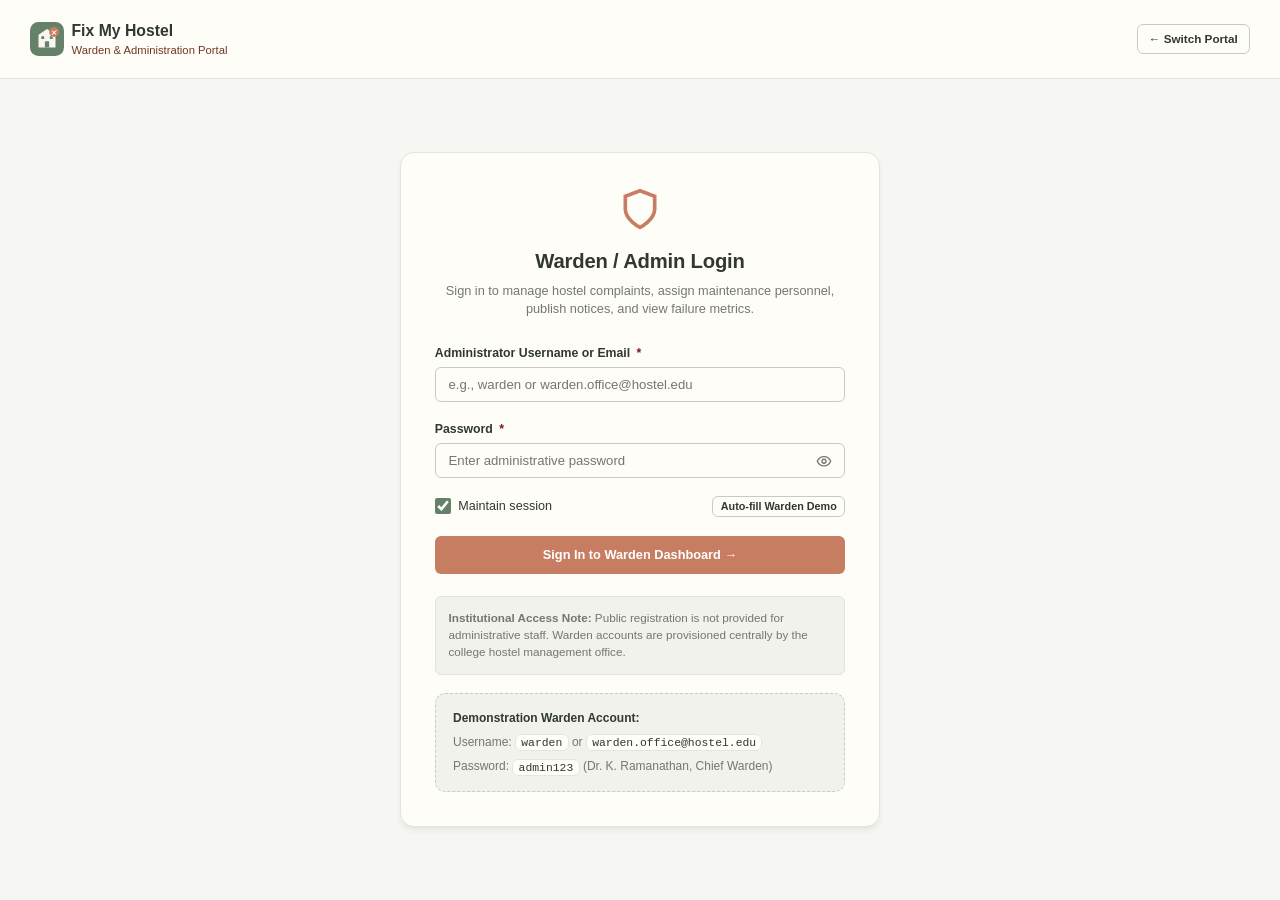
<file: analytics.html>
<!DOCTYPE html>
<html lang="en">
<head>
  <meta charset="UTF-8">
  <meta name="viewport" content="width=device-width, initial-scale=1.0">
  <title>Hostel Maintenance Analytics & Reports — Fix My Hostel</title>
  <meta name="description" content="Hostel complaint analytics, facility failure trends, category breakdowns, and CSV export.">
  <link rel="icon" type="image/svg+xml" href="assets/logo.svg">
  <link rel="stylesheet" href="css/style.css">
</head>
<body>

<div id="app-container">

  <!-- WARDEN SIDEBAR -->
  <aside class="app-sidebar" id="app-sidebar">
    <div class="sidebar-header">
      <img src="assets/logo.svg" alt="Fix My Hostel Logo" class="brand-logo" width="34" height="34">
      <div class="brand-text">
        <span class="brand-title">Fix My Hostel</span>
        <span class="brand-subtitle">Warden Administration</span>
      </div>
    </div>

    <div class="sidebar-role-indicator">
      <div class="role-tag-container">
        <span class="role-tag warden">Warden</span>
      </div>
      <span style="font-size: 0.72rem; color: var(--color-text-secondary);">Chief Warden</span>
    </div>

    <nav class="sidebar-nav">
      <div class="nav-section-title">Navigation</div>
      <ul class="nav-list">
        <li><a href="warden-dashboard.html" class="nav-item-btn"><svg viewBox="0 0 24 24" stroke="currentColor" fill="none"><path d="M12 22s8-4 8-10V5l-8-3-8 3v7c0 6 8 10 8 10z"/></svg><span>Overview</span></a></li>
        <li><a href="complaints.html" class="nav-item-btn"><svg viewBox="0 0 24 24" stroke="currentColor" fill="none"><rect width="8" height="4" x="8" y="2" rx="1" ry="1"/><path d="M16 4h2a2 2 0 0 1 2 2v14a2 2 0 0 1-2 2H6a2 2 0 0 1-2-2V6a2 2 0 0 1 2-2h2"/><line x1="8" y1="12" x2="16" y2="12"/><line x1="8" y1="16" x2="16" y2="16"/></svg><span>All Complaints</span></a></li>
        <li><a href="community.html" class="nav-item-btn"><svg viewBox="0 0 24 24" stroke="currentColor" fill="none"><path d="M16 21v-2a4 4 0 0 0-4-4H6a4 4 0 0 0-4 4v2"/><circle cx="9" cy="7" r="4"/><path d="M22 21v-2a4 4 0 0 0-3-3.87"/><path d="M16 3.13a4 4 0 0 1 0 7.75"/></svg><span>Community Issues</span></a></li>
        <li><a href="maintenance.html" class="nav-item-btn"><svg viewBox="0 0 24 24" stroke="currentColor" fill="none"><path d="M14.7 6.3a1 1 0 0 0 0 1.4l1.6 1.6a1 1 0 0 0 1.4 0l3.77-3.77a6 6 0 0 1-7.94 7.94l-6.91 6.91a2.12 2.12 0 0 1-3-3l6.91-6.91a6 6 0 0 1 7.94-7.94l-3.76 3.76z"/></svg><span>Maintenance Work</span></a></li>
        <li><a href="notices.html" class="nav-item-btn"><svg viewBox="0 0 24 24" stroke="currentColor" fill="none"><path d="m3 11 18-5v12L3 13v-2z"/><path d="M11.6 16.8a3 3 0 1 1-5.8-1.6"/></svg><span>Notices</span></a></li>
        <li><a href="analytics.html" class="nav-item-btn active"><svg viewBox="0 0 24 24" stroke="currentColor" fill="none"><path d="M3 3v18h18"/><path d="m19 9-5 5-4-4-3 3"/></svg><span>Analytics & CSV</span></a></li>
        <li><a href="emergency-contacts.html" class="nav-item-btn"><svg viewBox="0 0 24 24" stroke="currentColor" fill="none"><path d="m21.73 18-8-14a2 2 0 0 0-3.48 0l-8 14A2 2 0 0 0 4 21h16a2 2 0 0 0 1.73-3Z"/><line x1="12" y1="9" x2="12" y2="13"/><line x1="12" y1="17" x2="12.01" y2="17"/></svg><span>Emergency Contacts</span></a></li>
      </ul>
    </nav>

    <div class="sidebar-footer">
      <div class="user-quick-profile">
        <div class="user-avatar" style="background-color: var(--color-accent);">W</div>
        <div class="user-meta">
          <div class="user-meta-name" id="sidebar-warden-name">Dr. K. Ramanathan</div>
          <div class="user-meta-detail">Chief Warden</div>
        </div>
      </div>
      <button class="logout-btn" style="width: 100%; margin-top: 0.65rem; justify-content: center;" onclick="window.authManager.logout()">
        <svg viewBox="0 0 24 24" width="13" height="13" stroke="currentColor" stroke-width="2" fill="none"><path d="M9 21H5a2 2 0 0 1-2-2V5a2 2 0 0 1 2-2h4"></path><polyline points="16 17 21 12 16 7"></polyline><line x1="21" y1="12" x2="9" y2="12"></line></svg>
        <span>Logout Session</span>
      </button>
    </div>
  </aside>

  <!-- MAIN VIEW -->
  <main class="app-main">
    <header class="app-topbar">
      <div class="topbar-left">
        <button class="mobile-menu-toggle" id="mobile-menu-toggle-btn" aria-label="Toggle menu">
          <svg viewBox="0 0 24 24" width="20" height="20" stroke="currentColor" stroke-width="2" fill="none"><line x1="4" x2="20" y1="12" y2="12"/><line x1="4" x2="20" y1="6" y2="6"/><line x1="4" x2="20" y1="18" y2="18"/></svg>
        </button>
        <div class="page-breadcrumb">
          <span>Warden Administration</span>
          <span>/</span>
          <span class="current">Analytics & Reports</span>
        </div>
      </div>

      <div class="topbar-right">
        <div id="nav-user-controls" class="nav-user-controls"></div>
        <button class="btn btn-secondary btn-sm" onclick="window.storageManager.exportComplaintsToCSV()">
          <svg viewBox="0 0 24 24" width="14" height="14" stroke="currentColor" stroke-width="2" fill="none"><path d="M21 15v4a2 2 0 0 1-2 2H5a2 2 0 0 1-2-2v-4"/><polyline points="7 10 12 15 17 10"/><line x1="12" y1="15" x2="12" y2="3"/></svg>
          Export CSV
        </button>
      </div>
    </header>

    <div class="page-content-wrapper">
      <div class="page-header">
        <div class="page-header-text">
          <h1>Hostel Maintenance Analytics & Failure Metrics</h1>
          <p>Real-time metrics calculated from actual stored complaint records. Identifies recurring facility failures across hostel blocks.</p>
        </div>
        <div class="page-header-actions">
          <button class="btn btn-primary" onclick="window.storageManager.exportComplaintsToCSV()">
            Download Sanitized CSV
          </button>
        </div>
      </div>

      <!-- Metric Highlights Row -->
      <div class="metrics-summary-row">
        <div class="metric-highlight">
          <div class="metric-highlight-val" id="analytics-total">0</div>
          <div class="metric-highlight-lbl">Total Registered</div>
        </div>
        <div class="metric-highlight">
          <div class="metric-highlight-val" id="analytics-open">0</div>
          <div class="metric-highlight-lbl">Currently Open</div>
        </div>
        <div class="metric-highlight">
          <div class="metric-highlight-val" id="analytics-resolved">0</div>
          <div class="metric-highlight-lbl">Resolved</div>
        </div>
        <div class="metric-highlight">
          <div class="metric-highlight-val" id="analytics-avg-time">N/A</div>
          <div class="metric-highlight-lbl">Avg Resolution</div>
        </div>
        <div class="metric-highlight">
          <div class="metric-highlight-val" id="analytics-overdue">0</div>
          <div class="metric-highlight-lbl">Overdue Cases</div>
        </div>
        <div class="metric-highlight">
          <div class="metric-highlight-val" id="analytics-top-cat">None</div>
          <div class="metric-highlight-lbl">Top Category</div>
        </div>
      </div>

      <!-- Charts Grid (Pure CSS/HTML in Sage Green & Warm Neutrals) -->
      <div class="analytics-grid">
        <!-- 1. Category Breakdown -->
        <div class="chart-card">
          <div class="chart-card-title">
            <span>Complaints by Category</span>
            <span style="font-size: 0.75rem; color: var(--color-text-secondary);">Infrastructure load</span>
          </div>
          <div id="analytics-category-chart"></div>
        </div>

        <!-- 2. Status Distribution -->
        <div class="chart-card">
          <div class="chart-card-title">
            <span>Status Distribution</span>
            <span style="font-size: 0.75rem; color: var(--color-text-secondary);">Resolution pipeline</span>
          </div>
          <div id="analytics-status-chart"></div>
        </div>

        <!-- 3. Block Distribution -->
        <div class="chart-card">
          <div class="chart-card-title">
            <span>Complaints by Hostel Block</span>
            <span style="font-size: 0.75rem; color: var(--color-text-secondary);">Building distribution</span>
          </div>
          <div id="analytics-block-chart"></div>
        </div>

        <!-- 4. 7-Day Trend -->
        <div class="chart-card">
          <div class="chart-card-title">
            <span>7-Day Submission Volume</span>
            <span style="font-size: 0.75rem; color: var(--color-text-secondary);">Daily volume trend</span>
          </div>
          <div id="analytics-trend-chart"></div>
        </div>
      </div>

      <!-- Data Integrity & Reset Box -->
      <div class="card" style="margin-top: 1.5rem;">
        <div class="card-header">
          <h2 class="card-title">Data Administration & Reset</h2>
        </div>
        <div class="card-body" style="display: flex; justify-content: space-between; align-items: center; gap: 1rem; flex-wrap: wrap;">
          <div>
            <div style="font-weight: 700; font-size: 0.9rem; margin-bottom: 0.2rem;">Reset Demo Data</div>
            <div style="font-size: 0.8rem; color: var(--color-text-secondary);">Restore the default demonstration records across plumbing, Wi-Fi, electricity, and notices.</div>
          </div>
          <button class="btn btn-outline-danger btn-sm" onclick="window.confirmResetData()">
            Reset Demo Data
          </button>
        </div>
      </div>

    </div>
  </main>
</div>

<!-- Scripts -->
<script src="js/storage.js"></script>
<script src="js/validation.js"></script>
<script src="js/auth.js"></script>
<script src="js/app.js"></script>
<script>
  document.addEventListener('DOMContentLoaded', () => {
    // Route guard: requires warden role
    if (!window.authManager.requireAuth('warden')) return;

    window.authManager.renderNavUserControls();

    const user = window.authManager.getCurrentUser();
    if (user) {
      document.getElementById('sidebar-warden-name').textContent = user.name;
    }

    renderAnalyticsView();

    const toggleBtn = document.getElementById('mobile-menu-toggle-btn');
    const sidebar = document.getElementById('app-sidebar');
    if (toggleBtn && sidebar) {
      toggleBtn.addEventListener('click', () => sidebar.classList.toggle('mobile-open'));
    }
  });

  function renderAnalyticsView() {
    const stats = window.storageManager.getStatistics();

    // Summary numbers
    document.getElementById('analytics-total').textContent = stats.total;
    document.getElementById('analytics-open').textContent = stats.open;
    document.getElementById('analytics-resolved').textContent = stats.resolved;

    const avgEl = document.getElementById('analytics-avg-time');
    if (stats.avgResolutionHours <= 0) {
      avgEl.textContent = 'N/A';
    } else if (stats.avgResolutionHours < 24) {
      avgEl.textContent = `${stats.avgResolutionHours} hrs`;
    } else {
      avgEl.textContent = `${(stats.avgResolutionHours / 24).toFixed(1)} days`;
    }

    document.getElementById('analytics-overdue').textContent = stats.overdueCount;
    document.getElementById('analytics-top-cat').textContent = stats.topCategory !== 'None' ? `${stats.topCategory} (${stats.topCategoryCount})` : 'None';

    // 1. Category Chart
    const catContainer = document.getElementById('analytics-category-chart');
    const catEntries = Object.entries(stats.byCategory || {}).sort((a, b) => b[1] - a[1]);
    const maxCat = Math.max(...catEntries.map(e => e[1]), 1);

    if (catEntries.length === 0) {
      catContainer.innerHTML = '<p style="color: var(--color-text-muted); padding: 1.5rem; text-align: center;">No complaints recorded.</p>';
    } else {
      catContainer.innerHTML = catEntries.map(([cat, count]) => {
        const pct = Math.round((count / (stats.total || 1)) * 100);
        const wPct = Math.round((count / maxCat) * 100);
        const icon = window.app ? window.app.getCategoryIcon(cat) : '';

        return `
          <div class="bar-chart-row">
            <div class="bar-chart-label-group">
              <span style="display: inline-flex; align-items: center; gap: 0.35rem; font-weight: 600;">
                ${icon} ${Validator.escapeHtml(cat)}
              </span>
              <span><strong>${count}</strong> (${pct}%)</span>
            </div>
            <div class="bar-chart-track">
              <div class="bar-chart-fill" style="width: ${wPct}%;"></div>
            </div>
          </div>
        `;
      }).join('');
    }

    // 2. Status Chart
    const statusContainer = document.getElementById('analytics-status-chart');
    const statusItems = [
      { name: 'Submitted', color: '#74786F', count: stats.byStatus['Submitted'] || 0 },
      { name: 'Acknowledged', color: '#D97706', count: stats.byStatus['Acknowledged'] || 0 },
      { name: 'In Progress', color: '#66816A', count: stats.byStatus['In Progress'] || 0 },
      { name: 'Resolved', color: '#1E4E25', count: stats.byStatus['Resolved'] || 0 },
      { name: 'Reopened', color: '#C77D62', count: stats.byStatus['Reopened'] || 0 },
      { name: 'Overdue', color: '#B45309', count: stats.byStatus['Overdue'] || 0 }
    ].filter(i => i.count > 0);

    const maxStatus = Math.max(...statusItems.map(i => i.count), 1);
    if (statusItems.length === 0) {
      statusContainer.innerHTML = '<p style="color: var(--color-text-muted); padding: 1.5rem; text-align: center;">No status data available.</p>';
    } else {
      statusContainer.innerHTML = statusItems.map(item => {
        const pct = Math.round((item.count / (stats.total || 1)) * 100);
        const wPct = Math.round((item.count / maxStatus) * 100);

        return `
          <div class="bar-chart-row">
            <div class="bar-chart-label-group">
              <span style="display: inline-flex; align-items: center; gap: 0.4rem; font-weight: 600;">
                <span style="display: inline-block; width: 10px; height: 10px; border-radius: 50%; background-color: ${item.color};"></span>
                ${item.name}
              </span>
              <span><strong>${item.count}</strong> (${pct}%)</span>
            </div>
            <div class="bar-chart-track">
              <div class="bar-chart-fill" style="width: ${wPct}%; background-color: ${item.color};"></div>
            </div>
          </div>
        `;
      }).join('');
    }

    // 3. Block Chart
    const blkContainer = document.getElementById('analytics-block-chart');
    const blkEntries = Object.entries(stats.byBlock || {}).sort((a, b) => b[1] - a[1]);
    const maxBlk = Math.max(...blkEntries.map(e => e[1]), 1);

    if (blkEntries.length === 0) {
      blkContainer.innerHTML = '<p style="color: var(--color-text-muted); padding: 1.5rem; text-align: center;">No block data available.</p>';
    } else {
      blkContainer.innerHTML = blkEntries.map(([blk, count]) => {
        const pct = Math.round((count / (stats.total || 1)) * 100);
        const wPct = Math.round((count / maxBlk) * 100);

        return `
          <div class="bar-chart-row">
            <div class="bar-chart-label-group">
              <span style="font-weight: 600;">${Validator.escapeHtml(blk)}</span>
              <span><strong>${count}</strong> (${pct}%)</span>
            </div>
            <div class="bar-chart-track">
              <div class="bar-chart-fill terracotta" style="width: ${wPct}%;"></div>
            </div>
          </div>
        `;
      }).join('');
    }

    // 4. 7-Day Trend Chart
    const trendContainer = document.getElementById('analytics-trend-chart');
    const complaints = window.storageManager.getComplaints();

    const daysMap = {};
    const dayLabels = [];
    for (let i = 6; i >= 0; i--) {
      const d = new Date();
      d.setDate(d.getDate() - i);
      const key = d.toISOString().slice(0, 10);
      const lbl = d.toLocaleDateString(undefined, { weekday: 'short', month: 'numeric', day: 'numeric' });
      daysMap[key] = 0;
      dayLabels.push({ key, label: lbl });
    }

    complaints.forEach(c => {
      const cDate = c.createdAt ? c.createdAt.slice(0, 10) : '';
      if (daysMap[cDate] !== undefined) daysMap[cDate]++;
    });

    const maxTrend = Math.max(...Object.values(daysMap), 1);
    trendContainer.innerHTML = `
      <div style="display: flex; align-items: flex-end; justify-content: space-between; gap: 0.5rem; height: 160px; padding-top: 1rem; border-bottom: 1px solid var(--color-border); margin-bottom: 0.75rem;">
        ${dayLabels.map(item => {
          const count = daysMap[item.key] || 0;
          const hPct = Math.max(12, Math.round((count / maxTrend) * 100));

          return `
            <div style="flex: 1; display: flex; flex-direction: column; align-items: center; justify-content: flex-end; height: 100%;">
              <span style="font-size: 0.72rem; font-weight: 700; color: var(--color-text-main); margin-bottom: 0.25rem;">
                ${count}
              </span>
              <div style="width: 100%; max-width: 38px; height: ${hPct}%; background-color: var(--color-primary); border-radius: var(--radius-sm) var(--radius-sm) 0 0; transition: height 0.3s ease;"></div>
            </div>
          `;
        }).join('')}
      </div>
      <div style="display: flex; justify-content: space-between; font-size: 0.7rem; color: var(--color-text-secondary);">
        ${dayLabels.map(i => `<div style="flex: 1; text-align: center;">${i.label}</div>`).join('')}
      </div>
    `;
  }

  window.confirmResetData = function() {
    if (confirm("Reset demo data to default records? All newly added complaints will be restored to default demo state.")) {
      window.storageManager.resetDemoData();
      alert("Demo data restored.");
      location.reload();
    }
  };
</script>
</body>
</html>
</file>
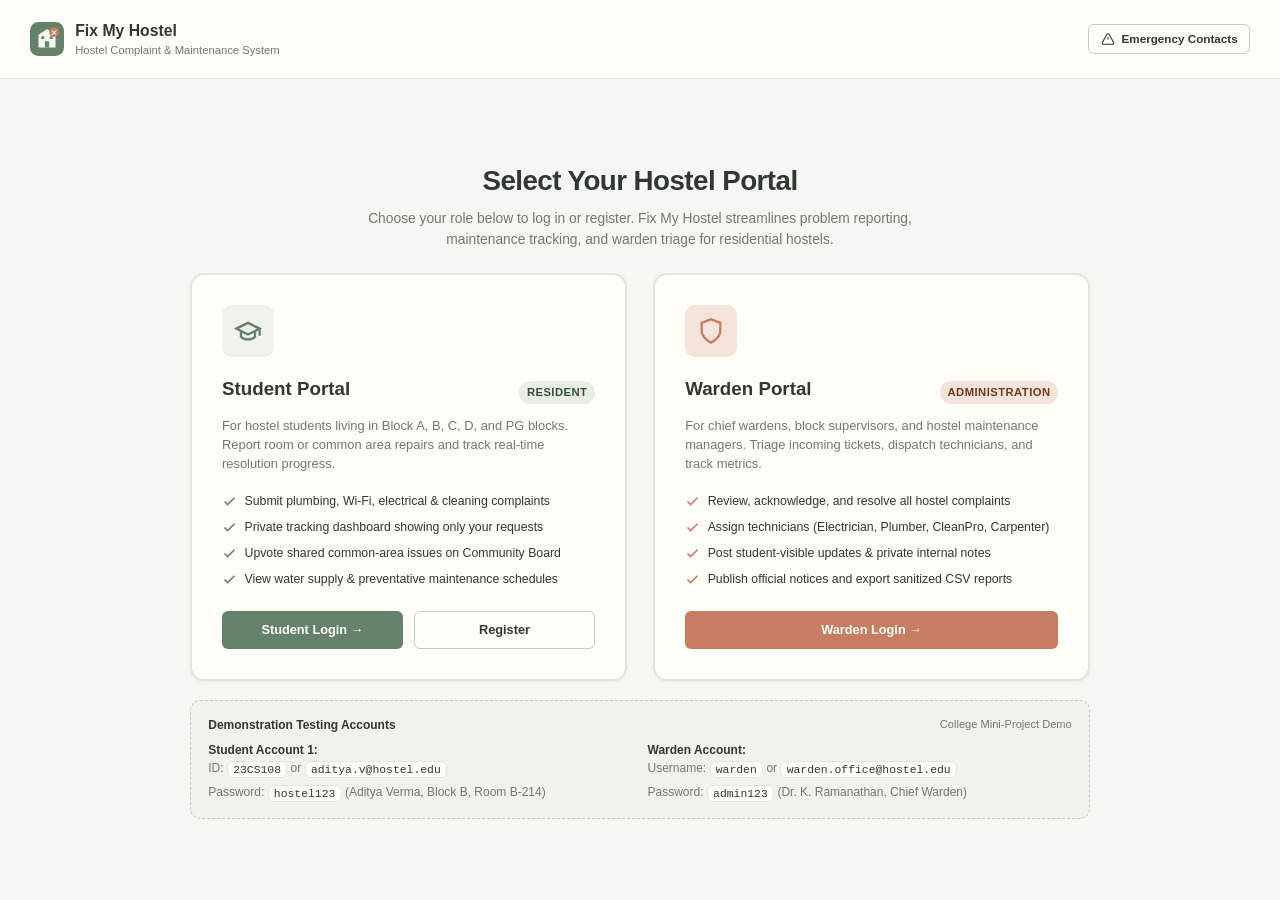
<file: community.html>
<!DOCTYPE html>
<html lang="en">
<head>
  <meta charset="UTF-8">
  <meta name="viewport" content="width=device-width, initial-scale=1.0">
  <title>Community Issues Board — Fix My Hostel</title>
  <meta name="description" content="Hostel common-area issues and community upvoting board.">
  <link rel="icon" type="image/svg+xml" href="assets/logo.svg">
  <link rel="stylesheet" href="css/style.css">
</head>
<body>

<div id="app-container">

  <!-- DYNAMIC SIDEBAR -->
  <aside class="app-sidebar" id="app-sidebar">
    <div class="sidebar-header">
      <img src="assets/logo.svg" alt="Fix My Hostel Logo" class="brand-logo" width="34" height="34">
      <div class="brand-text">
        <span class="brand-title">Fix My Hostel</span>
        <span class="brand-subtitle" id="sidebar-portal-subtitle">Community Board</span>
      </div>
    </div>

    <div class="sidebar-role-indicator" id="sidebar-role-indicator"></div>

    <nav class="sidebar-nav">
      <div class="nav-section-title">Navigation</div>
      <ul class="nav-list" id="sidebar-nav-links"></ul>
    </nav>

    <div class="sidebar-footer">
      <div class="user-quick-profile" id="sidebar-profile-snippet"></div>
      <button class="logout-btn" style="width: 100%; margin-top: 0.65rem; justify-content: center;" onclick="window.authManager.logout()">
        <svg viewBox="0 0 24 24" width="13" height="13" stroke="currentColor" stroke-width="2" fill="none"><path d="M9 21H5a2 2 0 0 1-2-2V5a2 2 0 0 1 2-2h4"></path><polyline points="16 17 21 12 16 7"></polyline><line x1="21" y1="12" x2="9" y2="12"></line></svg>
        <span>Logout Session</span>
      </button>
    </div>
  </aside>

  <!-- MAIN VIEW -->
  <main class="app-main">
    <header class="app-topbar">
      <div class="topbar-left">
        <button class="mobile-menu-toggle" id="mobile-menu-toggle-btn" aria-label="Toggle menu">
          <svg viewBox="0 0 24 24" width="20" height="20" stroke="currentColor" stroke-width="2" fill="none"><line x1="4" x2="20" y1="12" y2="12"/><line x1="4" x2="20" y1="6" y2="6"/><line x1="4" x2="20" y1="18" y2="18"/></svg>
        </button>
        <div class="page-breadcrumb">
          <span id="breadcrumb-portal-name">Portal</span>
          <span>/</span>
          <span class="current">Community Issues</span>
        </div>
      </div>

      <div class="topbar-right">
        <div id="nav-user-controls" class="nav-user-controls"></div>
        <a href="complaints.html" class="btn btn-secondary btn-sm">All Complaints</a>
      </div>
    </header>

    <div class="page-content-wrapper">
      <div class="page-header">
        <div class="page-header-text">
          <h1>Community Issues Board</h1>
          <p>Shared hostel problems in common washrooms, water coolers, corridors, and study halls. Upvote recurring problems to help administration prioritize shared facilities.</p>
        </div>
        <div class="page-header-actions" id="community-actions">
          <a href="complaints.html?action=new" class="btn btn-primary btn-sm">+ Report Common Issue</a>
        </div>
      </div>

      <div class="demo-banner">
        <div class="demo-banner-content">
          <svg viewBox="0 0 24 24" width="16" height="16" stroke="currentColor" stroke-width="2" fill="none"><circle cx="12" cy="12" r="10"/><line x1="12" y1="16" x2="12" y2="12"/><line x1="12" y1="8" x2="12.01" y2="8"/></svg>
          <span><strong>Safe Community Visibility:</strong> Sensitive student contact information, room numbers of private rooms, and internal management notes are strictly omitted from this board.</span>
        </div>
      </div>

      <!-- Community Grid -->
      <div class="community-grid" id="community-cards-grid">
        <!-- Injected dynamically -->
      </div>
    </div>
  </main>
</div>

<div id="toast-container" aria-live="polite"></div>

<!-- Scripts -->
<script src="js/storage.js"></script>
<script src="js/validation.js"></script>
<script src="js/auth.js"></script>
<script src="js/app.js"></script>
<script>
  let currentUser = null;
  let currentRole = null;

  document.addEventListener('DOMContentLoaded', () => {
    if (!window.authManager.isAuthenticated()) {
      window.location.href = 'login-selection.html';
      return;
    }

    currentUser = window.authManager.getCurrentUser();
    currentRole = window.authManager.getRole();

    setupSidebar();
    renderCommunityIssues();
  });

  function setupSidebar() {
    window.authManager.renderNavUserControls();

    const portalSubtitle = document.getElementById('sidebar-portal-subtitle');
    const roleIndicator = document.getElementById('sidebar-role-indicator');
    const navLinks = document.getElementById('sidebar-nav-links');
    const profileSnippet = document.getElementById('sidebar-profile-snippet');

    if (currentRole === 'warden') {
      portalSubtitle.textContent = 'Warden Administration';
      document.getElementById('breadcrumb-portal-name').textContent = 'Warden';
      roleIndicator.innerHTML = `<span class="role-tag warden">Warden</span>`;
      navLinks.innerHTML = `
        <li><a href="warden-dashboard.html" class="nav-item-btn"><svg viewBox="0 0 24 24" stroke="currentColor" fill="none"><path d="M12 22s8-4 8-10V5l-8-3-8 3v7c0 6 8 10 8 10z"/></svg><span>Overview</span></a></li>
        <li><a href="complaints.html" class="nav-item-btn"><svg viewBox="0 0 24 24" stroke="currentColor" fill="none"><rect width="8" height="4" x="8" y="2" rx="1" ry="1"/><path d="M16 4h2a2 2 0 0 1 2 2v14a2 2 0 0 1-2 2H6a2 2 0 0 1-2-2V6a2 2 0 0 1 2-2h2"/><line x1="8" y1="12" x2="16" y2="12"/><line x1="8" y1="16" x2="16" y2="16"/></svg><span>All Complaints</span></a></li>
        <li><a href="community.html" class="nav-item-btn active"><svg viewBox="0 0 24 24" stroke="currentColor" fill="none"><path d="M16 21v-2a4 4 0 0 0-4-4H6a4 4 0 0 0-4 4v2"/><circle cx="9" cy="7" r="4"/><path d="M22 21v-2a4 4 0 0 0-3-3.87"/><path d="M16 3.13a4 4 0 0 1 0 7.75"/></svg><span>Community Issues</span></a></li>
        <li><a href="maintenance.html" class="nav-item-btn"><svg viewBox="0 0 24 24" stroke="currentColor" fill="none"><path d="M14.7 6.3a1 1 0 0 0 0 1.4l1.6 1.6a1 1 0 0 0 1.4 0l3.77-3.77a6 6 0 0 1-7.94 7.94l-6.91 6.91a2.12 2.12 0 0 1-3-3l6.91-6.91a6 6 0 0 1 7.94-7.94l-3.76 3.76z"/></svg><span>Maintenance Work</span></a></li>
        <li><a href="notices.html" class="nav-item-btn"><svg viewBox="0 0 24 24" stroke="currentColor" fill="none"><path d="m3 11 18-5v12L3 13v-2z"/><path d="M11.6 16.8a3 3 0 1 1-5.8-1.6"/></svg><span>Notices</span></a></li>
        <li><a href="analytics.html" class="nav-item-btn"><svg viewBox="0 0 24 24" stroke="currentColor" fill="none"><path d="M3 3v18h18"/><path d="m19 9-5 5-4-4-3 3"/></svg><span>Analytics & CSV</span></a></li>
        <li><a href="emergency-contacts.html" class="nav-item-btn"><svg viewBox="0 0 24 24" stroke="currentColor" fill="none"><path d="m21.73 18-8-14a2 2 0 0 0-3.48 0l-8 14A2 2 0 0 0 4 21h16a2 2 0 0 0 1.73-3Z"/><line x1="12" y1="9" x2="12" y2="13"/><line x1="12" y1="17" x2="12.01" y2="17"/></svg><span>Emergency Contacts</span></a></li>
      `;
      profileSnippet.innerHTML = `
        <div class="user-avatar" style="background-color: var(--color-accent);">W</div>
        <div class="user-meta">
          <div class="user-meta-name">${currentUser.name}</div>
          <div class="user-meta-detail">Chief Warden</div>
        </div>
      `;
    } else {
      portalSubtitle.textContent = 'Student Portal';
      document.getElementById('breadcrumb-portal-name').textContent = 'Student';
      roleIndicator.innerHTML = `<span class="role-tag student">Student</span>`;
      navLinks.innerHTML = `
        <li><a href="student-dashboard.html" class="nav-item-btn"><svg viewBox="0 0 24 24" stroke="currentColor" fill="none"><rect width="7" height="9" x="3" y="3" rx="1"/><rect width="7" height="5" x="14" y="3" rx="1"/><rect width="7" height="9" x="14" y="12" rx="1"/><rect width="7" height="5" x="3" y="16" rx="1"/></svg><span>Dashboard</span></a></li>
        <li><a href="complaints.html?action=new" class="nav-item-btn"><svg viewBox="0 0 24 24" stroke="currentColor" fill="none"><path d="M14 2H6a2 2 0 0 0-2 2v16a2 2 0 0 0 2 2h12a2 2 0 0 0 2-2V8z"/><polyline points="14 2 14 8 20 8"/><line x1="12" y1="18" x2="12" y2="12"/><line x1="9" y1="15" x2="15" y2="15"/></svg><span>Report an Issue</span></a></li>
        <li><a href="complaints.html" class="nav-item-btn"><svg viewBox="0 0 24 24" stroke="currentColor" fill="none"><rect width="8" height="4" x="8" y="2" rx="1" ry="1"/><path d="M16 4h2a2 2 0 0 1 2 2v14a2 2 0 0 1-2 2H6a2 2 0 0 1-2-2V6a2 2 0 0 1 2-2h2"/><path d="M12 11h4"/><path d="M12 16h4"/><path d="M8 11h.01"/><path d="M8 16h.01"/></svg><span>My Complaints</span></a></li>
        <li><a href="community.html" class="nav-item-btn active"><svg viewBox="0 0 24 24" stroke="currentColor" fill="none"><path d="M16 21v-2a4 4 0 0 0-4-4H6a4 4 0 0 0-4 4v2"/><circle cx="9" cy="7" r="4"/><path d="M22 21v-2a4 4 0 0 0-3-3.87"/><path d="M16 3.13a4 4 0 0 1 0 7.75"/></svg><span>Community Issues</span></a></li>
        <li><a href="maintenance.html" class="nav-item-btn"><svg viewBox="0 0 24 24" stroke="currentColor" fill="none"><path d="M14.7 6.3a1 1 0 0 0 0 1.4l1.6 1.6a1 1 0 0 0 1.4 0l3.77-3.77a6 6 0 0 1-7.94 7.94l-6.91 6.91a2.12 2.12 0 0 1-3-3l6.91-6.91a6 6 0 0 1 7.94-7.94l-3.76 3.76z"/></svg><span>Maintenance Work</span></a></li>
        <li><a href="notices.html" class="nav-item-btn"><svg viewBox="0 0 24 24" stroke="currentColor" fill="none"><path d="m3 11 18-5v12L3 13v-2z"/><path d="M11.6 16.8a3 3 0 1 1-5.8-1.6"/></svg><span>Notices & Schedule</span></a></li>
        <li><a href="emergency-contacts.html" class="nav-item-btn"><svg viewBox="0 0 24 24" stroke="currentColor" fill="none"><path d="m21.73 18-8-14a2 2 0 0 0-3.48 0l-8 14A2 2 0 0 0 4 21h16a2 2 0 0 0 1.73-3Z"/><line x1="12" y1="9" x2="12" y2="13"/><line x1="12" y1="17" x2="12.01" y2="17"/></svg><span>Emergency Contacts</span></a></li>
      `;
      profileSnippet.innerHTML = `
        <div class="user-avatar">S</div>
        <div class="user-meta">
          <div class="user-meta-name">${currentUser.name}</div>
          <div class="user-meta-detail">${currentUser.room}</div>
        </div>
      `;
    }

    const toggleBtn = document.getElementById('mobile-menu-toggle-btn');
    const sidebar = document.getElementById('app-sidebar');
    if (toggleBtn && sidebar) {
      toggleBtn.addEventListener('click', () => sidebar.classList.toggle('mobile-open'));
    }
  }

  function renderCommunityIssues() {
    const container = document.getElementById('community-cards-grid');
    // Eligible issues: common area issues or issues with upvotes
    const issues = window.storageManager.getComplaints().filter(c => c.isCommonArea || (c.upvotes && c.upvotes > 1));
    const votedIds = window.storageManager.getVotedIds();

    if (issues.length === 0) {
      container.innerHTML = `
        <div class="empty-state" style="grid-column: 1 / -1;">
          <div class="empty-state-title">No Common Area Issues Reported</div>
          <div class="empty-state-desc">When students report issues in corridors, washrooms, or water coolers, they will appear here.</div>
        </div>
      `;
      return;
    }

    container.innerHTML = issues.map(c => {
      const hasVoted = votedIds.includes(c.id);
      const statusKey = c.status.toLowerCase().replace(/\s+/g, '');
      const statusIcon = window.app ? window.app.getStatusIcon(c.status) : '';
      const categoryIcon = window.app ? window.app.getCategoryIcon(c.category) : '';

      return `
        <div class="community-card">
          <div class="community-card-header">
            <div style="flex: 1; min-width: 0;">
              <div style="display: flex; gap: 0.5rem; align-items: center; margin-bottom: 0.35rem; flex-wrap: wrap;">
                <span class="category-pill">${categoryIcon} ${Validator.escapeHtml(c.category)}</span>
                <span class="badge badge-status-${statusKey}">${statusIcon} ${c.status}</span>
              </div>
              <h3 style="font-size: 1rem; font-weight: 700; color: var(--color-text-main); margin-bottom: 0.25rem;">
                ${Validator.escapeHtml(c.title)}
              </h3>
              <div style="font-size: 0.76rem; color: var(--color-text-secondary);">
                ${Validator.escapeHtml(c.block)} · ${Validator.escapeHtml(c.room || c.floor)}
              </div>
            </div>
            <div class="community-votes-col">
              <button class="upvote-btn ${hasVoted ? 'has-voted' : ''}" 
                      onclick="window.toggleVote('${c.id}')"
                      title="${hasVoted ? 'Remove upvote' : 'Upvote issue'}">
                <svg viewBox="0 0 24 24" width="16" height="16" stroke="currentColor" stroke-width="2.5" fill="none"><polyline points="18 15 12 9 6 15"/></svg>
                <span class="upvote-count">${c.upvotes || 0}</span>
              </button>
            </div>
          </div>
          <p style="font-size: 0.84rem; color: var(--color-text-secondary); line-height: 1.45; margin-bottom: 0.85rem; flex: 1;">
            ${Validator.escapeHtml(c.description)}
          </p>
          <div style="display: flex; justify-content: space-between; align-items: center; font-size: 0.74rem; color: var(--color-text-muted); border-top: 1px solid var(--color-border-subtle); padding-top: 0.6rem;">
            <span>Ticket: <strong style="font-family: var(--font-mono);">${c.id}</strong></span>
            <a href="complaint-details.html?id=${c.id}" style="font-weight: 600;">View Details &rarr;</a>
          </div>
        </div>
      `;
    }).join('');
  }

  window.toggleVote = function(complaintId) {
    const studentId = currentUser ? currentUser.id : 'demo_user';
    const res = window.storageManager.toggleVote(complaintId, studentId);
    if (window.app) {
      window.app.showToast(res.voted ? `Upvoted ${complaintId}` : `Removed vote from ${complaintId}`, "info");
    }
    renderCommunityIssues();
  };
</script>
</body>
</html>
</file>
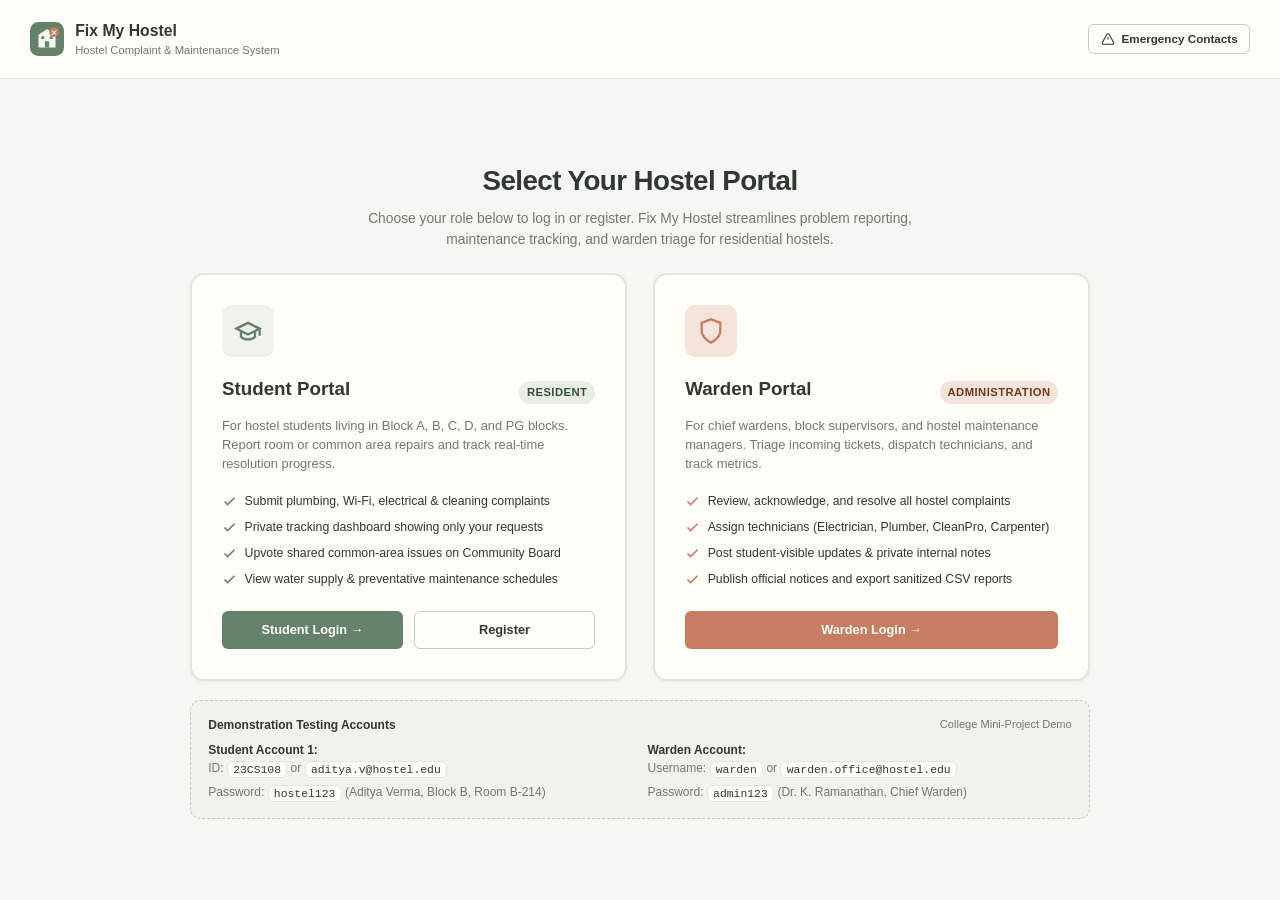
<file: complaint-details.html>
<!DOCTYPE html>
<html lang="en">
<head>
  <meta charset="UTF-8">
  <meta name="viewport" content="width=device-width, initial-scale=1.0">
  <title>Complaint Details & Timeline — Fix My Hostel</title>
  <meta name="description" content="View detailed facility complaint progress, public updates, and audit timeline.">
  <link rel="icon" type="image/svg+xml" href="assets/logo.svg">
  <link rel="stylesheet" href="css/style.css">
</head>
<body>

<div id="app-container">

  <!-- SIDEBAR -->
  <aside class="app-sidebar" id="app-sidebar">
    <div class="sidebar-header">
      <img src="assets/logo.svg" alt="Fix My Hostel Logo" class="brand-logo" width="34" height="34">
      <div class="brand-text">
        <span class="brand-title">Fix My Hostel</span>
        <span class="brand-subtitle" id="sidebar-role-title">Details View</span>
      </div>
    </div>

    <div class="sidebar-role-indicator" id="sidebar-role-indicator">
      <!-- Injected -->
    </div>

    <nav class="sidebar-nav">
      <div class="nav-section-title">Navigation</div>
      <ul class="nav-list" id="sidebar-nav-links">
        <!-- Injected -->
      </ul>
    </nav>

    <div class="sidebar-footer">
      <div class="user-quick-profile" id="sidebar-profile-snippet"></div>
      <button class="logout-btn" style="width: 100%; margin-top: 0.65rem; justify-content: center;" onclick="window.authManager.logout()">
        <svg viewBox="0 0 24 24" width="13" height="13" stroke="currentColor" stroke-width="2" fill="none"><path d="M9 21H5a2 2 0 0 1-2-2V5a2 2 0 0 1 2-2h4"></path><polyline points="16 17 21 12 16 7"></polyline><line x1="21" y1="12" x2="9" y2="12"></line></svg>
        <span>Logout Session</span>
      </button>
    </div>
  </aside>

  <!-- MAIN VIEW -->
  <main class="app-main">
    <header class="app-topbar">
      <div class="topbar-left">
        <button class="mobile-menu-toggle" id="mobile-menu-toggle-btn" aria-label="Toggle menu">
          <svg viewBox="0 0 24 24" width="20" height="20" stroke="currentColor" stroke-width="2" fill="none"><line x1="4" x2="20" y1="12" y2="12"/><line x1="4" x2="20" y1="6" y2="6"/><line x1="4" x2="20" y1="18" y2="18"/></svg>
        </button>
        <div class="page-breadcrumb">
          <a href="complaints.html" style="color: var(--color-text-secondary); text-decoration: none;">Complaints</a>
          <span>/</span>
          <span class="current" id="breadcrumb-complaint-id">Details</span>
        </div>
      </div>

      <div class="topbar-right">
        <div id="nav-user-controls" class="nav-user-controls"></div>
        <a href="complaints.html" class="btn btn-secondary btn-sm">&larr; Back to Complaints</a>
      </div>
    </header>

    <div class="page-content-wrapper" style="max-width: 960px;">

      <div id="complaint-not-found-view" style="display: none;" class="card">
        <div class="card-body empty-state">
          <div class="empty-state-title">Complaint Not Found</div>
          <div class="empty-state-desc">The complaint ticket ID does not exist in local records.</div>
          <a href="complaints.html" class="btn btn-primary btn-sm">Return to Complaints List</a>
        </div>
      </div>

      <div id="complaint-details-container">
        <!-- Header Card -->
        <div class="card" style="margin-bottom: 1.25rem;">
          <div class="card-body">
            <div style="display: flex; justify-content: space-between; align-items: flex-start; gap: 1rem; flex-wrap: wrap; margin-bottom: 0.85rem;">
              <div>
                <div style="display: flex; align-items: center; gap: 0.5rem; margin-bottom: 0.35rem;">
                  <span class="complaint-id-tag" id="detail-id" style="font-size: 0.95rem;">FMH-2026-0000</span>
                  <span style="font-size: 0.8rem; color: var(--color-text-secondary);" id="detail-created-date"></span>
                </div>
                <h1 style="font-size: 1.35rem; font-weight: 700; color: var(--color-text-main); margin-bottom: 0.25rem;" id="detail-title">Loading...</h1>
                <div style="font-size: 0.82rem; color: var(--color-text-secondary);" id="detail-submitted-by"></div>
              </div>

              <div style="display: flex; gap: 0.5rem; align-items: center; flex-wrap: wrap;">
                <span id="detail-priority-badge" class="badge"></span>
                <span id="detail-status-badge" class="badge"></span>
              </div>
            </div>

            <!-- Metadata Grid -->
            <div style="display: grid; grid-template-columns: repeat(auto-fit, minmax(200px, 1fr)); gap: 0.85rem; background-color: var(--color-bg-subtle); padding: 1rem; border-radius: var(--radius-sm); border: 1px solid var(--color-border); font-size: 0.82rem;">
              <div><strong>Category:</strong> <span id="detail-category"></span></div>
              <div><strong>Location:</strong> <span id="detail-location"></span></div>
              <div><strong>Assigned To:</strong> <span id="detail-assigned">Unassigned</span></div>
              <div><strong>Est. Completion:</strong> <span id="detail-est-time">Pending</span></div>
            </div>
          </div>
        </div>

        <!-- Description & Attached Photo Card -->
        <div class="card" style="margin-bottom: 1.25rem;">
          <div class="card-header">
            <h2 class="card-title">Issue Description</h2>
          </div>
          <div class="card-body">
            <p id="detail-description" style="font-size: 0.9rem; line-height: 1.6; color: var(--color-text-main); white-space: pre-wrap; margin-bottom: 1rem;"></p>
            <div id="detail-photo-container" style="display: none;">
              <h3 style="font-size: 0.82rem; font-weight: 700; color: var(--color-text-secondary); margin-bottom: 0.45rem;">Attached Photo</h3>
              <img id="detail-photo-img" src="" alt="Complaint photo" style="max-width: 100%; max-height: 280px; border-radius: var(--radius-sm); border: 1px solid var(--color-border); object-fit: contain;">
            </div>
          </div>
        </div>

        <!-- Resolution Notes Box (when resolved) -->
        <div id="detail-resolution-card" class="card" style="display: none; border-left: 4px solid #1E4E25; background-color: var(--status-resolved-bg); margin-bottom: 1.25rem;">
          <div class="card-body">
            <h3 style="font-size: 0.95rem; font-weight: 700; color: var(--status-resolved-text); margin-bottom: 0.35rem;">
              Official Resolution Notes
            </h3>
            <div id="detail-resolution-text" style="font-size: 0.85rem; color: var(--status-resolved-text); line-height: 1.5;"></div>
            <div id="detail-resolved-at" style="font-size: 0.75rem; color: var(--status-resolved-text); margin-top: 0.5rem; opacity: 0.85;"></div>
          </div>
        </div>

        <!-- Warden Management Actions Bar (Shown ONLY to Warden) -->
        <div id="warden-actions-card" class="card" style="display: none; border: 1px solid var(--color-accent); margin-bottom: 1.25rem;">
          <div class="card-header" style="background-color: var(--color-bg-subtle);">
            <div class="card-title-group">
              <h2 class="card-title" style="color: var(--color-accent-dark);">Warden Management Controls</h2>
              <span class="card-subtitle">Update complaint lifecycle status and assign maintenance staff</span>
            </div>
          </div>
          <div class="card-body">
            <div class="form-row">
              <div class="form-group">
                <label for="action-status-select" class="form-label">Update Status</label>
                <select id="action-status-select" class="form-control">
                  <option value="Submitted">Submitted (Under Review)</option>
                  <option value="Acknowledged">Acknowledged (Verified)</option>
                  <option value="In Progress">In Progress (Work Assigned)</option>
                  <option value="Resolved">Resolved (Work Completed)</option>
                  <option value="Reopened">Reopened</option>
                  <option value="Overdue">Overdue</option>
                </select>
              </div>

              <div class="form-group">
                <label for="action-staff-select" class="form-label">Assign Technician</label>
                <select id="action-staff-select" class="form-control">
                  <option value="">-- Unassigned --</option>
                  <option value="Ramu (Electrician)">Ramu (Electrician)</option>
                  <option value="Sunder (Plumbing & Heating)">Sunder (Plumbing & Heating)</option>
                  <option value="Mohan (Carpentry & Hardware)">Mohan (Carpentry & Hardware)</option>
                  <option value="CleanPro Sanitation Team">CleanPro Sanitation Team</option>
                  <option value="Campus IT Network Team">Campus IT Network Team</option>
                  <option value="Security Desk Guard">Security Desk Guard</option>
                  <option value="Civil Mason Team">Civil Mason Team</option>
                </select>
              </div>
            </div>

            <div class="form-group">
              <label for="action-est-time" class="form-label">Estimated Completion</label>
              <input type="text" id="action-est-time" class="form-control" placeholder="e.g., Today 4:00 PM, Tomorrow afternoon">
            </div>

            <!-- Mandatory Resolution Notes when resolving -->
            <div class="form-group" id="action-resolution-group" style="display: none; background: #FFFDF8; padding: 0.85rem; border-radius: var(--radius-sm); border: 1px solid var(--color-border);">
              <label for="action-resolution-notes" class="form-label">Resolution Notes <span class="required-star">*</span> (Mandatory when resolving)</label>
              <textarea id="action-resolution-notes" class="form-control" rows="3" placeholder="Describe the repairs performed, replaced components, and verification..."></textarea>
            </div>

            <div class="form-group">
              <label for="action-public-note" class="form-label">Public Note for Student (Optional)</label>
              <input type="text" id="action-public-note" class="form-control" placeholder="e.g., Plumber dispatched with spare valve">
            </div>

            <div style="display: flex; gap: 0.75rem; justify-content: flex-end; align-items: center; margin-top: 1rem;">
              <button class="btn btn-secondary btn-sm" onclick="window.promptAddInternalNote()">+ Add Private Note</button>
              <button class="btn btn-primary" id="btn-save-warden-action">Save Changes &rarr;</button>
            </div>
          </div>
        </div>

        <!-- Student Reopen Bar (Shown ONLY to Student if Resolved) -->
        <div id="student-reopen-card" class="card" style="display: none; background-color: var(--color-bg-subtle); margin-bottom: 1.25rem;">
          <div class="card-body" style="display: flex; align-items: center; justify-content: space-between; gap: 1rem; flex-wrap: wrap;">
            <div>
              <h3 style="font-size: 0.92rem; font-weight: 700; color: var(--color-text-main); margin-bottom: 0.2rem;">Has this issue not been resolved?</h3>
              <p style="font-size: 0.8rem; color: var(--color-text-secondary);">If the problem persists or has recurred, you can request reopening of this complaint.</p>
            </div>
            <button class="btn btn-accent btn-sm" onclick="window.promptStudentReopen()">
              <svg viewBox="0 0 24 24" width="14" height="14" stroke="currentColor" stroke-width="2" fill="none"><path d="M3 12a9 9 0 1 0 9-9 9.75 9.75 0 0 0-6.74 2.74L3 8"/><path d="M3 3v5h5"/></svg>
              Reopen Complaint
            </button>
          </div>
        </div>

        <!-- Public Progress Updates Stream -->
        <div class="card" style="margin-bottom: 1.25rem;">
          <div class="card-header">
            <h2 class="card-title">Public Progress Updates</h2>
          </div>
          <div class="card-body" id="detail-public-updates"></div>
        </div>

        <!-- Internal Notes Card (Warden ONLY) -->
        <div id="warden-internal-notes-card" class="card" style="display: none; border: 1px dashed var(--color-accent); margin-bottom: 1.25rem;">
          <div class="card-header" style="background-color: #FFFDF5;">
            <div class="card-title-group">
              <h2 class="card-title" style="color: var(--color-accent-dark); font-size: 0.95rem;">
                Internal Warden Notes (Confidential)
              </h2>
              <span class="card-subtitle">These management notes are hidden from hostel students.</span>
            </div>
            <button class="btn btn-secondary btn-sm" onclick="window.promptAddInternalNote()">+ Add Note</button>
          </div>
          <div class="card-body" id="detail-internal-notes"></div>
        </div>

        <!-- Full Audit Timeline -->
        <div class="card">
          <div class="card-header">
            <h2 class="card-title">Complete Audit Timeline</h2>
          </div>
          <div class="card-body">
            <div class="timeline" id="detail-timeline"></div>
          </div>
        </div>
      </div>

    </div>
  </main>
</div>

<div id="toast-container" aria-live="polite"></div>

<!-- Scripts -->
<script src="js/storage.js"></script>
<script src="js/validation.js"></script>
<script src="js/auth.js"></script>
<script src="js/app.js"></script>
<script>
  let activeComplaint = null;
  let currentUser = null;
  let currentRole = null;

  document.addEventListener('DOMContentLoaded', () => {
    if (!window.authManager.isAuthenticated()) {
      window.location.href = 'login-selection.html';
      return;
    }

    currentUser = window.authManager.getCurrentUser();
    currentRole = window.authManager.getRole();

    setupSidebar();

    const params = new URLSearchParams(window.location.search);
    const id = params.get('id');

    if (!id) {
      showNotFound();
      return;
    }

    activeComplaint = window.storageManager.getComplaintById(id);
    if (!activeComplaint) {
      showNotFound();
      return;
    }

    renderComplaintDetails(activeComplaint);
  });

  function showNotFound() {
    document.getElementById('complaint-not-found-view').style.display = 'block';
    document.getElementById('complaint-details-container').style.display = 'none';
  }

  function setupSidebar() {
    window.authManager.renderNavUserControls();

    const roleTag = document.getElementById('sidebar-role-indicator');
    const roleTitle = document.getElementById('sidebar-role-title');
    const navLinks = document.getElementById('sidebar-nav-links');
    const profileSnippet = document.getElementById('sidebar-profile-snippet');

    if (currentRole === 'warden') {
      roleTitle.textContent = 'Warden Administration';
      roleTag.innerHTML = `<span class="role-tag warden">Warden</span>`;
      navLinks.innerHTML = `
        <li><a href="warden-dashboard.html" class="nav-item-btn"><svg viewBox="0 0 24 24" stroke="currentColor" fill="none"><path d="M12 22s8-4 8-10V5l-8-3-8 3v7c0 6 8 10 8 10z"/></svg><span>Overview</span></a></li>
        <li><a href="complaints.html" class="nav-item-btn active"><svg viewBox="0 0 24 24" stroke="currentColor" fill="none"><rect width="8" height="4" x="8" y="2" rx="1" ry="1"/><path d="M16 4h2a2 2 0 0 1 2 2v14a2 2 0 0 1-2 2H6a2 2 0 0 1-2-2V6a2 2 0 0 1 2-2h2"/><line x1="8" y1="12" x2="16" y2="12"/><line x1="8" y1="16" x2="16" y2="16"/></svg><span>All Complaints</span></a></li>
        <li><a href="community.html" class="nav-item-btn"><svg viewBox="0 0 24 24" stroke="currentColor" fill="none"><path d="M16 21v-2a4 4 0 0 0-4-4H6a4 4 0 0 0-4 4v2"/><circle cx="9" cy="7" r="4"/><path d="M22 21v-2a4 4 0 0 0-3-3.87"/><path d="M16 3.13a4 4 0 0 1 0 7.75"/></svg><span>Community Issues</span></a></li>
        <li><a href="maintenance.html" class="nav-item-btn"><svg viewBox="0 0 24 24" stroke="currentColor" fill="none"><path d="M14.7 6.3a1 1 0 0 0 0 1.4l1.6 1.6a1 1 0 0 0 1.4 0l3.77-3.77a6 6 0 0 1-7.94 7.94l-6.91 6.91a2.12 2.12 0 0 1-3-3l6.91-6.91a6 6 0 0 1 7.94-7.94l-3.76 3.76z"/></svg><span>Maintenance Work</span></a></li>
        <li><a href="notices.html" class="nav-item-btn"><svg viewBox="0 0 24 24" stroke="currentColor" fill="none"><path d="m3 11 18-5v12L3 13v-2z"/><path d="M11.6 16.8a3 3 0 1 1-5.8-1.6"/></svg><span>Notices</span></a></li>
        <li><a href="analytics.html" class="nav-item-btn"><svg viewBox="0 0 24 24" stroke="currentColor" fill="none"><path d="M3 3v18h18"/><path d="m19 9-5 5-4-4-3 3"/></svg><span>Analytics & CSV</span></a></li>
        <li><a href="emergency-contacts.html" class="nav-item-btn"><svg viewBox="0 0 24 24" stroke="currentColor" fill="none"><path d="m21.73 18-8-14a2 2 0 0 0-3.48 0l-8 14A2 2 0 0 0 4 21h16a2 2 0 0 0 1.73-3Z"/><line x1="12" y1="9" x2="12" y2="13"/><line x1="12" y1="17" x2="12.01" y2="17"/></svg><span>Emergency Contacts</span></a></li>
      `;
      profileSnippet.innerHTML = `
        <div class="user-avatar" style="background-color: var(--color-accent);">W</div>
        <div class="user-meta">
          <div class="user-meta-name">${currentUser.name}</div>
          <div class="user-meta-detail">Chief Warden</div>
        </div>
      `;
    } else {
      roleTitle.textContent = 'Student Portal';
      roleTag.innerHTML = `<span class="role-tag student">Student</span>`;
      navLinks.innerHTML = `
        <li><a href="student-dashboard.html" class="nav-item-btn"><svg viewBox="0 0 24 24" stroke="currentColor" fill="none"><rect width="7" height="9" x="3" y="3" rx="1"/><rect width="7" height="5" x="14" y="3" rx="1"/><rect width="7" height="9" x="14" y="12" rx="1"/><rect width="7" height="5" x="3" y="16" rx="1"/></svg><span>Dashboard</span></a></li>
        <li><a href="complaints.html?action=new" class="nav-item-btn"><svg viewBox="0 0 24 24" stroke="currentColor" fill="none"><path d="M14 2H6a2 2 0 0 0-2 2v16a2 2 0 0 0 2 2h12a2 2 0 0 0 2-2V8z"/><polyline points="14 2 14 8 20 8"/><line x1="12" y1="18" x2="12" y2="12"/><line x1="9" y1="15" x2="15" y2="15"/></svg><span>Report an Issue</span></a></li>
        <li><a href="complaints.html" class="nav-item-btn active"><svg viewBox="0 0 24 24" stroke="currentColor" fill="none"><rect width="8" height="4" x="8" y="2" rx="1" ry="1"/><path d="M16 4h2a2 2 0 0 1 2 2v14a2 2 0 0 1-2 2H6a2 2 0 0 1-2-2V6a2 2 0 0 1 2-2h2"/><path d="M12 11h4"/><path d="M12 16h4"/><path d="M8 11h.01"/><path d="M8 16h.01"/></svg><span>My Complaints</span></a></li>
        <li><a href="community.html" class="nav-item-btn"><svg viewBox="0 0 24 24" stroke="currentColor" fill="none"><path d="M16 21v-2a4 4 0 0 0-4-4H6a4 4 0 0 0-4 4v2"/><circle cx="9" cy="7" r="4"/><path d="M22 21v-2a4 4 0 0 0-3-3.87"/><path d="M16 3.13a4 4 0 0 1 0 7.75"/></svg><span>Community Issues</span></a></li>
        <li><a href="maintenance.html" class="nav-item-btn"><svg viewBox="0 0 24 24" stroke="currentColor" fill="none"><path d="M14.7 6.3a1 1 0 0 0 0 1.4l1.6 1.6a1 1 0 0 0 1.4 0l3.77-3.77a6 6 0 0 1-7.94 7.94l-6.91 6.91a2.12 2.12 0 0 1-3-3l6.91-6.91a6 6 0 0 1 7.94-7.94l-3.76 3.76z"/></svg><span>Maintenance Work</span></a></li>
        <li><a href="notices.html" class="nav-item-btn"><svg viewBox="0 0 24 24" stroke="currentColor" fill="none"><path d="m3 11 18-5v12L3 13v-2z"/><path d="M11.6 16.8a3 3 0 1 1-5.8-1.6"/></svg><span>Notices & Schedule</span></a></li>
        <li><a href="emergency-contacts.html" class="nav-item-btn"><svg viewBox="0 0 24 24" stroke="currentColor" fill="none"><path d="m21.73 18-8-14a2 2 0 0 0-3.48 0l-8 14A2 2 0 0 0 4 21h16a2 2 0 0 0 1.73-3Z"/><line x1="12" y1="9" x2="12" y2="13"/><line x1="12" y1="17" x2="12.01" y2="17"/></svg><span>Emergency Contacts</span></a></li>
      `;
      profileSnippet.innerHTML = `
        <div class="user-avatar">S</div>
        <div class="user-meta">
          <div class="user-meta-name">${currentUser.name}</div>
          <div class="user-meta-detail">${currentUser.room}</div>
        </div>
      `;
    }

    const toggleBtn = document.getElementById('mobile-menu-toggle-btn');
    const sidebar = document.getElementById('app-sidebar');
    if (toggleBtn && sidebar) {
      toggleBtn.addEventListener('click', () => sidebar.classList.toggle('mobile-open'));
    }
  }

  function renderComplaintDetails(c) {
    document.getElementById('breadcrumb-complaint-id').textContent = c.id;
    document.getElementById('detail-id').textContent = c.id;
    document.getElementById('detail-title').textContent = c.title;

    const createdStr = new Date(c.createdAt).toLocaleDateString(undefined, {
      month: 'short', day: 'numeric', year: 'numeric', hour: '2-digit', minute: '2-digit'
    });
    document.getElementById('detail-created-date').textContent = `Submitted ${createdStr}`;

    const studentInfo = c.submittedBy ? `${c.submittedBy.name} (${c.submittedBy.studentId || c.submittedBy.id})` : 'Student';
    document.getElementById('detail-submitted-by').textContent = `Reported by: ${studentInfo}`;

    // Badges
    const statusKey = c.status.toLowerCase().replace(/\s+/g, '');
    const priorityKey = c.priority.toLowerCase();
    const statusIcon = window.app ? window.app.getStatusIcon(c.status) : '';

    const pBadge = document.getElementById('detail-priority-badge');
    pBadge.className = `badge badge-priority-${priorityKey}`;
    pBadge.textContent = `${c.priority} Priority`;

    const sBadge = document.getElementById('detail-status-badge');
    sBadge.className = `badge badge-status-${statusKey}`;
    sBadge.innerHTML = `${statusIcon} ${c.status}`;

    // Metadata
    document.getElementById('detail-category').textContent = c.category;
    document.getElementById('detail-location').textContent = `${c.block} · ${c.room || c.floor} ${c.isCommonArea ? '(Common Area)' : ''}`;
    document.getElementById('detail-assigned').textContent = c.assignedTo || 'Unassigned';
    document.getElementById('detail-est-time').textContent = c.estimatedCompletion || 'Pending evaluation';

    // Description & Photo
    document.getElementById('detail-description').textContent = c.description;
    if (c.imageAttachment) {
      document.getElementById('detail-photo-container').style.display = 'block';
      document.getElementById('detail-photo-img').src = c.imageAttachment;
    }

    // Resolution Notes Card
    const resCard = document.getElementById('detail-resolution-card');
    if (c.status === 'Resolved' && c.resolutionNotes) {
      resCard.style.display = 'block';
      document.getElementById('detail-resolution-text').textContent = c.resolutionNotes;
      if (c.resolvedAt) {
        document.getElementById('detail-resolved-at').textContent = `Resolved on ${new Date(c.resolvedAt).toLocaleString()}`;
      }
    } else {
      resCard.style.display = 'none';
    }

    // Public Progress Updates
    const publicContainer = document.getElementById('detail-public-updates');
    if (c.publicUpdates && c.publicUpdates.length > 0) {
      publicContainer.innerHTML = c.publicUpdates.map(u => `
        <div class="update-box-public">
          <div class="update-box-meta">
            <span><strong>${Validator.escapeHtml(u.author)}</strong></span>
            <span>${new Date(u.timestamp).toLocaleString()}</span>
          </div>
          <div class="update-box-content">${Validator.escapeHtml(u.message)}</div>
        </div>
      `).join('');
    } else {
      publicContainer.innerHTML = '<p style="font-size: 0.82rem; color: var(--color-text-muted); font-style: italic;">No public progress updates posted yet.</p>';
    }

    // Internal Notes (WARDEN ONLY!)
    const internalCard = document.getElementById('warden-internal-notes-card');
    if (currentRole === 'warden') {
      internalCard.style.display = 'block';
      const internalContainer = document.getElementById('detail-internal-notes');
      if (c.internalNotes && c.internalNotes.length > 0) {
        internalContainer.innerHTML = c.internalNotes.map(n => `
          <div class="update-box-internal">
            <div class="update-box-meta">
              <span><strong>${Validator.escapeHtml(n.author)}</strong></span>
              <span>${new Date(n.timestamp).toLocaleString()}</span>
            </div>
            <div class="update-box-content">${Validator.escapeHtml(n.message)}</div>
          </div>
        `).join('');
      } else {
        internalContainer.innerHTML = '<p style="font-size: 0.82rem; color: var(--color-text-muted); font-style: italic;">No internal notes recorded.</p>';
      }
    } else {
      internalCard.style.display = 'none';
    }

    // Role-Specific Action Bars
    const wardenActions = document.getElementById('warden-actions-card');
    const studentReopen = document.getElementById('student-reopen-card');

    if (currentRole === 'warden') {
      wardenActions.style.display = 'block';
      bindWardenControls(c);
    } else {
      wardenActions.style.display = 'none';
      if (c.status === 'Resolved') {
        studentReopen.style.display = 'block';
      } else {
        studentReopen.style.display = 'none';
      }
    }

    // Timeline
    renderTimeline(c.history || []);
  }

  function renderTimeline(history) {
    const container = document.getElementById('detail-timeline');
    if (!history || history.length === 0) {
      container.innerHTML = '<p style="font-size: 0.8rem; color: var(--color-text-muted);">No timeline events recorded.</p>';
      return;
    }

    container.innerHTML = history.map(step => {
      const stepDate = new Date(step.timestamp).toLocaleString();
      return `
        <div class="timeline-step">
          <div class="timeline-marker ${step.status === 'Resolved' ? 'resolved' : ''}">
            <svg viewBox="0 0 24 24" width="12" height="12" stroke="currentColor" stroke-width="2.5" fill="none"><polyline points="20 6 9 17 4 12"/></svg>
          </div>
          <div class="timeline-content">
            <div class="timeline-header">
              <span class="timeline-action-title">${Validator.escapeHtml(step.action)}</span>
              <span class="timeline-time">${stepDate}</span>
            </div>
            <div style="font-size: 0.75rem; color: var(--color-text-secondary); font-weight: 600;">
              By: ${Validator.escapeHtml(step.actor)} · Status: <strong>${step.status}</strong>
            </div>
            ${step.note ? `<div class="timeline-note">${Validator.escapeHtml(step.note)}</div>` : ''}
          </div>
        </div>
      `;
    }).join('');
  }

  function bindWardenControls(c) {
    const statusSelect = document.getElementById('action-status-select');
    const staffSelect = document.getElementById('action-staff-select');
    const estInput = document.getElementById('action-est-time');
    const resGroup = document.getElementById('action-resolution-group');
    const resNotes = document.getElementById('action-resolution-notes');
    const saveBtn = document.getElementById('btn-save-warden-action');

    statusSelect.value = c.status;
    staffSelect.value = c.assignedTo || '';
    estInput.value = c.estimatedCompletion || '';
    if (resNotes) resNotes.value = c.resolutionNotes || '';

    const checkRes = () => {
      resGroup.style.display = statusSelect.value === 'Resolved' ? 'block' : 'none';
    };
    statusSelect.onchange = checkRes;
    checkRes();

    saveBtn.onclick = () => {
      const newStatus = statusSelect.value;
      const staff = staffSelect.value;
      const est = estInput.value.trim();
      const pubNote = document.getElementById('action-public-note').value.trim();
      const resolution = resNotes ? resNotes.value.trim() : '';

      if (newStatus === 'Resolved' && !resolution) {
        alert("Mandatory: Resolution notes are required before resolving a complaint.");
        return;
      }

      const now = new Date().toISOString();
      const oldStatus = c.status;

      const updated = window.storageManager.updateComplaint(c.id, item => {
        item.status = newStatus;
        item.assignedTo = staff || null;
        item.estimatedCompletion = est || null;

        if (newStatus === 'Resolved') {
          item.resolutionNotes = resolution;
          item.resolvedAt = item.resolvedAt || now;
        }

        if (!Array.isArray(item.history)) item.history = [];
        item.history.push({
          timestamp: now,
          action: oldStatus !== newStatus ? `Status changed to ${newStatus}` : 'Warden update recorded',
          status: newStatus,
          actor: 'Chief Warden',
          note: pubNote || (newStatus === 'Resolved' ? resolution : `Assigned to ${staff || 'team'}`),
          isPublic: true
        });

        if (oldStatus !== newStatus || pubNote) {
          if (!Array.isArray(item.publicUpdates)) item.publicUpdates = [];
          let msg = `Status updated to "${newStatus}".`;
          if (staff) msg += ` Assigned to ${staff}.`;
          if (pubNote) msg += ` Note: ${pubNote}`;
          if (newStatus === 'Resolved') msg = `Issue resolved: ${resolution}`;
          item.publicUpdates.push({ timestamp: now, message: msg, author: 'Warden Office' });
        }

        return item;
      });

      alert(`Complaint ${c.id} successfully updated!`);
      location.reload();
    };
  }

  window.promptAddInternalNote = function() {
    const note = prompt("Enter internal confidential note (Warden only, hidden from student):");
    if (!note || !note.trim()) return;

    const now = new Date().toISOString();
    window.storageManager.updateComplaint(activeComplaint.id, item => {
      if (!Array.isArray(item.internalNotes)) item.internalNotes = [];
      item.internalNotes.push({
        timestamp: now,
        message: note.trim(),
        author: 'Chief Warden'
      });
      return item;
    });

    alert("Internal management note recorded.");
    location.reload();
  };

  window.promptStudentReopen = function() {
    const reason = prompt("Please describe why you are reopening this resolved complaint (e.g., Problem persisted, recurrence):");
    if (reason === null) return;
    if (!reason.trim()) {
      alert("A reason is required to reopen a resolved complaint.");
      return;
    }

    const now = new Date().toISOString();
    window.storageManager.updateComplaint(activeComplaint.id, item => {
      item.status = 'Reopened';
      item.updatedAt = now;
      if (!Array.isArray(item.history)) item.history = [];
      item.history.push({
        timestamp: now,
        action: 'Complaint Reopened by Student',
        status: 'Reopened',
        actor: `${currentUser.name} (Student)`,
        note: `Reopened: ${reason.trim()}`,
        isPublic: true
      });
      if (!Array.isArray(item.publicUpdates)) item.publicUpdates = [];
      item.publicUpdates.push({
        timestamp: now,
        message: `Issue reopened by resident: "${reason.trim()}". Further inspection required.`,
        author: `${currentUser.name} (Student)`
      });
      return item;
    });

    alert("Complaint has been reopened.");
    location.reload();
  };
</script>
</body>
</html>
</file>
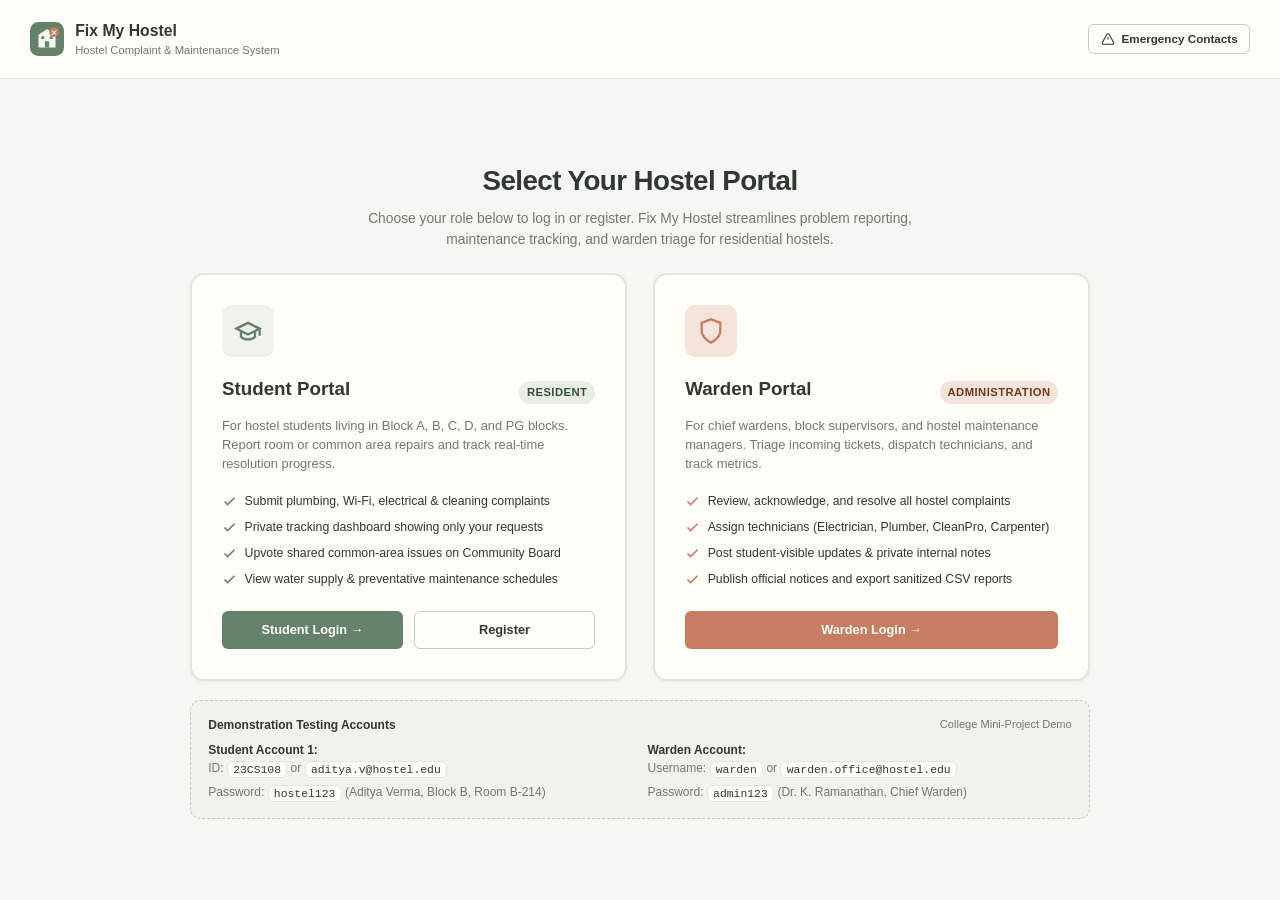
<file: complaints.html>
<!DOCTYPE html>
<html lang="en">
<head>
  <meta charset="UTF-8">
  <meta name="viewport" content="width=device-width, initial-scale=1.0">
  <title>Hostel Complaints — Fix My Hostel</title>
  <meta name="description" content="View, search, filter, and report facility maintenance complaints.">
  <link rel="icon" type="image/svg+xml" href="assets/logo.svg">
  <link rel="stylesheet" href="css/style.css">
</head>
<body>

<div id="app-container">

  <!-- DYNAMIC SIDEBAR (Rendered based on Role) -->
  <aside class="app-sidebar" id="app-sidebar">
    <div class="sidebar-header">
      <img src="assets/logo.svg" alt="Fix My Hostel Logo" class="brand-logo" width="34" height="34">
      <div class="brand-text">
        <span class="brand-title">Fix My Hostel</span>
        <span class="brand-subtitle" id="sidebar-portal-subtitle">Complaints Portal</span>
      </div>
    </div>

    <div class="sidebar-role-indicator" id="sidebar-role-indicator">
      <!-- Injected dynamically -->
    </div>

    <nav class="sidebar-nav">
      <div class="nav-section-title">Navigation</div>
      <ul class="nav-list" id="sidebar-nav-links">
        <!-- Injected dynamically based on role -->
      </ul>
    </nav>

    <div class="sidebar-footer">
      <div class="user-quick-profile" id="sidebar-profile-snippet">
        <!-- Injected dynamically -->
      </div>
      <button class="logout-btn" style="width: 100%; margin-top: 0.65rem; justify-content: center;" onclick="window.authManager.logout()">
        <svg viewBox="0 0 24 24" width="13" height="13" stroke="currentColor" stroke-width="2" fill="none"><path d="M9 21H5a2 2 0 0 1-2-2V5a2 2 0 0 1 2-2h4"></path><polyline points="16 17 21 12 16 7"></polyline><line x1="21" y1="12" x2="9" y2="12"></line></svg>
        <span>Logout Session</span>
      </button>
    </div>
  </aside>

  <!-- MAIN VIEW -->
  <main class="app-main">
    <header class="app-topbar">
      <div class="topbar-left">
        <button class="mobile-menu-toggle" id="mobile-menu-toggle-btn" aria-label="Toggle menu">
          <svg viewBox="0 0 24 24" width="20" height="20" stroke="currentColor" stroke-width="2" fill="none"><line x1="4" x2="20" y1="12" y2="12"/><line x1="4" x2="20" y1="6" y2="6"/><line x1="4" x2="20" y1="18" y2="18"/></svg>
        </button>
        <div class="page-breadcrumb">
          <span id="breadcrumb-portal-name">Complaints</span>
          <span>/</span>
          <span class="current" id="breadcrumb-page-name">Complaints Management</span>
        </div>
      </div>

      <div class="topbar-right">
        <div id="nav-user-controls" class="nav-user-controls"></div>
        <button class="btn btn-primary btn-sm" id="btn-topbar-action" onclick="window.toggleSubmissionView(true)">
          + Report Issue
        </button>
      </div>
    </header>

    <div class="page-content-wrapper">

      <!-- ==================================================================
           SECTION A: REPORT AN ISSUE (FORM VIEW)
           ================================================================== -->
      <section id="section-report-form" style="display: none;">
        <div class="page-header">
          <div class="page-header-text">
            <h1>Report a Hostel Facility Issue</h1>
            <p>Submit a maintenance ticket for repairs in your room or hostel common areas.</p>
          </div>
          <div class="page-header-actions">
            <button class="btn btn-secondary btn-sm" onclick="window.toggleSubmissionView(false)">
              &larr; Back to Complaints List
            </button>
          </div>
        </div>

        <div class="card" style="max-width: 820px; margin: 0 auto 2rem;">
          <div class="card-header">
            <div class="card-title-group">
              <h2 class="card-title">Facility Complaint Form</h2>
              <span class="card-subtitle">Provide details to help hostel maintenance locate and resolve the issue quickly</span>
            </div>
          </div>

          <div class="card-body">
            <!-- Duplicate Warning Banner -->
            <div class="duplicate-warning-banner" id="duplicate-warning-banner">
              <div class="duplicate-warning-title">
                <svg viewBox="0 0 24 24" width="16" height="16" stroke="currentColor" stroke-width="2" fill="none"><path d="m21.73 18-8-14a2 2 0 0 0-3.48 0l-8 14A2 2 0 0 0 4 21h16a2 2 0 0 0 1.73-3Z"/><line x1="12" y1="9" x2="12" y2="13"/><line x1="12" y1="17" x2="12.01" y2="17"/></svg>
                Similar Issue Already Reported
              </div>
              <div class="duplicate-warning-body">
                A similar open complaint was recently submitted for this location:
                <div id="duplicate-existing-ref" style="margin: 0.4rem 0; padding: 0.45rem; background: #FFFDF8; border-radius: var(--radius-sm); border: 1px solid var(--color-border);"></div>
                You can view the existing complaint or proceed with your submission if your problem is separate.
              </div>
              <div class="duplicate-warning-actions">
                <button type="button" class="btn btn-secondary btn-sm" id="btn-duplicate-view">View Existing Issue</button>
                <button type="button" class="btn btn-primary btn-sm" id="btn-duplicate-proceed">Submit Anyway</button>
              </div>
            </div>

            <!-- Emergency Priority Callout Warning -->
            <div class="emergency-callout" id="form-emergency-warning" style="display: none;">
              <div class="emergency-callout-icon">
                <svg viewBox="0 0 24 24" width="20" height="20" stroke="currentColor" stroke-width="2" fill="none"><path d="m21.73 18-8-14a2 2 0 0 0-3.48 0l-8 14A2 2 0 0 0 4 21h16a2 2 0 0 0 1.73-3Z"/><line x1="12" y1="9" x2="12" y2="13"/><line x1="12" y1="17" x2="12.01" y2="17"/></svg>
              </div>
              <div class="emergency-callout-text">
                <h4>Emergency Priority Notice</h4>
                <p>For immediate hazards (sparking, flood, gas leak), contact the warden desk directly at <strong>+91 94441 55678</strong>. This web ticket records the incident for the maintenance log.</p>
              </div>
            </div>

            <form id="complaint-form" novalidate>
              <div class="form-group">
                <label for="complaint-title" class="form-label">
                  Issue Title <span class="required-star">*</span>
                  <span class="char-count" id="title-char-count">0 / 120</span>
                </label>
                <input type="text" id="complaint-title" class="form-control" placeholder="e.g., Leaking water tap in washroom, Wi-Fi router no signal" maxlength="120" required>
                <div class="invalid-feedback" id="error-title"></div>
                <div class="form-hint">Briefly state the specific problem (5 to 120 characters).</div>
              </div>

              <div class="form-row">
                <div class="form-group">
                  <label for="complaint-category" class="form-label">Category <span class="required-star">*</span></label>
                  <select id="complaint-category" class="form-control" required>
                    <option value="">Select a category...</option>
                    <option value="Plumbing">Plumbing</option>
                    <option value="Electricity">Electricity</option>
                    <option value="Cleaning">Cleaning & Hygiene</option>
                    <option value="Wi-Fi">Wi-Fi & Internet</option>
                    <option value="Furniture">Furniture & Carpentry</option>
                    <option value="Security">Security & Locks</option>
                    <option value="Water Supply">Water Supply & RO Cooler</option>
                    <option value="Other">Other Maintenance</option>
                  </select>
                  <div class="invalid-feedback" id="error-category"></div>
                </div>

                <div class="form-group">
                  <label for="complaint-priority" class="form-label">Priority Level <span class="required-star">*</span></label>
                  <select id="complaint-priority" class="form-control" required>
                    <option value="Low">Low (General convenience, cosmetic)</option>
                    <option value="Medium" selected>Medium (Standard repair, 24-48 hrs)</option>
                    <option value="High">High (Impacting daily study/living)</option>
                    <option value="Emergency">Emergency (Safety hazard, immediate risk)</option>
                  </select>
                  <div class="invalid-feedback" id="error-priority"></div>
                </div>
              </div>

              <div class="form-row">
                <div class="form-group">
                  <label for="complaint-block" class="form-label">Hostel Block <span class="required-star">*</span></label>
                  <select id="complaint-block" class="form-control" required>
                    <option value="">Select Block...</option>
                    <option value="Block A">Block A (Senior Boys)</option>
                    <option value="Block B" selected>Block B (Junior Boys)</option>
                    <option value="Block C">Block C (Girls Block 1)</option>
                    <option value="Block D">Block D (Girls Block 2)</option>
                    <option value="PG Block">PG & Research Block</option>
                    <option value="Mess Block">Hostel Dining & Mess Block</option>
                  </select>
                  <div class="invalid-feedback" id="error-block"></div>
                </div>

                <div class="form-group">
                  <label for="complaint-floor" class="form-label">Floor <span class="required-star">*</span></label>
                  <select id="complaint-floor" class="form-control" required>
                    <option value="">Select Floor...</option>
                    <option value="Ground Floor">Ground Floor</option>
                    <option value="1st Floor">1st Floor</option>
                    <option value="2nd Floor" selected>2nd Floor</option>
                    <option value="3rd Floor">3rd Floor</option>
                    <option value="4th Floor">4th Floor</option>
                  </select>
                  <div class="invalid-feedback" id="error-floor"></div>
                </div>

                <div class="form-group">
                  <label for="complaint-room" class="form-label">
                    Room / Specific Area <span class="required-star" id="room-required-star">*</span>
                  </label>
                  <input type="text" id="complaint-room" class="form-control" placeholder="e.g., B-214" maxlength="40">
                  <div class="invalid-feedback" id="error-room"></div>
                </div>
              </div>

              <div class="form-group">
                <label class="checkbox-label" for="complaint-common-area">
                  <input type="checkbox" id="complaint-common-area">
                  <span>This is a common-area issue (corridor, common washroom, water cooler, study hall)</span>
                </label>
              </div>

              <div class="form-group">
                <label for="complaint-desc" class="form-label">
                  Detailed Description <span class="required-star">*</span>
                  <span class="char-count" id="desc-char-count">0 / 1000</span>
                </label>
                <textarea id="complaint-desc" class="form-control" rows="4" placeholder="Describe the symptom, exact location, when it started, and any steps already taken..." maxlength="1000" required></textarea>
                <div class="invalid-feedback" id="error-description"></div>
                <div class="form-hint">Minimum 15 characters. Be as specific as possible.</div>
              </div>

              <div class="form-group">
                <label class="form-label">Optional Photo Attachment</label>
                <div class="image-upload-wrapper" onclick="document.getElementById('complaint-image').click()">
                  <svg viewBox="0 0 24 24" width="28" height="28" stroke="currentColor" stroke-width="1.8" fill="none" style="color: var(--color-primary); margin-bottom: 0.5rem;"><rect width="18" height="18" x="3" y="3" rx="2" ry="2"/><circle cx="9" cy="9" r="2"/><path d="m21 15-3.086-3.086a2 2 0 0 0-2.828 0L6 21"/></svg>
                  <div style="font-size: 0.85rem; font-weight: 600;">Click to select an image from your device</div>
                  <div style="font-size: 0.75rem; color: var(--color-text-muted);">Supports JPG, PNG, WebP (Max 3MB). Stored locally in session memory.</div>
                  <input type="file" id="complaint-image" accept="image/jpeg,image/png,image/webp" style="display: none;">
                </div>

                <div class="image-preview-container" id="image-preview-box" style="display: none;">
                  <img id="image-preview-thumb" class="preview-thumb" src="" alt="Thumbnail">
                  <div class="preview-meta">
                    <div id="image-preview-name" style="font-weight: 600;">image.jpg</div>
                    <div style="color: var(--color-primary); font-size: 0.75rem;">Photo ready to attach</div>
                  </div>
                  <button type="button" class="btn btn-secondary btn-sm" id="btn-remove-image">Remove</button>
                </div>
              </div>

              <div style="display: flex; gap: 0.75rem; justify-content: flex-end; margin-top: 1.5rem; padding-top: 1rem; border-top: 1px solid var(--color-border);">
                <button type="button" class="btn btn-secondary" onclick="window.toggleSubmissionView(false)">Cancel</button>
                <button type="submit" class="btn btn-primary" id="btn-submit-complaint">
                  Review & Submit Complaint &rarr;
                </button>
              </div>
            </form>
          </div>
        </div>
      </section>

      <!-- ==================================================================
           SECTION B: COMPLAINTS LISTING & MANAGEMENT
           ================================================================== -->
      <section id="section-complaints-list">
        <div class="page-header">
          <div class="page-header-text">
            <h1 id="page-title-heading">My Complaints & Tracking</h1>
            <p id="page-subtitle-text">Search, filter, track repair progress, and view official resolution notes.</p>
          </div>
          <div class="page-header-actions" id="warden-header-actions" style="display: none;">
            <button class="btn btn-secondary btn-sm" onclick="window.storageManager.exportComplaintsToCSV()">
              <svg viewBox="0 0 24 24" width="14" height="14" stroke="currentColor" stroke-width="2" fill="none"><path d="M21 15v4a2 2 0 0 1-2 2H5a2 2 0 0 1-2-2v-4"/><polyline points="7 10 12 15 17 10"/><line x1="12" y1="15" x2="12" y2="3"/></svg>
              Export CSV
            </button>
          </div>
        </div>

        <!-- Filter Bar -->
        <div class="filter-bar">
          <div class="filter-bar-main">
            <div class="search-box-wrapper">
              <svg viewBox="0 0 24 24" stroke="currentColor" fill="none"><circle cx="11" cy="11" r="8"/><line x1="21" y1="21" x2="16.65" y2="16.65"/></svg>
              <input type="text" class="search-input" id="search-complaints-input" placeholder="Search by ID (FMH-...), title, room...">
              <button class="search-clear-btn" id="btn-clear-search">&times;</button>
            </div>

            <div class="filter-selects-row">
              <select class="filter-select" id="filter-status-select" aria-label="Filter status">
                <option value="ALL">All Statuses</option>
                <option value="Submitted">Submitted</option>
                <option value="Acknowledged">Acknowledged</option>
                <option value="In Progress">In Progress</option>
                <option value="Resolved">Resolved</option>
                <option value="Reopened">Reopened</option>
                <option value="Overdue">Overdue</option>
              </select>

              <select class="filter-select" id="filter-category-select" aria-label="Filter category">
                <option value="ALL">All Categories</option>
                <option value="Plumbing">Plumbing</option>
                <option value="Electricity">Electricity</option>
                <option value="Cleaning">Cleaning</option>
                <option value="Wi-Fi">Wi-Fi</option>
                <option value="Furniture">Furniture</option>
                <option value="Security">Security</option>
                <option value="Water Supply">Water Supply</option>
                <option value="Other">Other</option>
              </select>

              <select class="filter-select" id="filter-priority-select" aria-label="Filter priority">
                <option value="ALL">All Priorities</option>
                <option value="Emergency">Emergency</option>
                <option value="High">High</option>
                <option value="Medium">Medium</option>
                <option value="Low">Low</option>
              </select>

              <select class="filter-select" id="filter-block-select" aria-label="Filter block">
                <option value="ALL">All Blocks</option>
                <option value="Block A">Block A</option>
                <option value="Block B">Block B</option>
                <option value="Block C">Block C</option>
                <option value="Block D">Block D</option>
                <option value="PG Block">PG Block</option>
              </select>

              <select class="filter-select" id="sort-complaints-select" aria-label="Sort">
                <option value="newest">Sort: Newest First</option>
                <option value="oldest">Sort: Oldest First</option>
                <option value="priority">Sort: Highest Priority</option>
              </select>

              <button class="btn btn-secondary btn-sm" id="btn-clear-all-filters">Clear All</button>
            </div>
          </div>
          <div class="filter-chips-row">
            <span style="font-weight: 600; color: var(--color-text-secondary);">Showing:</span>
            <span id="complaints-count-badge" style="font-weight: 700; color: var(--color-text-main);">0 complaints</span>
          </div>
        </div>

        <!-- Student View: Card List Container -->
        <div class="complaints-list" id="student-complaints-cards" style="display: none;">
          <!-- Injected dynamically -->
        </div>

        <!-- Warden View: Table Container -->
        <div class="card" id="warden-complaints-table-card" style="display: none;">
          <div class="table-responsive">
            <table class="admin-table">
              <thead>
                <tr>
                  <th>ID</th>
                  <th>Date</th>
                  <th>Title / Student</th>
                  <th>Category</th>
                  <th>Location</th>
                  <th>Priority</th>
                  <th>Status</th>
                  <th>Assigned To</th>
                  <th>Actions</th>
                </tr>
              </thead>
              <tbody id="warden-complaints-tbody">
                <!-- Injected dynamically -->
              </tbody>
            </table>
          </div>
        </div>
      </section>

    </div>
  </main>
</div>

<!-- SUBMISSION CONFIRMATION MODAL -->
<div class="modal-overlay" id="confirm-submission-modal" role="dialog" aria-modal="true">
  <div class="modal-dialog">
    <div class="modal-header">
      <h3 class="modal-title">Confirm Complaint Submission</h3>
      <button class="modal-close-btn" data-modal-close="confirm-submission-modal">&times;</button>
    </div>
    <div class="modal-body">
      <p style="font-size: 0.85rem; color: var(--color-text-secondary); margin-bottom: 0.75rem;">
        Please review your complaint summary before logging it into the hostel maintenance registry:
      </p>
      <div id="confirm-modal-details"></div>
    </div>
    <div class="modal-footer">
      <button class="btn btn-secondary" data-modal-close="confirm-submission-modal">Go Back & Edit</button>
      <button class="btn btn-primary" id="btn-confirm-submit">Confirm & Submit Ticket</button>
    </div>
  </div>
</div>

<div id="toast-container" aria-live="polite"></div>

<!-- Scripts -->
<script src="js/storage.js"></script>
<script src="js/validation.js"></script>
<script src="js/auth.js"></script>
<script src="js/app.js"></script>
<script>
  let currentUser = null;
  let currentRole = null;
  let pendingImageBase64 = null;
  let duplicateWarningAcknowledged = false;

  const filters = {
    search: '',
    status: 'ALL',
    category: 'ALL',
    priority: 'ALL',
    block: 'ALL',
    sortBy: 'newest'
  };

  window.toggleSubmissionView = function(showForm) {
    const formSection = document.getElementById('section-report-form');
    const listSection = document.getElementById('section-complaints-list');
    const topbarBtn = document.getElementById('btn-topbar-action');

    if (showForm) {
      formSection.style.display = 'block';
      listSection.style.display = 'none';
      if (topbarBtn) topbarBtn.style.display = 'none';
      window.scrollTo({ top: 0, behavior: 'smooth' });
    } else {
      formSection.style.display = 'none';
      listSection.style.display = 'block';
      if (topbarBtn && currentRole === 'student') topbarBtn.style.display = 'inline-flex';
      renderComplaints();
    }
  };

  document.addEventListener('DOMContentLoaded', () => {
    // Session check
    if (!window.authManager.isAuthenticated()) {
      window.location.href = 'login-selection.html';
      return;
    }

    currentUser = window.authManager.getCurrentUser();
    currentRole = window.authManager.getRole();

    setupSidebarAndNavigation();
    bindFormControls();
    bindFilterControls();

    // Check if ?action=new is in URL
    const params = new URLSearchParams(window.location.search);
    if (params.get('action') === 'new' && currentRole === 'student') {
      window.toggleSubmissionView(true);
    } else {
      if (params.get('filter') === 'urgent') {
        filters.priority = 'Emergency';
        const pSel = document.getElementById('filter-priority-select');
        if (pSel) pSel.value = 'Emergency';
      }
      window.toggleSubmissionView(false);
    }
  });

  function setupSidebarAndNavigation() {
    window.authManager.renderNavUserControls();

    const portalSubtitle = document.getElementById('sidebar-portal-subtitle');
    const roleIndicator = document.getElementById('sidebar-role-indicator');
    const navLinks = document.getElementById('sidebar-nav-links');
    const profileSnippet = document.getElementById('sidebar-profile-snippet');
    const topbarBtn = document.getElementById('btn-topbar-action');
    const wardenActions = document.getElementById('warden-header-actions');
    const pageHeading = document.getElementById('page-title-heading');

    if (currentRole === 'warden') {
      portalSubtitle.textContent = 'Warden Administration';
      pageHeading.textContent = 'All Complaints Management';
      document.getElementById('breadcrumb-portal-name').textContent = 'Warden Portal';
      if (topbarBtn) topbarBtn.style.display = 'none';
      if (wardenActions) wardenActions.style.display = 'flex';

      roleIndicator.innerHTML = `
        <div class="role-tag-container">
          <span class="role-tag warden">Warden</span>
        </div>
        <span style="font-size: 0.72rem; color: var(--color-text-secondary);">Chief Warden</span>
      `;

      navLinks.innerHTML = `
        <li><a href="warden-dashboard.html" class="nav-item-btn"><svg viewBox="0 0 24 24" stroke="currentColor" fill="none"><path d="M12 22s8-4 8-10V5l-8-3-8 3v7c0 6 8 10 8 10z"/></svg><span>Overview</span></a></li>
        <li><a href="complaints.html" class="nav-item-btn active"><svg viewBox="0 0 24 24" stroke="currentColor" fill="none"><rect width="8" height="4" x="8" y="2" rx="1" ry="1"/><path d="M16 4h2a2 2 0 0 1 2 2v14a2 2 0 0 1-2 2H6a2 2 0 0 1-2-2V6a2 2 0 0 1 2-2h2"/><line x1="8" y1="12" x2="16" y2="12"/><line x1="8" y1="16" x2="16" y2="16"/></svg><span>All Complaints</span></a></li>
        <li><a href="community.html" class="nav-item-btn"><svg viewBox="0 0 24 24" stroke="currentColor" fill="none"><path d="M16 21v-2a4 4 0 0 0-4-4H6a4 4 0 0 0-4 4v2"/><circle cx="9" cy="7" r="4"/><path d="M22 21v-2a4 4 0 0 0-3-3.87"/><path d="M16 3.13a4 4 0 0 1 0 7.75"/></svg><span>Community Issues</span></a></li>
        <li><a href="maintenance.html" class="nav-item-btn"><svg viewBox="0 0 24 24" stroke="currentColor" fill="none"><path d="M14.7 6.3a1 1 0 0 0 0 1.4l1.6 1.6a1 1 0 0 0 1.4 0l3.77-3.77a6 6 0 0 1-7.94 7.94l-6.91 6.91a2.12 2.12 0 0 1-3-3l6.91-6.91a6 6 0 0 1 7.94-7.94l-3.76 3.76z"/></svg><span>Maintenance Work</span></a></li>
        <li><a href="notices.html" class="nav-item-btn"><svg viewBox="0 0 24 24" stroke="currentColor" fill="none"><path d="m3 11 18-5v12L3 13v-2z"/><path d="M11.6 16.8a3 3 0 1 1-5.8-1.6"/></svg><span>Notices</span></a></li>
        <li><a href="analytics.html" class="nav-item-btn"><svg viewBox="0 0 24 24" stroke="currentColor" fill="none"><path d="M3 3v18h18"/><path d="m19 9-5 5-4-4-3 3"/></svg><span>Analytics & CSV</span></a></li>
        <li><a href="emergency-contacts.html" class="nav-item-btn"><svg viewBox="0 0 24 24" stroke="currentColor" fill="none"><path d="m21.73 18-8-14a2 2 0 0 0-3.48 0l-8 14A2 2 0 0 0 4 21h16a2 2 0 0 0 1.73-3Z"/><line x1="12" y1="9" x2="12" y2="13"/><line x1="12" y1="17" x2="12.01" y2="17"/></svg><span>Emergency Contacts</span></a></li>
      `;

      profileSnippet.innerHTML = `
        <div class="user-avatar" style="background-color: var(--color-accent);">W</div>
        <div class="user-meta">
          <div class="user-meta-name">${currentUser.name}</div>
          <div class="user-meta-detail">Chief Warden · Admin Block</div>
        </div>
      `;
    } else {
      portalSubtitle.textContent = 'Student Portal';
      pageHeading.textContent = 'My Complaints & Tracking';
      document.getElementById('breadcrumb-portal-name').textContent = 'Student Portal';

      roleIndicator.innerHTML = `
        <div class="role-tag-container">
          <span class="role-tag student">Student</span>
        </div>
        <span style="font-size: 0.72rem; color: var(--color-text-secondary);">${currentUser.room}</span>
      `;

      navLinks.innerHTML = `
        <li><a href="student-dashboard.html" class="nav-item-btn"><svg viewBox="0 0 24 24" stroke="currentColor" fill="none"><rect width="7" height="9" x="3" y="3" rx="1"/><rect width="7" height="5" x="14" y="3" rx="1"/><rect width="7" height="9" x="14" y="12" rx="1"/><rect width="7" height="5" x="3" y="16" rx="1"/></svg><span>Dashboard</span></a></li>
        <li><a href="javascript:void(0)" onclick="window.toggleSubmissionView(true)" class="nav-item-btn"><svg viewBox="0 0 24 24" stroke="currentColor" fill="none"><path d="M14 2H6a2 2 0 0 0-2 2v16a2 2 0 0 0 2 2h12a2 2 0 0 0 2-2V8z"/><polyline points="14 2 14 8 20 8"/><line x1="12" y1="18" x2="12" y2="12"/><line x1="9" y1="15" x2="15" y2="15"/></svg><span>Report an Issue</span></a></li>
        <li><a href="complaints.html" class="nav-item-btn active"><svg viewBox="0 0 24 24" stroke="currentColor" fill="none"><rect width="8" height="4" x="8" y="2" rx="1" ry="1"/><path d="M16 4h2a2 2 0 0 1 2 2v14a2 2 0 0 1-2 2H6a2 2 0 0 1-2-2V6a2 2 0 0 1 2-2h2"/><path d="M12 11h4"/><path d="M12 16h4"/><path d="M8 11h.01"/><path d="M8 16h.01"/></svg><span>My Complaints</span></a></li>
        <li><a href="community.html" class="nav-item-btn"><svg viewBox="0 0 24 24" stroke="currentColor" fill="none"><path d="M16 21v-2a4 4 0 0 0-4-4H6a4 4 0 0 0-4 4v2"/><circle cx="9" cy="7" r="4"/><path d="M22 21v-2a4 4 0 0 0-3-3.87"/><path d="M16 3.13a4 4 0 0 1 0 7.75"/></svg><span>Community Issues</span></a></li>
        <li><a href="notices.html" class="nav-item-btn"><svg viewBox="0 0 24 24" stroke="currentColor" fill="none"><path d="m3 11 18-5v12L3 13v-2z"/><path d="M11.6 16.8a3 3 0 1 1-5.8-1.6"/></svg><span>Notices & Schedule</span></a></li>
        <li><a href="emergency-contacts.html" class="nav-item-btn"><svg viewBox="0 0 24 24" stroke="currentColor" fill="none"><path d="m21.73 18-8-14a2 2 0 0 0-3.48 0l-8 14A2 2 0 0 0 4 21h16a2 2 0 0 0 1.73-3Z"/><line x1="12" y1="9" x2="12" y2="13"/><line x1="12" y1="17" x2="12.01" y2="17"/></svg><span>Emergency Contacts</span></a></li>
      `;

      profileSnippet.innerHTML = `
        <div class="user-avatar">S</div>
        <div class="user-meta">
          <div class="user-meta-name">${currentUser.name}</div>
          <div class="user-meta-detail">${currentUser.block} · Room ${currentUser.room}</div>
        </div>
      `;
    }

    const toggleBtn = document.getElementById('mobile-menu-toggle-btn');
    const sidebar = document.getElementById('app-sidebar');
    if (toggleBtn && sidebar) {
      toggleBtn.addEventListener('click', () => sidebar.classList.toggle('mobile-open'));
    }
  }

  function getFilteredList() {
    let list = window.storageManager.getComplaints();

    // Critical: Students ONLY see their own complaints!
    if (currentRole === 'student') {
      list = list.filter(c => c.submittedBy && c.submittedBy.studentId && c.submittedBy.studentId.toUpperCase() === currentUser.id.toUpperCase());
    }

    const { search, status, category, priority, block, sortBy } = filters;

    if (search) {
      const q = search.toLowerCase();
      list = list.filter(c =>
        c.id.toLowerCase().includes(q) ||
        (c.title && c.title.toLowerCase().includes(q)) ||
        (c.description && c.description.toLowerCase().includes(q)) ||
        (c.room && c.room.toLowerCase().includes(q)) ||
        (c.block && c.block.toLowerCase().includes(q))
      );
    }

    if (status && status !== 'ALL') list = list.filter(c => c.status.toLowerCase() === status.toLowerCase());
    if (category && category !== 'ALL') list = list.filter(c => c.category === category);
    if (priority && priority !== 'ALL') list = list.filter(c => c.priority === priority);
    if (block && block !== 'ALL') list = list.filter(c => c.block === block);

    const pWeight = { Emergency: 4, High: 3, Medium: 2, Low: 1 };
    list.sort((a, b) => {
      if (sortBy === 'newest') return new Date(b.createdAt) - new Date(a.createdAt);
      if (sortBy === 'oldest') return new Date(a.createdAt) - new Date(b.createdAt);
      if (sortBy === 'priority') {
        const diff = (pWeight[b.priority] || 0) - (pWeight[a.priority] || 0);
        return diff !== 0 ? diff : new Date(b.createdAt) - new Date(a.createdAt);
      }
      return 0;
    });

    return list;
  }

  function renderComplaints() {
    const list = getFilteredList();
    const countBadge = document.getElementById('complaints-count-badge');
    if (countBadge) countBadge.textContent = `${list.length} complaint${list.length === 1 ? '' : 's'}`;

    const studentCards = document.getElementById('student-complaints-cards');
    const wardenCard = document.getElementById('warden-complaints-table-card');
    const wardenTbody = document.getElementById('warden-complaints-tbody');

    if (currentRole === 'student') {
      studentCards.style.display = 'flex';
      wardenCard.style.display = 'none';

      if (list.length === 0) {
        studentCards.innerHTML = `
          <div class="empty-state">
            <div class="empty-state-icon">
              <svg viewBox="0 0 24 24" width="24" height="24" stroke="currentColor" stroke-width="2" fill="none"><path d="M14 2H6a2 2 0 0 0-2 2v16a2 2 0 0 0 2 2h12a2 2 0 0 0 2-2V8z"/><polyline points="14 2 14 8 20 8"/></svg>
            </div>
            <div class="empty-state-title">No complaints found</div>
            <div class="empty-state-desc">No complaints match your active filter settings.</div>
            <button class="btn btn-secondary btn-sm" onclick="window.clearFilters()">Clear Filters</button>
          </div>
        `;
      } else {
        studentCards.innerHTML = list.map(c => {
          const statusKey = c.status.toLowerCase().replace(/\s+/g, '');
          const priorityKey = c.priority.toLowerCase();
          const dateStr = new Date(c.createdAt).toLocaleDateString(undefined, {
            month: 'short', day: 'numeric', hour: '2-digit', minute: '2-digit'
          });
          const statusIcon = window.app ? window.app.getStatusIcon(c.status) : '';
          const categoryIcon = window.app ? window.app.getCategoryIcon(c.category) : '';

          return `
            <div class="complaint-item-card" onclick="window.location.href='complaint-details.html?id=${c.id}'">
              <div class="complaint-card-top">
                <div class="complaint-id-time">
                  <span class="complaint-id-tag">${c.id}</span>
                  <span>Submitted ${dateStr}</span>
                </div>
                <div class="complaint-card-badges">
                  <span class="badge badge-priority-${priorityKey}">${c.priority}</span>
                  <span class="badge badge-status-${statusKey}">${statusIcon} ${c.status}</span>
                </div>
              </div>
              <div class="complaint-card-title">${Validator.escapeHtml(c.title)}</div>
              <div class="complaint-card-desc">${Validator.escapeHtml(c.description)}</div>
              <div class="complaint-card-bottom">
                <div style="display: flex; gap: 0.6rem; align-items: center; flex-wrap: wrap;">
                  <span class="category-pill">${categoryIcon} ${Validator.escapeHtml(c.category)}</span>
                  <span class="complaint-location-tag">${Validator.escapeHtml(c.block)} · ${Validator.escapeHtml(c.room || c.floor)}</span>
                  ${c.isCommonArea ? '<span class="badge" style="background: var(--color-bg-subtle); font-size: 0.7rem;">Common Area</span>' : ''}
                </div>
                <a href="complaint-details.html?id=${c.id}" style="font-weight: 600; font-size: 0.8rem;">View Details &rarr;</a>
              </div>
            </div>
          `;
        }).join('');
      }
    } else {
      // Warden Table View
      studentCards.style.display = 'none';
      wardenCard.style.display = 'block';

      if (list.length === 0) {
        wardenTbody.innerHTML = `
          <tr>
            <td colspan="9" style="text-align: center; padding: 2rem; color: var(--color-text-secondary);">
              No complaints match the current filter selection.
            </td>
          </tr>
        `;
      } else {
        wardenTbody.innerHTML = list.map(c => {
          const statusKey = c.status.toLowerCase().replace(/\s+/g, '');
          const priorityKey = c.priority.toLowerCase();
          const dateStr = new Date(c.createdAt).toLocaleDateString(undefined, {
            month: 'short', day: 'numeric', hour: '2-digit', minute: '2-digit'
          });
          const statusIcon = window.app ? window.app.getStatusIcon(c.status) : '';
          const categoryIcon = window.app ? window.app.getCategoryIcon(c.category) : '';

          return `
            <tr class="${c.priority === 'Emergency' ? 'is-emergency-row' : ''}">
              <td style="font-family: var(--font-mono); font-weight: 700;">
                <a href="complaint-details.html?id=${c.id}">${c.id}</a>
              </td>
              <td style="font-size: 0.76rem; color: var(--color-text-secondary);">${dateStr}</td>
              <td>
                <div style="font-weight: 600; max-width: 240px; white-space: nowrap; overflow: hidden; text-overflow: ellipsis;">
                  ${Validator.escapeHtml(c.title)}
                </div>
                <div style="font-size: 0.72rem; color: var(--color-text-muted);">
                  By ${Validator.escapeHtml(c.submittedBy?.name || 'Student')} (${Validator.escapeHtml(c.submittedBy?.studentId || 'ID')})
                </div>
              </td>
              <td><span class="category-pill">${categoryIcon} ${Validator.escapeHtml(c.category)}</span></td>
              <td>${Validator.escapeHtml(c.block)} · ${Validator.escapeHtml(c.room || c.floor)}</td>
              <td><span class="badge badge-priority-${priorityKey}">${c.priority}</span></td>
              <td><span class="badge badge-status-${statusKey}">${statusIcon} ${c.status}</span></td>
              <td style="font-size: 0.8rem;">${c.assignedTo ? Validator.escapeHtml(c.assignedTo) : '<span style="color: var(--color-text-muted); font-style: italic;">Unassigned</span>'}</td>
              <td>
                <a href="complaint-details.html?id=${c.id}" class="btn btn-secondary btn-sm" style="padding: 0.25rem 0.6rem; font-size: 0.75rem;">
                  Manage &rarr;
                </a>
              </td>
            </tr>
          `;
        }).join('');
      }
    }
  }

  function bindFilterControls() {
    const sInput = document.getElementById('search-complaints-input');
    const sClear = document.getElementById('btn-clear-search');
    const statusSel = document.getElementById('filter-status-select');
    const catSel = document.getElementById('filter-category-select');
    const priSel = document.getElementById('filter-priority-select');
    const blkSel = document.getElementById('filter-block-select');
    const sortSel = document.getElementById('sort-complaints-select');
    const clearBtn = document.getElementById('btn-clear-all-filters');

    if (sInput) {
      sInput.addEventListener('input', () => {
        filters.search = sInput.value.trim();
        sClear.classList.toggle('show', filters.search.length > 0);
        renderComplaints();
      });
    }

    if (sClear) {
      sClear.addEventListener('click', () => {
        sInput.value = '';
        filters.search = '';
        sClear.classList.remove('show');
        renderComplaints();
      });
    }

    if (statusSel) statusSel.addEventListener('change', () => { filters.status = statusSel.value; renderComplaints(); });
    if (catSel) catSel.addEventListener('change', () => { filters.category = catSel.value; renderComplaints(); });
    if (priSel) priSel.addEventListener('change', () => { filters.priority = priSel.value; renderComplaints(); });
    if (blkSel) blkSel.addEventListener('change', () => { filters.block = blkSel.value; renderComplaints(); });
    if (sortSel) sortSel.addEventListener('change', () => { filters.sortBy = sortSel.value; renderComplaints(); });

    window.clearFilters = function() {
      filters.search = '';
      filters.status = 'ALL';
      filters.category = 'ALL';
      filters.priority = 'ALL';
      filters.block = 'ALL';
      filters.sortBy = 'newest';

      if (sInput) sInput.value = '';
      if (sClear) sClear.classList.remove('show');
      if (statusSel) statusSel.value = 'ALL';
      if (catSel) catSel.value = 'ALL';
      if (priSel) priSel.value = 'ALL';
      if (blkSel) blkSel.value = 'ALL';
      if (sortSel) sortSel.value = 'newest';
      renderComplaints();
    };

    if (clearBtn) clearBtn.addEventListener('click', window.clearFilters);
  }

  function bindFormControls() {
    const form = document.getElementById('complaint-form');
    if (!form) return;

    const titleInput = document.getElementById('complaint-title');
    const titleCount = document.getElementById('title-char-count');
    const descInput = document.getElementById('complaint-desc');
    const descCount = document.getElementById('desc-char-count');
    const commonCheck = document.getElementById('complaint-common-area');
    const roomInput = document.getElementById('complaint-room');
    const priSelect = document.getElementById('complaint-priority');
    const emWarning = document.getElementById('form-emergency-warning');
    const imgInput = document.getElementById('complaint-image');

    if (titleInput && titleCount) {
      titleInput.addEventListener('input', () => {
        titleCount.textContent = `${titleInput.value.length} / 120`;
      });
    }

    if (descInput && descCount) {
      descInput.addEventListener('input', () => {
        descCount.textContent = `${descInput.value.length} / 1000`;
      });
    }

    if (commonCheck && roomInput) {
      commonCheck.addEventListener('change', () => {
        const star = document.getElementById('room-required-star');
        if (commonCheck.checked) {
          roomInput.placeholder = "e.g., Common Washroom, TV Hall, Corridor";
          if (star) star.style.display = 'none';
        } else {
          roomInput.placeholder = `e.g., ${currentUser?.room || 'B-214'}`;
          if (star) star.style.display = 'inline';
        }
      });
    }

    if (priSelect && emWarning) {
      priSelect.addEventListener('change', () => {
        emWarning.style.display = priSelect.value === 'Emergency' ? 'flex' : 'none';
      });
    }

    if (imgInput) {
      imgInput.addEventListener('change', e => {
        const file = e.target.files[0];
        const previewBox = document.getElementById('image-preview-box');
        const previewThumb = document.getElementById('image-preview-thumb');
        const previewName = document.getElementById('image-preview-name');

        if (!file) {
          pendingImageBase64 = null;
          if (previewBox) previewBox.style.display = 'none';
          return;
        }

        const valid = Validator.validateImageFile(file);
        if (!valid.isValid) {
          alert(valid.error);
          imgInput.value = '';
          pendingImageBase64 = null;
          if (previewBox) previewBox.style.display = 'none';
          return;
        }

        const reader = new FileReader();
        reader.onload = evt => {
          pendingImageBase64 = evt.target.result;
          previewThumb.src = evt.target.result;
          previewName.textContent = `${file.name} (${Math.round(file.size / 1024)} KB)`;
          previewBox.style.display = 'flex';
        };
        reader.readAsDataURL(file);
      });

      const removeImg = document.getElementById('btn-remove-image');
      if (removeImg) {
        removeImg.addEventListener('click', () => {
          imgInput.value = '';
          pendingImageBase64 = null;
          document.getElementById('image-preview-box').style.display = 'none';
        });
      }
    }

    form.addEventListener('submit', e => {
      e.preventDefault();
      handleFormSubmit();
    });
  }

  function handleFormSubmit() {
    const title = document.getElementById('complaint-title').value.trim();
    const category = document.getElementById('complaint-category').value;
    const block = document.getElementById('complaint-block').value;
    const floor = document.getElementById('complaint-floor').value;
    const room = document.getElementById('complaint-room').value.trim();
    const isCommonArea = document.getElementById('complaint-common-area').checked;
    const description = document.getElementById('complaint-desc').value.trim();
    const priority = document.getElementById('complaint-priority').value;

    const data = { title, category, block, floor, room, isCommonArea, description, priority };
    const validation = Validator.validateComplaintForm(data);

    // Show inline errors
    ['title', 'category', 'block', 'floor', 'room', 'description', 'priority'].forEach(f => {
      const errEl = document.getElementById(`error-${f}`);
      const inputEl = document.getElementById(`complaint-${f}`);
      if (validation.errors[f]) {
        if (errEl) { errEl.textContent = validation.errors[f]; errEl.style.display = 'block'; }
        if (inputEl) inputEl.classList.add('is-invalid');
      } else {
        if (errEl) { errEl.textContent = ''; errEl.style.display = 'none'; }
        if (inputEl) inputEl.classList.remove('is-invalid');
      }
    });

    if (!validation.isValid) {
      if (window.app) window.app.showToast("Please fill all required fields correctly.", "error");
      return;
    }

    // Duplicate detection check
    if (!duplicateWarningAcknowledged) {
      const existing = window.storageManager.getComplaints();
      const dup = Validator.checkForDuplicates(data, existing);
      if (dup.hasDuplicate) {
        const banner = document.getElementById('duplicate-warning-banner');
        const ref = document.getElementById('duplicate-existing-ref');
        const proceedBtn = document.getElementById('btn-duplicate-proceed');
        const viewBtn = document.getElementById('btn-duplicate-view');

        const primary = dup.duplicates[0];
        ref.innerHTML = `<strong>${primary.id}</strong>: "${Validator.escapeHtml(primary.title)}" (${Validator.escapeHtml(primary.block)} - ${Validator.escapeHtml(primary.room || primary.floor)})`;
        banner.classList.add('show');

        proceedBtn.onclick = () => {
          duplicateWarningAcknowledged = true;
          banner.classList.remove('show');
          openConfirmModal(data);
        };

        viewBtn.onclick = () => {
          window.location.href = `complaint-details.html?id=${primary.id}`;
        };
        return;
      }
    }

    openConfirmModal(data);
  }

  function openConfirmModal(data) {
    const detailsContainer = document.getElementById('confirm-modal-details');
    detailsContainer.innerHTML = `
      <div style="background-color: var(--color-bg-subtle); padding: 1rem; border-radius: var(--radius-sm); border: 1px solid var(--color-border);">
        <div style="margin-bottom: 0.5rem;"><strong>Title:</strong> ${Validator.escapeHtml(data.title)}</div>
        <div style="display: flex; gap: 1rem; margin-bottom: 0.5rem; flex-wrap: wrap;">
          <span><strong>Category:</strong> ${Validator.escapeHtml(data.category)}</span>
          <span><strong>Priority:</strong> <span class="badge badge-priority-${data.priority.toLowerCase()}">${data.priority}</span></span>
        </div>
        <div style="margin-bottom: 0.5rem;">
          <strong>Location:</strong> ${Validator.escapeHtml(data.block)}, ${Validator.escapeHtml(data.floor)} - ${data.room ? 'Room ' + Validator.escapeHtml(data.room) : 'Common Area'}
        </div>
        <div style="margin-top: 0.5rem; font-size: 0.82rem; color: var(--color-text-secondary);">
          <strong>Description:</strong> ${Validator.escapeHtml(data.description)}
        </div>
      </div>
    `;

    const submitBtn = document.getElementById('btn-confirm-submit');
    submitBtn.onclick = () => {
      saveComplaint(data);
      if (window.app) window.app.closeModal('confirm-submission-modal');
    };

    if (window.app) window.app.openModal('confirm-submission-modal');
  }

  function saveComplaint(data) {
    const newId = window.storageManager.generateComplaintId();
    const now = new Date().toISOString();

    const record = {
      id: newId,
      title: data.title,
      category: data.category,
      block: data.block,
      floor: data.floor,
      room: data.room || (data.isCommonArea ? "Common Area" : "N/A"),
      isCommonArea: data.isCommonArea,
      description: data.description,
      priority: data.priority,
      status: "Submitted",
      submittedBy: {
        id: currentUser.id,
        studentId: currentUser.id,
        name: currentUser.name,
        room: currentUser.room || data.room,
        phone: currentUser.phone || ""
      },
      createdAt: now,
      updatedAt: now,
      assignedTo: null,
      estimatedCompletion: null,
      resolutionNotes: null,
      resolvedAt: null,
      upvotes: 0,
      upvotedBy: [],
      isDuplicateOf: null,
      history: [
        {
          timestamp: now,
          action: "Complaint Submitted",
          status: "Submitted",
          actor: `${currentUser.name} (${currentUser.id})`,
          note: data.priority === 'Emergency' ? 'Emergency safety hazard reported.' : 'Submitted via Fix My Hostel portal.',
          isPublic: true
        }
      ],
      publicUpdates: [],
      internalNotes: [],
      imageAttachment: pendingImageBase64
    };

    window.storageManager.addComplaint(record);

    // Redirect to details view for newly submitted complaint
    alert(`Complaint ${newId} submitted successfully! Opening details...`);
    window.location.href = `complaint-details.html?id=${newId}`;
  }
</script>
</body>
</html>
</file>
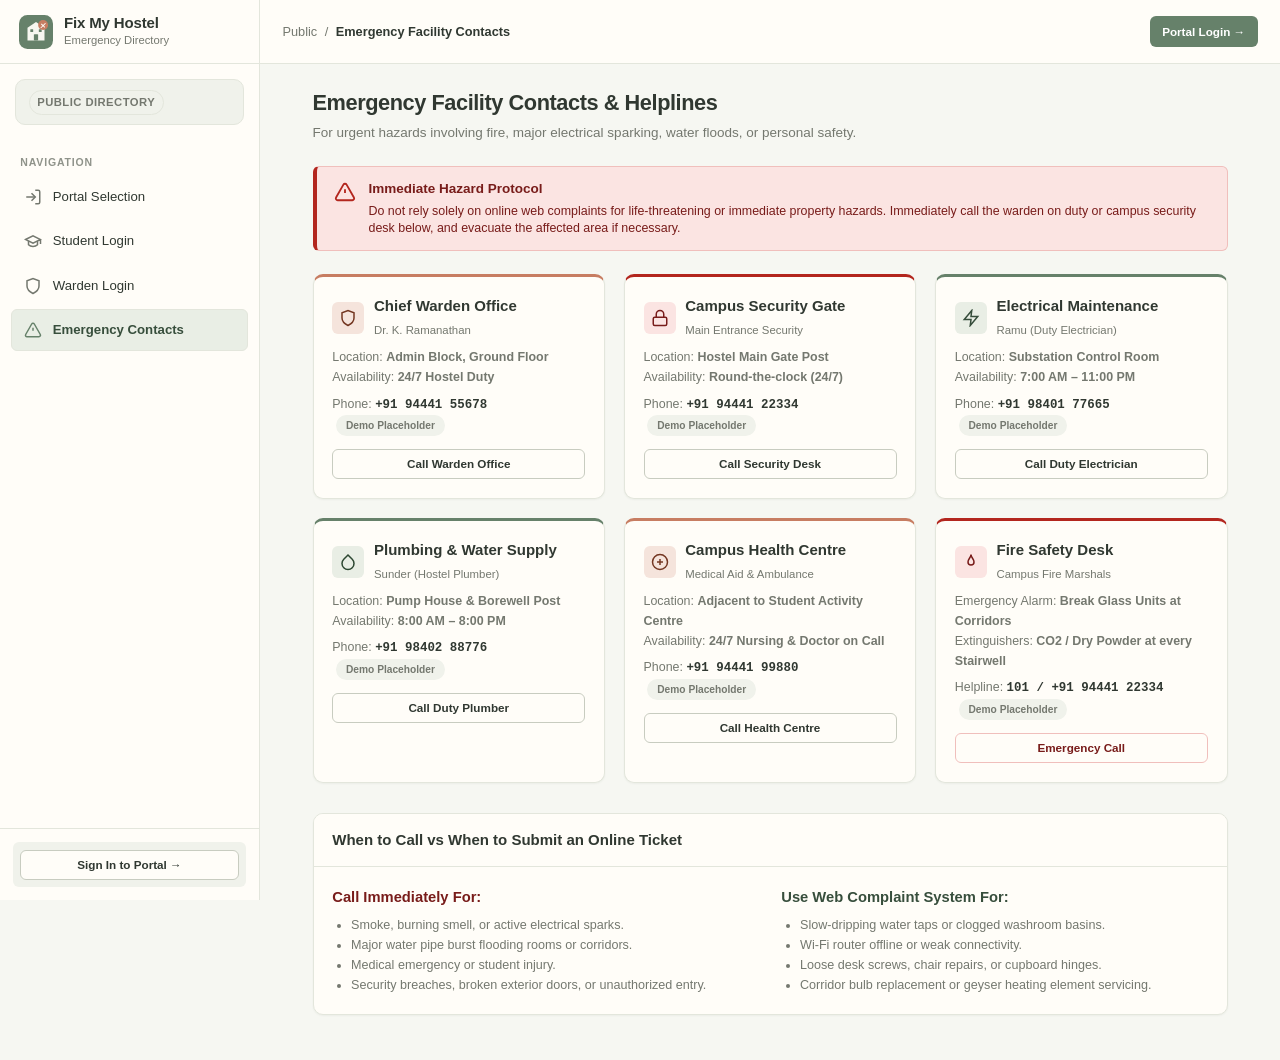
<file: emergency-contacts.html>
<!DOCTYPE html>
<html lang="en">
<head>
  <meta charset="UTF-8">
  <meta name="viewport" content="width=device-width, initial-scale=1.0">
  <title>Emergency Facility Contacts — Fix My Hostel</title>
  <meta name="description" content="Hostel emergency contacts, security desk, and facility maintenance helplines.">
  <link rel="icon" type="image/svg+xml" href="assets/logo.svg">
  <link rel="stylesheet" href="css/style.css">
</head>
<body>

<div id="app-container">

  <!-- DYNAMIC SIDEBAR -->
  <aside class="app-sidebar" id="app-sidebar">
    <div class="sidebar-header">
      <img src="assets/logo.svg" alt="Fix My Hostel Logo" class="brand-logo" width="34" height="34">
      <div class="brand-text">
        <span class="brand-title">Fix My Hostel</span>
        <span class="brand-subtitle" id="sidebar-portal-subtitle">Emergency Help</span>
      </div>
    </div>

    <div class="sidebar-role-indicator" id="sidebar-role-indicator"></div>

    <nav class="sidebar-nav">
      <div class="nav-section-title">Navigation</div>
      <ul class="nav-list" id="sidebar-nav-links"></ul>
    </nav>

    <div class="sidebar-footer">
      <div class="user-quick-profile" id="sidebar-profile-snippet"></div>
      <button class="logout-btn" id="sidebar-logout-btn" style="width: 100%; margin-top: 0.65rem; justify-content: center;" onclick="window.authManager.logout()">
        <svg viewBox="0 0 24 24" width="13" height="13" stroke="currentColor" stroke-width="2" fill="none"><path d="M9 21H5a2 2 0 0 1-2-2V5a2 2 0 0 1 2-2h4"></path><polyline points="16 17 21 12 16 7"></polyline><line x1="21" y1="12" x2="9" y2="12"></line></svg>
        <span>Logout Session</span>
      </button>
    </div>
  </aside>

  <!-- MAIN VIEW -->
  <main class="app-main">
    <header class="app-topbar">
      <div class="topbar-left">
        <button class="mobile-menu-toggle" id="mobile-menu-toggle-btn" aria-label="Toggle menu">
          <svg viewBox="0 0 24 24" width="20" height="20" stroke="currentColor" stroke-width="2" fill="none"><line x1="4" x2="20" y1="12" y2="12"/><line x1="4" x2="20" y1="6" y2="6"/><line x1="4" x2="20" y1="18" y2="18"/></svg>
        </button>
        <div class="page-breadcrumb">
          <span id="breadcrumb-portal-name">Portal</span>
          <span>/</span>
          <span class="current">Emergency Facility Contacts</span>
        </div>
      </div>

      <div class="topbar-right">
        <div id="nav-user-controls" class="nav-user-controls"></div>
        <a href="complaints.html?action=new" id="btn-emergency-topbar" class="btn btn-primary btn-sm">Report Urgent Ticket</a>
      </div>
    </header>

    <div class="page-content-wrapper" style="max-width: 960px;">
      <div class="page-header">
        <div class="page-header-text">
          <h1>Emergency Facility Contacts & Helplines</h1>
          <p>For urgent hazards involving fire, major electrical sparking, water floods, or personal safety.</p>
        </div>
      </div>

      <!-- Critical Hazard Warning Banner -->
      <div class="emergency-callout" style="margin-bottom: 1.5rem;">
        <div class="emergency-callout-icon">
          <svg viewBox="0 0 24 24" width="22" height="22" stroke="currentColor" stroke-width="2" fill="none"><path d="m21.73 18-8-14a2 2 0 0 0-3.48 0l-8 14A2 2 0 0 0 4 21h16a2 2 0 0 0 1.73-3Z"/><line x1="12" y1="9" x2="12" y2="13"/><line x1="12" y1="17" x2="12.01" y2="17"/></svg>
        </div>
        <div class="emergency-callout-text">
          <h4>Immediate Hazard Protocol</h4>
          <p>
            Do not rely solely on online web complaints for life-threatening or immediate property hazards. Immediately call the warden on duty or campus security desk below, and evacuate the affected area if necessary.
          </p>
        </div>
      </div>

      <!-- Contacts Grid -->
      <div style="display: grid; grid-template-columns: repeat(auto-fit, minmax(280px, 1fr)); gap: 1.25rem; margin-bottom: 2rem;">

        <!-- 1. Chief Warden Office -->
        <div class="card" style="border-top: 3px solid var(--color-accent); margin-bottom: 0;">
          <div class="card-body">
            <div style="display: flex; align-items: center; gap: 0.65rem; margin-bottom: 0.5rem;">
              <div class="stat-card-icon" style="background-color: var(--color-accent-light); color: var(--color-accent-dark);">
                <svg viewBox="0 0 24 24" width="18" height="18" stroke="currentColor" stroke-width="2" fill="none"><path d="M12 22s8-4 8-10V5l-8-3-8 3v7c0 6 8 10 8 10z"/></svg>
              </div>
              <div>
                <h3 style="font-size: 1rem; font-weight: 700; color: var(--color-text-main);">Chief Warden Office</h3>
                <span style="font-size: 0.76rem; color: var(--color-text-secondary);">Dr. K. Ramanathan</span>
              </div>
            </div>
            <div style="font-size: 0.83rem; line-height: 1.6; color: var(--color-text-secondary); margin-bottom: 0.85rem;">
              <div>Location: <strong>Admin Block, Ground Floor</strong></div>
              <div>Availability: <strong>24/7 Hostel Duty</strong></div>
              <div style="margin-top: 0.45rem;">
                Phone: <strong style="font-family: var(--font-mono); color: var(--color-text-main);">+91 94441 55678</strong>
                <span class="badge" style="font-size: 0.68rem; margin-left: 0.25rem; background: var(--color-bg-subtle);">Demo Placeholder</span>
              </div>
            </div>
            <a href="tel:+919444155678" class="btn btn-secondary btn-sm" style="width: 100%;">Call Warden Office</a>
          </div>
        </div>

        <!-- 2. Campus Security Desk -->
        <div class="card" style="border-top: 3px solid #B3261E; margin-bottom: 0;">
          <div class="card-body">
            <div style="display: flex; align-items: center; gap: 0.65rem; margin-bottom: 0.5rem;">
              <div class="stat-card-icon urgent">
                <svg viewBox="0 0 24 24" width="18" height="18" stroke="currentColor" stroke-width="2" fill="none"><rect width="18" height="11" x="3" y="11" rx="2" ry="2"/><path d="M7 11V7a5 5 0 0 1 10 0v4"/></svg>
              </div>
              <div>
                <h3 style="font-size: 1rem; font-weight: 700; color: var(--color-text-main);">Campus Security Gate</h3>
                <span style="font-size: 0.76rem; color: var(--color-text-secondary);">Main Entrance Security</span>
              </div>
            </div>
            <div style="font-size: 0.83rem; line-height: 1.6; color: var(--color-text-secondary); margin-bottom: 0.85rem;">
              <div>Location: <strong>Hostel Main Gate Post</strong></div>
              <div>Availability: <strong>Round-the-clock (24/7)</strong></div>
              <div style="margin-top: 0.45rem;">
                Phone: <strong style="font-family: var(--font-mono); color: var(--color-text-main);">+91 94441 22334</strong>
                <span class="badge" style="font-size: 0.68rem; margin-left: 0.25rem; background: var(--color-bg-subtle);">Demo Placeholder</span>
              </div>
            </div>
            <a href="tel:+919444122334" class="btn btn-secondary btn-sm" style="width: 100%;">Call Security Desk</a>
          </div>
        </div>

        <!-- 3. Electrician on Duty -->
        <div class="card" style="border-top: 3px solid var(--color-primary); margin-bottom: 0;">
          <div class="card-body">
            <div style="display: flex; align-items: center; gap: 0.65rem; margin-bottom: 0.5rem;">
              <div class="stat-card-icon" style="background-color: var(--color-primary-light); color: var(--color-primary-dark);">
                <svg viewBox="0 0 24 24" width="18" height="18" stroke="currentColor" stroke-width="2" fill="none"><polygon points="13 2 3 14 12 14 11 22 21 10 12 10 13 2"/></svg>
              </div>
              <div>
                <h3 style="font-size: 1rem; font-weight: 700; color: var(--color-text-main);">Electrical Maintenance</h3>
                <span style="font-size: 0.76rem; color: var(--color-text-secondary);">Ramu (Duty Electrician)</span>
              </div>
            </div>
            <div style="font-size: 0.83rem; line-height: 1.6; color: var(--color-text-secondary); margin-bottom: 0.85rem;">
              <div>Location: <strong>Substation Control Room</strong></div>
              <div>Availability: <strong>7:00 AM – 11:00 PM</strong></div>
              <div style="margin-top: 0.45rem;">
                Phone: <strong style="font-family: var(--font-mono); color: var(--color-text-main);">+91 98401 77665</strong>
                <span class="badge" style="font-size: 0.68rem; margin-left: 0.25rem; background: var(--color-bg-subtle);">Demo Placeholder</span>
              </div>
            </div>
            <a href="tel:+919840177665" class="btn btn-secondary btn-sm" style="width: 100%;">Call Duty Electrician</a>
          </div>
        </div>

        <!-- 4. Plumbing & Water Supply -->
        <div class="card" style="border-top: 3px solid var(--color-primary); margin-bottom: 0;">
          <div class="card-body">
            <div style="display: flex; align-items: center; gap: 0.65rem; margin-bottom: 0.5rem;">
              <div class="stat-card-icon inprogress">
                <svg viewBox="0 0 24 24" width="18" height="18" stroke="currentColor" stroke-width="2" fill="none"><path d="M12 2.69l5.66 5.66a8 8 0 1 1-11.31 0z"/></svg>
              </div>
              <div>
                <h3 style="font-size: 1rem; font-weight: 700; color: var(--color-text-main);">Plumbing & Water Supply</h3>
                <span style="font-size: 0.76rem; color: var(--color-text-secondary);">Sunder (Hostel Plumber)</span>
              </div>
            </div>
            <div style="font-size: 0.83rem; line-height: 1.6; color: var(--color-text-secondary); margin-bottom: 0.85rem;">
              <div>Location: <strong>Pump House & Borewell Post</strong></div>
              <div>Availability: <strong>8:00 AM – 8:00 PM</strong></div>
              <div style="margin-top: 0.45rem;">
                Phone: <strong style="font-family: var(--font-mono); color: var(--color-text-main);">+91 98402 88776</strong>
                <span class="badge" style="font-size: 0.68rem; margin-left: 0.25rem; background: var(--color-bg-subtle);">Demo Placeholder</span>
              </div>
            </div>
            <a href="tel:+919840288776" class="btn btn-secondary btn-sm" style="width: 100%;">Call Duty Plumber</a>
          </div>
        </div>

        <!-- 5. Campus Health Centre & Ambulance -->
        <div class="card" style="border-top: 3px solid var(--color-accent); margin-bottom: 0;">
          <div class="card-body">
            <div style="display: flex; align-items: center; gap: 0.65rem; margin-bottom: 0.5rem;">
              <div class="stat-card-icon" style="background-color: var(--color-accent-light); color: var(--color-accent-dark);">
                <svg viewBox="0 0 24 24" width="18" height="18" stroke="currentColor" stroke-width="2" fill="none"><circle cx="12" cy="12" r="10"/><line x1="12" y1="8" x2="12" y2="16"/><line x1="8" y1="12" x2="16" y2="12"/></svg>
              </div>
              <div>
                <h3 style="font-size: 1rem; font-weight: 700; color: var(--color-text-main);">Campus Health Centre</h3>
                <span style="font-size: 0.76rem; color: var(--color-text-secondary);">Medical Aid & Ambulance</span>
              </div>
            </div>
            <div style="font-size: 0.83rem; line-height: 1.6; color: var(--color-text-secondary); margin-bottom: 0.85rem;">
              <div>Location: <strong>Adjacent to Student Activity Centre</strong></div>
              <div>Availability: <strong>24/7 Nursing & Doctor on Call</strong></div>
              <div style="margin-top: 0.45rem;">
                Phone: <strong style="font-family: var(--font-mono); color: var(--color-text-main);">+91 94441 99880</strong>
                <span class="badge" style="font-size: 0.68rem; margin-left: 0.25rem; background: var(--color-bg-subtle);">Demo Placeholder</span>
              </div>
            </div>
            <a href="tel:+919444199880" class="btn btn-secondary btn-sm" style="width: 100%;">Call Health Centre</a>
          </div>
        </div>

        <!-- 6. Fire Emergency & Safety Desk -->
        <div class="card" style="border-top: 3px solid #B3261E; margin-bottom: 0;">
          <div class="card-body">
            <div style="display: flex; align-items: center; gap: 0.65rem; margin-bottom: 0.5rem;">
              <div class="stat-card-icon urgent">
                <svg viewBox="0 0 24 24" width="18" height="18" stroke="currentColor" stroke-width="2" fill="none"><path d="M12 2c0 4-4 6-4 10a4 4 0 0 0 8 0c0-4-4-6-4-10z"/></svg>
              </div>
              <div>
                <h3 style="font-size: 1rem; font-weight: 700; color: var(--color-text-main);">Fire Safety Desk</h3>
                <span style="font-size: 0.76rem; color: var(--color-text-secondary);">Campus Fire Marshals</span>
              </div>
            </div>
            <div style="font-size: 0.83rem; line-height: 1.6; color: var(--color-text-secondary); margin-bottom: 0.85rem;">
              <div>Emergency Alarm: <strong>Break Glass Units at Corridors</strong></div>
              <div>Extinguishers: <strong>CO2 / Dry Powder at every Stairwell</strong></div>
              <div style="margin-top: 0.45rem;">
                Helpline: <strong style="font-family: var(--font-mono); color: var(--color-text-main);">101 / +91 94441 22334</strong>
                <span class="badge" style="font-size: 0.68rem; margin-left: 0.25rem; background: var(--color-bg-subtle);">Demo Placeholder</span>
              </div>
            </div>
            <a href="tel:101" class="btn btn-outline-danger btn-sm" style="width: 100%;">Emergency Call</a>
          </div>
        </div>

      </div>

      <!-- Guidelines Box -->
      <div class="card">
        <div class="card-header">
          <h2 class="card-title">When to Call vs When to Submit an Online Ticket</h2>
        </div>
        <div class="card-body">
          <div style="display: grid; grid-template-columns: repeat(auto-fit, minmax(280px, 1fr)); gap: 1.5rem; font-size: 0.84rem; line-height: 1.6;">
            <div>
              <h3 style="font-weight: 700; color: #781C1A; margin-bottom: 0.35rem;">Call Immediately For:</h3>
              <ul style="margin-left: 1.25rem; color: var(--color-text-secondary);">
                <li>Smoke, burning smell, or active electrical sparks.</li>
                <li>Major water pipe burst flooding rooms or corridors.</li>
                <li>Medical emergency or student injury.</li>
                <li>Security breaches, broken exterior doors, or unauthorized entry.</li>
              </ul>
            </div>
            <div>
              <h3 style="font-weight: 700; color: var(--color-primary-dark); margin-bottom: 0.35rem;">Use Web Complaint System For:</h3>
              <ul style="margin-left: 1.25rem; color: var(--color-text-secondary);">
                <li>Slow-dripping water taps or clogged washroom basins.</li>
                <li>Wi-Fi router offline or weak connectivity.</li>
                <li>Loose desk screws, chair repairs, or cupboard hinges.</li>
                <li>Corridor bulb replacement or geyser heating element servicing.</li>
              </ul>
            </div>
          </div>
        </div>
      </div>

    </div>
  </main>
</div>

<!-- Scripts -->
<script src="js/storage.js"></script>
<script src="js/validation.js"></script>
<script src="js/auth.js"></script>
<script src="js/app.js"></script>
<script>
  document.addEventListener('DOMContentLoaded', () => {
    // Note: Emergency Contacts is publicly accessible without login
    const currentUser = window.authManager.getCurrentUser();
    const currentRole = window.authManager.getRole();

    window.authManager.renderNavUserControls();

    const portalSubtitle = document.getElementById('sidebar-portal-subtitle');
    const roleIndicator = document.getElementById('sidebar-role-indicator');
    const navLinks = document.getElementById('sidebar-nav-links');
    const profileSnippet = document.getElementById('sidebar-profile-snippet');
    const logoutBtn = document.getElementById('sidebar-logout-btn');

    if (currentRole === 'warden' && currentUser) {
      portalSubtitle.textContent = 'Warden Administration';
      document.getElementById('breadcrumb-portal-name').textContent = 'Warden';
      const topbarAction = document.getElementById('btn-emergency-topbar');
      if (topbarAction) {
        topbarAction.href = 'complaints.html?filter=urgent';
        topbarAction.textContent = 'View Urgent Complaints';
      }
      roleIndicator.innerHTML = `<span class="role-tag warden">Warden</span>`;
      navLinks.innerHTML = `
        <li><a href="warden-dashboard.html" class="nav-item-btn"><svg viewBox="0 0 24 24" stroke="currentColor" fill="none"><path d="M12 22s8-4 8-10V5l-8-3-8 3v7c0 6 8 10 8 10z"/></svg><span>Overview</span></a></li>
        <li><a href="complaints.html" class="nav-item-btn"><svg viewBox="0 0 24 24" stroke="currentColor" fill="none"><rect width="8" height="4" x="8" y="2" rx="1" ry="1"/><path d="M16 4h2a2 2 0 0 1 2 2v14a2 2 0 0 1-2 2H6a2 2 0 0 1-2-2V6a2 2 0 0 1 2-2h2"/><line x1="8" y1="12" x2="16" y2="12"/><line x1="8" y1="16" x2="16" y2="16"/></svg><span>All Complaints</span></a></li>
        <li><a href="community.html" class="nav-item-btn"><svg viewBox="0 0 24 24" stroke="currentColor" fill="none"><path d="M16 21v-2a4 4 0 0 0-4-4H6a4 4 0 0 0-4 4v2"/><circle cx="9" cy="7" r="4"/><path d="M22 21v-2a4 4 0 0 0-3-3.87"/><path d="M16 3.13a4 4 0 0 1 0 7.75"/></svg><span>Community Issues</span></a></li>
        <li><a href="maintenance.html" class="nav-item-btn"><svg viewBox="0 0 24 24" stroke="currentColor" fill="none"><path d="M14.7 6.3a1 1 0 0 0 0 1.4l1.6 1.6a1 1 0 0 0 1.4 0l3.77-3.77a6 6 0 0 1-7.94 7.94l-6.91 6.91a2.12 2.12 0 0 1-3-3l6.91-6.91a6 6 0 0 1 7.94-7.94l-3.76 3.76z"/></svg><span>Maintenance Work</span></a></li>
        <li><a href="notices.html" class="nav-item-btn"><svg viewBox="0 0 24 24" stroke="currentColor" fill="none"><path d="m3 11 18-5v12L3 13v-2z"/><path d="M11.6 16.8a3 3 0 1 1-5.8-1.6"/></svg><span>Notices</span></a></li>
        <li><a href="analytics.html" class="nav-item-btn"><svg viewBox="0 0 24 24" stroke="currentColor" fill="none"><path d="M3 3v18h18"/><path d="m19 9-5 5-4-4-3 3"/></svg><span>Analytics & CSV</span></a></li>
        <li><a href="emergency-contacts.html" class="nav-item-btn active"><svg viewBox="0 0 24 24" stroke="currentColor" fill="none"><path d="m21.73 18-8-14a2 2 0 0 0-3.48 0l-8 14A2 2 0 0 0 4 21h16a2 2 0 0 0 1.73-3Z"/><line x1="12" y1="9" x2="12" y2="13"/><line x1="12" y1="17" x2="12.01" y2="17"/></svg><span>Emergency Contacts</span></a></li>
      `;
      profileSnippet.innerHTML = `
        <div class="user-avatar" style="background-color: var(--color-accent);">W</div>
        <div class="user-meta">
          <div class="user-meta-name">${currentUser.name}</div>
          <div class="user-meta-detail">Chief Warden</div>
        </div>
      `;
      if (logoutBtn) logoutBtn.style.display = 'inline-flex';
    } else if (currentRole === 'student' && currentUser) {
      portalSubtitle.textContent = 'Student Portal';
      document.getElementById('breadcrumb-portal-name').textContent = 'Student';
      roleIndicator.innerHTML = `<span class="role-tag student">Student</span>`;
      navLinks.innerHTML = `
        <li><a href="student-dashboard.html" class="nav-item-btn"><svg viewBox="0 0 24 24" stroke="currentColor" fill="none"><rect width="7" height="9" x="3" y="3" rx="1"/><rect width="7" height="5" x="14" y="3" rx="1"/><rect width="7" height="9" x="14" y="12" rx="1"/><rect width="7" height="5" x="3" y="16" rx="1"/></svg><span>Dashboard</span></a></li>
        <li><a href="complaints.html?action=new" class="nav-item-btn"><svg viewBox="0 0 24 24" stroke="currentColor" fill="none"><path d="M14 2H6a2 2 0 0 0-2 2v16a2 2 0 0 0 2 2h12a2 2 0 0 0 2-2V8z"/><polyline points="14 2 14 8 20 8"/><line x1="12" y1="18" x2="12" y2="12"/><line x1="9" y1="15" x2="15" y2="15"/></svg><span>Report an Issue</span></a></li>
        <li><a href="complaints.html" class="nav-item-btn"><svg viewBox="0 0 24 24" stroke="currentColor" fill="none"><rect width="8" height="4" x="8" y="2" rx="1" ry="1"/><path d="M16 4h2a2 2 0 0 1 2 2v14a2 2 0 0 1-2 2H6a2 2 0 0 1-2-2V6a2 2 0 0 1 2-2h2"/><path d="M12 11h4"/><path d="M12 16h4"/><path d="M8 11h.01"/><path d="M8 16h.01"/></svg><span>My Complaints</span></a></li>
        <li><a href="community.html" class="nav-item-btn"><svg viewBox="0 0 24 24" stroke="currentColor" fill="none"><path d="M16 21v-2a4 4 0 0 0-4-4H6a4 4 0 0 0-4 4v2"/><circle cx="9" cy="7" r="4"/><path d="M22 21v-2a4 4 0 0 0-3-3.87"/><path d="M16 3.13a4 4 0 0 1 0 7.75"/></svg><span>Community Issues</span></a></li>
        <li><a href="maintenance.html" class="nav-item-btn"><svg viewBox="0 0 24 24" stroke="currentColor" fill="none"><path d="M14.7 6.3a1 1 0 0 0 0 1.4l1.6 1.6a1 1 0 0 0 1.4 0l3.77-3.77a6 6 0 0 1-7.94 7.94l-6.91 6.91a2.12 2.12 0 0 1-3-3l6.91-6.91a6 6 0 0 1 7.94-7.94l-3.76 3.76z"/></svg><span>Maintenance Work</span></a></li>
        <li><a href="notices.html" class="nav-item-btn"><svg viewBox="0 0 24 24" stroke="currentColor" fill="none"><path d="m3 11 18-5v12L3 13v-2z"/><path d="M11.6 16.8a3 3 0 1 1-5.8-1.6"/></svg><span>Notices & Schedule</span></a></li>
        <li><a href="emergency-contacts.html" class="nav-item-btn active"><svg viewBox="0 0 24 24" stroke="currentColor" fill="none"><path d="m21.73 18-8-14a2 2 0 0 0-3.48 0l-8 14A2 2 0 0 0 4 21h16a2 2 0 0 0 1.73-3Z"/><line x1="12" y1="9" x2="12" y2="13"/><line x1="12" y1="17" x2="12.01" y2="17"/></svg><span>Emergency Contacts</span></a></li>
      `;
      profileSnippet.innerHTML = `
        <div class="user-avatar">S</div>
        <div class="user-meta">
          <div class="user-meta-name">${currentUser.name}</div>
          <div class="user-meta-detail">${currentUser.room}</div>
        </div>
      `;
      if (logoutBtn) logoutBtn.style.display = 'inline-flex';
    } else {
      // Public / Unauthenticated visitor
      portalSubtitle.textContent = 'Emergency Directory';
      document.getElementById('breadcrumb-portal-name').textContent = 'Public';
      const topbarAction = document.getElementById('btn-emergency-topbar');
      if (topbarAction) {
        topbarAction.href = 'login-selection.html';
        topbarAction.textContent = 'Portal Login \u2192';
      }
      roleIndicator.innerHTML = `<span class="role-tag" style="background: var(--color-bg-subtle); color: var(--color-text-secondary); border: 1px solid var(--color-border);">Public Directory</span>`;
      navLinks.innerHTML = `
        <li><a href="login-selection.html" class="nav-item-btn"><svg viewBox="0 0 24 24" stroke="currentColor" fill="none"><path d="M15 3h4a2 2 0 0 1 2 2v14a2 2 0 0 1-2 2h-4"/><polyline points="10 17 15 12 10 7"/><line x1="15" y1="12" x2="3" y2="12"/></svg><span>Portal Selection</span></a></li>
        <li><a href="student-login.html" class="nav-item-btn"><svg viewBox="0 0 24 24" stroke="currentColor" fill="none"><path d="M22 10v6M2 10l10-5 10 5-10 5z"/><path d="M6 12v5c3 3 9 3 12 0v-5"/></svg><span>Student Login</span></a></li>
        <li><a href="warden-login.html" class="nav-item-btn"><svg viewBox="0 0 24 24" stroke="currentColor" fill="none"><path d="M12 22s8-4 8-10V5l-8-3-8 3v7c0 6 8 10 8 10z"/></svg><span>Warden Login</span></a></li>
        <li><a href="emergency-contacts.html" class="nav-item-btn active"><svg viewBox="0 0 24 24" stroke="currentColor" fill="none"><path d="m21.73 18-8-14a2 2 0 0 0-3.48 0l-8 14A2 2 0 0 0 4 21h16a2 2 0 0 0 1.73-3Z"/><line x1="12" y1="9" x2="12" y2="13"/><line x1="12" y1="17" x2="12.01" y2="17"/></svg><span>Emergency Contacts</span></a></li>
      `;
      profileSnippet.innerHTML = `
        <a href="login-selection.html" class="btn btn-secondary btn-sm" style="width: 100%; justify-content: center;">Sign In to Portal \u2192</a>
      `;
      if (logoutBtn) logoutBtn.style.display = 'none';
    }

    const toggleBtn = document.getElementById('mobile-menu-toggle-btn');
    const sidebar = document.getElementById('app-sidebar');
    if (toggleBtn && sidebar) {
      toggleBtn.addEventListener('click', () => sidebar.classList.toggle('mobile-open'));
    }
  });
</script>
</body>
</html>
</file>
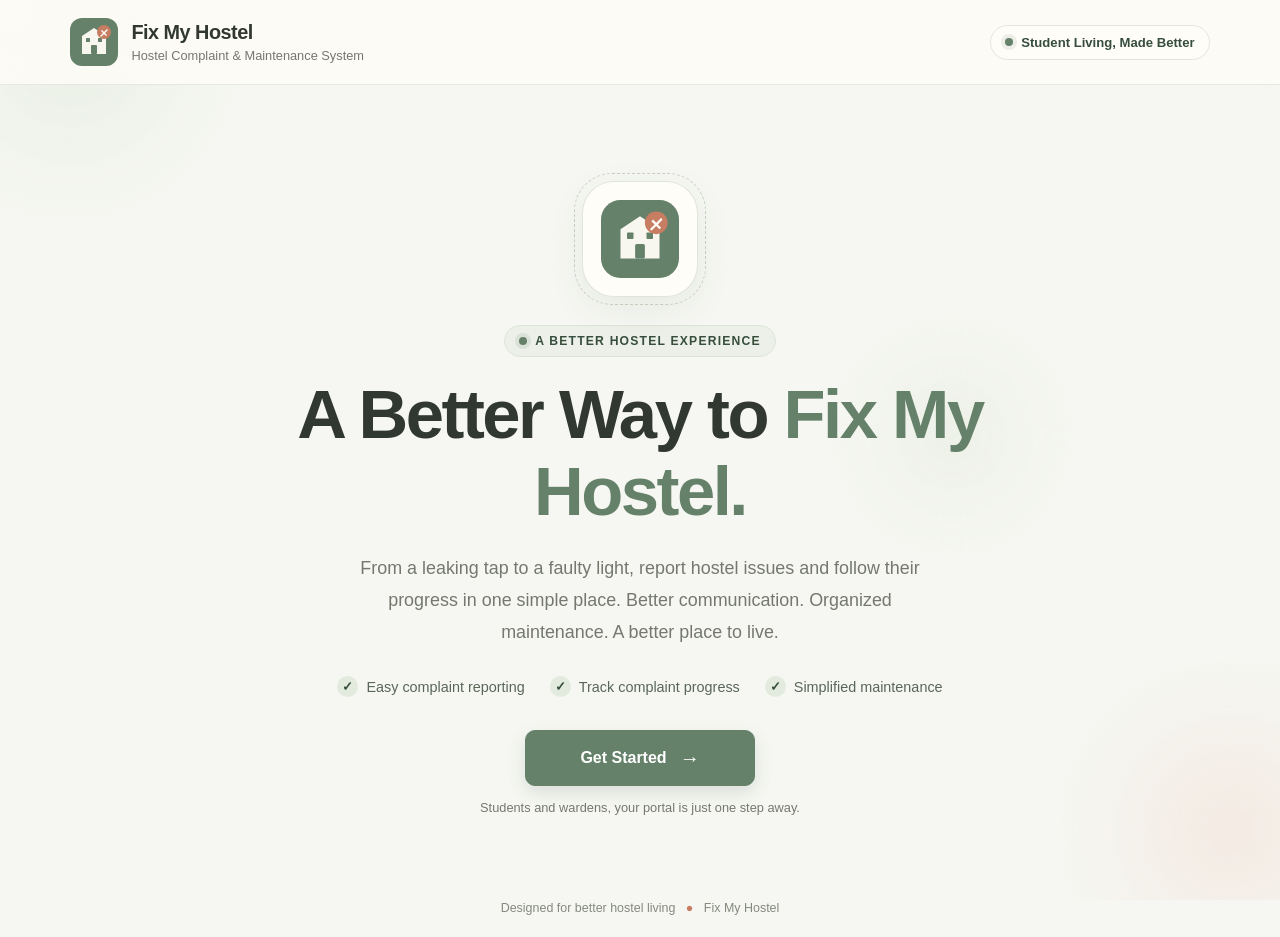
<file: landingpage.html>
<!DOCTYPE html>
<html lang="en">

<head>
    <meta charset="UTF-8">
    <meta name="viewport" content="width=device-width, initial-scale=1.0">

    <title>Fix My Hostel | Welcome</title>

    <meta name="description"
        content="Fix My Hostel — a simpler way to report, track, and manage hostel maintenance complaints." />

    <link rel="icon" type="image/svg+xml" href="assets/logo.svg">

    <style>
        /* ==============================
           FIX MY HOSTEL — WELCOME PAGE
           All styles are scoped to this page
        ============================== */

        :root {
            --sage: #66816A;
            --sage-dark: #536C56;
            --sage-deep: #374E3C;
            --sage-light: #E9EEE5;
            --background: #F6F7F2;
            --cream: #FFFDF8;
            --text: #303831;
            --secondary: #74786F;
            --border: #E3E6DC;
            --terracotta: #C77D62;
        }

        * {
            box-sizing: border-box;
        }

        html {
            min-height: 100%;
        }

        body {
            margin: 0;
            min-height: 100vh;
            font-family: "Segoe UI", Arial, sans-serif;
            color: var(--text);
            background: var(--background);
            overflow-x: hidden;
        }

        button,
        a {
            font: inherit;
        }

        a {
            color: inherit;
        }

        /* Animated background */

        .welcome-background {
            position: fixed;
            inset: 0;
            overflow: hidden;
            pointer-events: none;
            z-index: 0;
        }

        .glow {
            position: absolute;
            width: 340px;
            height: 340px;
            border-radius: 50%;
            filter: blur(2px);
            opacity: 0.48;
            animation: floatGlow 12s ease-in-out infinite alternate;
        }

        .glow-one {
            top: -120px;
            left: -100px;
            background: radial-gradient(circle,
                    #DDE8D8 0%,
                    rgba(221, 232, 216, 0) 72%);
        }

        .glow-two {
            right: -120px;
            bottom: -100px;
            background: radial-gradient(circle,
                    #F1DDD3 0%,
                    rgba(241, 221, 211, 0) 72%);
            animation-delay: -5s;
        }

        .glow-three {
            top: 35%;
            left: 65%;
            width: 240px;
            height: 240px;
            background: radial-gradient(circle,
                    #E4EBDD 0%,
                    rgba(228, 235, 221, 0) 72%);
            animation-delay: -8s;
        }

        @keyframes floatGlow {
            from {
                transform: translate3d(0, 0, 0) scale(1);
            }

            to {
                transform: translate3d(25px, -22px, 0) scale(1.12);
            }
        }

        /* Header */

        .welcome-header {
            position: relative;
            z-index: 1;
            width: 100%;
            min-height: 84px;
            display: flex;
            align-items: center;
            justify-content: space-between;
            gap: 20px;
            padding: 18px 5.5%;
            border-bottom: 1px solid rgba(227, 230, 220, 0.9);
            background: rgba(255, 253, 248, 0.78);
            backdrop-filter: blur(12px);
            animation: slideDown 650ms ease both;
        }

        .brand {
            display: inline-flex;
            align-items: center;
            gap: 13px;
            text-decoration: none;
        }

        .brand-logo {
            display: block;
            width: 48px;
            height: 48px;
            object-fit: contain;
        }

        .brand-name {
            margin: 0;
            font-size: 1.24rem;
            font-weight: 750;
            letter-spacing: -0.5px;
        }

        .brand-subtitle {
            margin: 4px 0 0;
            color: var(--secondary);
            font-size: 0.8rem;
        }

        .header-label {
            display: inline-flex;
            align-items: center;
            gap: 8px;
            padding: 9px 14px;
            border: 1px solid var(--border);
            border-radius: 30px;
            background: var(--cream);
            color: var(--sage-deep);
            font-size: 0.82rem;
            font-weight: 600;
        }

        .status-dot {
            width: 8px;
            height: 8px;
            flex-shrink: 0;
            border-radius: 50%;
            background: var(--sage);
            box-shadow: 0 0 0 4px rgba(102, 129, 106, 0.12);
        }

        /* Main layout */

        .welcome-main {
            position: relative;
            z-index: 1;
            min-height: calc(100vh - 84px);
            display: flex;
            align-items: center;
            justify-content: center;
            padding: 55px 24px 45px;
        }

        .welcome-content {
            width: 100%;
            max-width: 850px;
            margin: auto;
            text-align: center;
            animation: revealContent 850ms 100ms ease both;
        }

        /* Logo animation */

        .hero-logo-wrap {
            position: relative;
            display: flex;
            width: 116px;
            height: 116px;
            align-items: center;
            justify-content: center;
            margin: 0 auto 28px;
            border: 1px solid rgba(102, 129, 106, 0.2);
            border-radius: 32px;
            background: var(--cream);
            box-shadow: 0 12px 36px rgba(55, 78, 60, 0.08);
            animation: logoFloat 4s ease-in-out infinite;
        }

        .hero-logo {
            width: 78px;
            height: 78px;
            object-fit: contain;
        }

        .orbit {
            position: absolute;
            inset: -9px;
            border: 1px dashed rgba(102, 129, 106, 0.32);
            border-radius: 38px;
            animation: orbitRotate 24s linear infinite;
        }

        @keyframes logoFloat {

            0%,
            100% {
                transform: translateY(0);
            }

            50% {
                transform: translateY(-7px);
            }
        }

        @keyframes orbitRotate {
            to {
                transform: rotate(360deg);
            }
        }

        /* Hero text */

        .eyebrow {
            display: inline-flex;
            align-items: center;
            gap: 8px;
            margin: 0 0 19px;
            padding: 8px 14px;
            border: 1px solid #DCE5D8;
            border-radius: 30px;
            background: rgba(233, 238, 229, 0.75);
            color: var(--sage-deep);
            font-size: 0.76rem;
            font-weight: 700;
            letter-spacing: 1.2px;
            text-transform: uppercase;
        }

        .welcome-title {
            max-width: 800px;
            margin: 0 auto;
            font-size: clamp(2.35rem, 5.6vw, 4.3rem);
            font-weight: 800;
            line-height: 1.12;
            letter-spacing: -2.5px;
        }

        .title-highlight {
            color: var(--sage);
        }

        .welcome-description {
            max-width: 610px;
            margin: 22px auto 0;
            color: var(--secondary);
            font-size: clamp(1rem, 2vw, 1.12rem);
            line-height: 1.8;
        }

        /* Feature highlights */

        .feature-list {
            display: flex;
            align-items: center;
            justify-content: center;
            flex-wrap: wrap;
            gap: 12px 25px;
            margin: 28px 0 33px;
            padding: 0;
            list-style: none;
        }

        .feature-item {
            display: inline-flex;
            align-items: center;
            gap: 8px;
            color: #59665A;
            font-size: 0.9rem;
        }

        .feature-check {
            display: inline-flex;
            width: 21px;
            height: 21px;
            flex-shrink: 0;
            align-items: center;
            justify-content: center;
            border-radius: 50%;
            background: #E2EBDD;
            color: var(--sage-deep);
            font-size: 0.8rem;
            font-weight: 800;
        }

        /* Main CTA */

        .welcome-actions {
            display: flex;
            justify-content: center;
        }

        .enter-button {
            position: relative;
            display: inline-flex;
            min-width: 230px;
            min-height: 56px;
            align-items: center;
            justify-content: center;
            gap: 13px;
            padding: 15px 25px;
            overflow: hidden;
            border: 1px solid var(--sage);
            border-radius: 10px;
            background: var(--sage);
            color: #FFFFFF;
            font-size: 1rem;
            font-weight: 700;
            text-decoration: none;
            box-shadow: 0 7px 18px rgba(83, 108, 86, 0.16);
            transition:
                background-color 180ms ease,
                border-color 180ms ease,
                box-shadow 180ms ease,
                transform 180ms ease;
        }

        .enter-button::before {
            position: absolute;
            top: 0;
            left: -100%;
            width: 65%;
            height: 100%;
            content: "";
            background: linear-gradient(110deg,
                    transparent,
                    rgba(255, 255, 255, 0.18),
                    transparent);
            transition: left 450ms ease;
            pointer-events: none;
        }

        .enter-button:hover {
            background: var(--sage-dark);
            border-color: var(--sage-dark);
            color: #FFFFFF;
            box-shadow: 0 10px 25px rgba(83, 108, 86, 0.23);
            transform: translateY(-2px);
        }

        .enter-button:hover::before {
            left: 140%;
        }

        .enter-button:focus-visible {
            outline: 3px solid var(--sage-deep);
            outline-offset: 4px;
        }

        .button-arrow {
            display: inline-block;
            font-size: 1.25rem;
            transition: transform 180ms ease;
        }

        .enter-button:hover .button-arrow {
            transform: translateX(4px);
        }

        .helper-text {
            margin: 14px 0 0;
            color: var(--secondary);
            font-size: 0.8rem;
        }

        /* Bottom note */

        .welcome-footer {
            position: relative;
            z-index: 1;
            padding: 0 20px 22px;
            color: #85897F;
            font-size: 0.78rem;
            text-align: center;
        }

        .footer-dot {
            display: inline-block;
            margin: 0 7px;
            color: var(--terracotta);
        }

        /* Entrance animations */

        @keyframes slideDown {
            from {
                opacity: 0;
                transform: translateY(-14px);
            }

            to {
                opacity: 1;
                transform: translateY(0);
            }
        }

        @keyframes revealContent {
            from {
                opacity: 0;
                transform: translateY(22px);
            }

            to {
                opacity: 1;
                transform: translateY(0);
            }
        }

        /* Responsive layout */

        @media (max-width: 600px) {
            .welcome-header {
                min-height: 72px;
                padding: 13px 18px;
            }

            .brand-logo {
                width: 40px;
                height: 40px;
            }

            .brand-name {
                font-size: 1.05rem;
            }

            .brand-subtitle {
                max-width: 190px;
                font-size: 0.7rem;
            }

            .header-label {
                gap: 6px;
                padding: 7px 9px;
                font-size: 0.7rem;
            }

            .welcome-main {
                min-height: calc(100vh - 72px);
                padding: 48px 22px 38px;
            }

            .hero-logo-wrap {
                width: 94px;
                height: 94px;
                margin-bottom: 25px;
                border-radius: 26px;
            }

            .hero-logo {
                width: 64px;
                height: 64px;
            }

            .orbit {
                border-radius: 32px;
            }

            .welcome-title {
                font-size: clamp(2.2rem, 9vw, 3.2rem);
                letter-spacing: -1.4px;
            }

            .welcome-description {
                margin-top: 17px;
                font-size: 0.98rem;
                line-height: 1.7;
            }

            .feature-list {
                flex-direction: column;
                align-items: flex-start;
                width: fit-content;
                margin: 25px auto 30px;
                gap: 13px;
            }

            .enter-button {
                width: 100%;
                max-width: 340px;
            }

            .glow {
                width: 240px;
                height: 240px;
            }
        }

        @media (max-width: 360px) {
            .header-label {
                font-size: 0;
            }

            .status-dot {
                width: 9px;
                height: 9px;
            }

            .welcome-header {
                gap: 8px;
            }
        }

        /* Respect reduced-motion accessibility settings */

        @media (prefers-reduced-motion: reduce) {

            *,
            *::before,
            *::after {
                animation-duration: 0.01ms !important;
                animation-iteration-count: 1 !important;
                scroll-behavior: auto !important;
                transition-duration: 0.01ms !important;
            }
        }
    </style>
</head>

<body>

    <!-- Soft animated background -->
    <div class="welcome-background" aria-hidden="true">
        <div class="glow glow-one"></div>
        <div class="glow glow-two"></div>
        <div class="glow glow-three"></div>
    </div>

    <!-- Header -->
    <header class="welcome-header">
        <a class="brand" href="landingpage.html" aria-label="Fix My Hostel home">
            <img class="brand-logo" src="assets/logo.svg" alt="Fix My Hostel logo" />

            <div>
                <p class="brand-name">Fix My Hostel</p>
                <p class="brand-subtitle">
                    Hostel Complaint &amp; Maintenance System
                </p>
            </div>
        </a>

        <div class="header-label">
            <span class="status-dot"></span>
            <span>Student Living, Made Better</span>
        </div>
    </header>

    <!-- Main welcome section -->
    <main class="welcome-main">
        <section class="welcome-content" aria-labelledby="welcome-title">

            <div class="hero-logo-wrap">
                <div class="orbit" aria-hidden="true"></div>

                <img class="hero-logo" src="assets/logo.svg" alt="" aria-hidden="true" />
            </div>

            <p class="eyebrow">
                <span class="status-dot"></span>
                A Better Hostel Experience
            </p>

            <h1 class="welcome-title" id="welcome-title">
                A Better Way to
                <span class="title-highlight">Fix My Hostel.</span>
            </h1>

            <p class="welcome-description">
                From a leaking tap to a faulty light, report hostel issues
                and follow their progress in one simple place. Better
                communication. Organized maintenance. A better place to live.
            </p>

            <ul class="feature-list">
                <li class="feature-item">
                    <span class="feature-check" aria-hidden="true">✓</span>
                    Easy complaint reporting
                </li>

                <li class="feature-item">
                    <span class="feature-check" aria-hidden="true">✓</span>
                    Track complaint progress
                </li>

                <li class="feature-item">
                    <span class="feature-check" aria-hidden="true">✓</span>
                    Simplified maintenance
                </li>
            </ul>

            <div class="welcome-actions">
                <a class="enter-button" href="login-selection.html">
                    <span>Get Started</span>
                    <span class="button-arrow" aria-hidden="true">→</span>
                </a>
            </div>

            <p class="helper-text">
                Students and wardens, your portal is just one step away.
            </p>

        </section>
    </main>

    <!-- Footer -->
    <footer class="welcome-footer">
        Designed for better hostel living
        <span class="footer-dot">●</span>
        Fix My Hostel
    </footer>

</body>

</html>
</file>
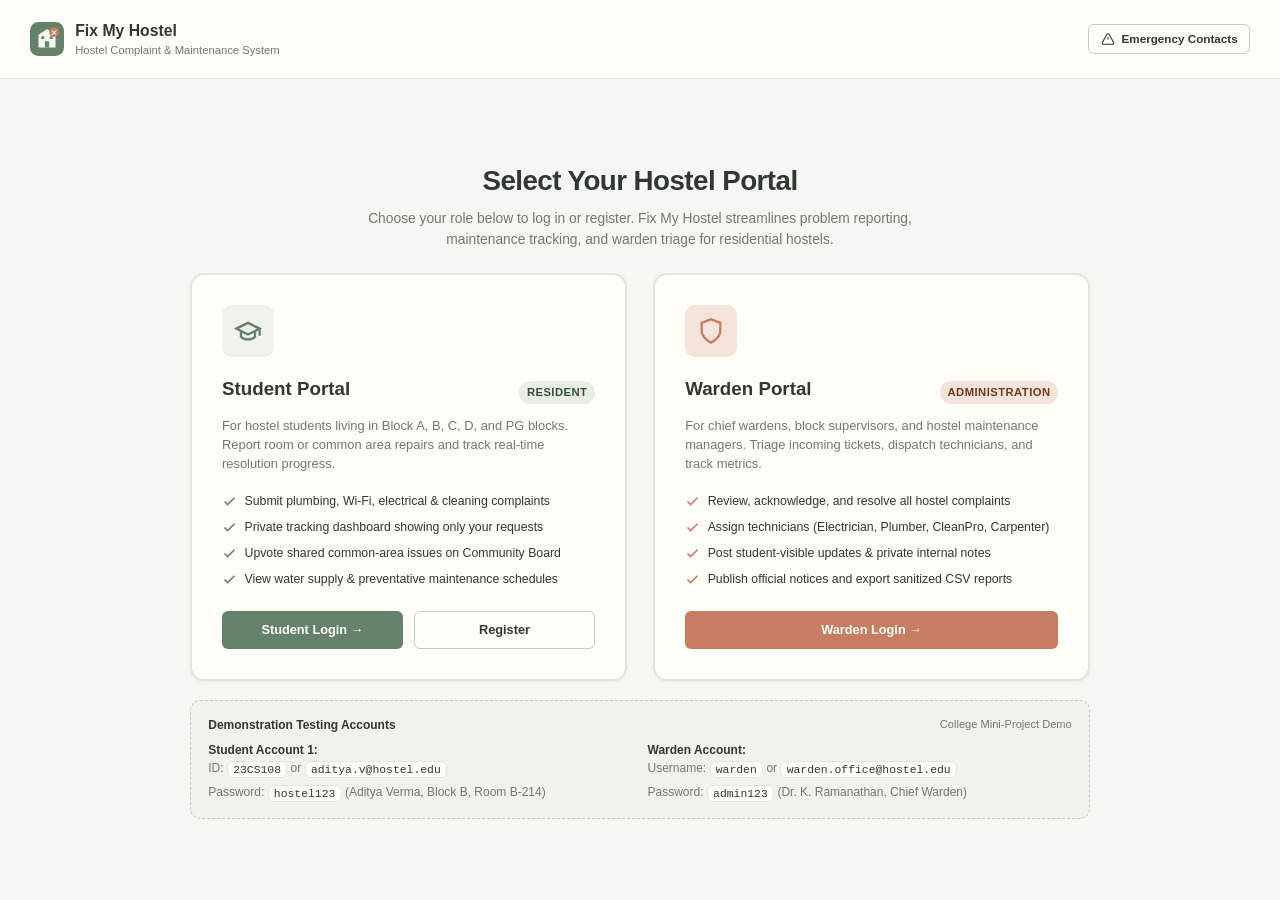
<file: login-selection.html>
<!DOCTYPE html>
<html lang="en">
<head>
  <meta charset="UTF-8">
  <meta name="viewport" content="width=device-width, initial-scale=1.0">
  <title>Portal Selection — Fix My Hostel</title>
  <meta name="description" content="Select your portal to access Fix My Hostel maintenance system: Student Portal or Warden/Admin Portal.">
  <link rel="icon" type="image/svg+xml" href="assets/logo.svg">
  <link rel="stylesheet" href="css/style.css">
</head>
<body class="auth-page-body">

  <!-- Header -->
  <header class="auth-header">
    <div style="display: flex; align-items: center; gap: 0.75rem;">
      <img src="assets/logo.svg" alt="Fix My Hostel Logo" width="34" height="34">
      <div>
        <div style="font-weight: 700; font-size: 1.05rem; color: var(--color-text-main);">Fix My Hostel</div>
        <div style="font-size: 0.75rem; color: var(--color-text-secondary);">Hostel Complaint & Maintenance System</div>
      </div>
    </div>
    <div>
      <a href="emergency-contacts.html" class="btn btn-secondary btn-sm">
        <svg viewBox="0 0 24 24" width="14" height="14" stroke="currentColor" stroke-width="2" fill="none"><path d="m21.73 18-8-14a2 2 0 0 0-3.48 0l-8 14A2 2 0 0 0 4 21h16a2 2 0 0 0 1.73-3Z"/><line x1="12" y1="9" x2="12" y2="13"/><line x1="12" y1="17" x2="12.01" y2="17"/></svg>
        Emergency Contacts
      </a>
    </div>
  </header>

  <!-- Main Content -->
  <main class="auth-main">
    <div class="portal-selection-container">
      <div style="text-align: center; max-width: 620px; margin: 0 auto 1.5rem;">
        <h1 style="font-size: 1.85rem; font-weight: 800; color: var(--color-text-main); letter-spacing: -0.02em; margin-bottom: 0.45rem;">
          Select Your Hostel Portal
        </h1>
        <p style="font-size: 0.92rem; color: var(--color-text-secondary); line-height: 1.5;">
          Choose your role below to log in or register. Fix My Hostel streamlines problem reporting, maintenance tracking, and warden triage for residential hostels.
        </p>
      </div>

      <!-- Two Portal Cards Grid -->
      <div class="portal-grid">
        <!-- Card 1: Student Portal -->
        <div class="portal-card">
          <div class="portal-card-icon">
            <svg viewBox="0 0 24 24" width="28" height="28" stroke="currentColor" stroke-width="2" fill="none">
              <path d="M22 10v6M2 10l10-5 10 5-10 5z"></path>
              <path d="M6 12v5c3 3 9 3 12 0v-5"></path>
            </svg>
          </div>
          <div style="display: flex; align-items: center; justify-content: space-between; margin-bottom: 0.35rem;">
            <h2 class="portal-card-title">Student Portal</h2>
            <span class="role-tag student">Resident</span>
          </div>
          <p class="portal-card-desc">
            For hostel students living in Block A, B, C, D, and PG blocks. Report room or common area repairs and track real-time resolution progress.
          </p>

          <ul class="portal-card-features">
            <li>
              <svg viewBox="0 0 24 24" width="15" height="15" stroke="currentColor" stroke-width="2.5" fill="none"><polyline points="20 6 9 17 4 12"></polyline></svg>
              <span>Submit plumbing, Wi-Fi, electrical & cleaning complaints</span>
            </li>
            <li>
              <svg viewBox="0 0 24 24" width="15" height="15" stroke="currentColor" stroke-width="2.5" fill="none"><polyline points="20 6 9 17 4 12"></polyline></svg>
              <span>Private tracking dashboard showing only your requests</span>
            </li>
            <li>
              <svg viewBox="0 0 24 24" width="15" height="15" stroke="currentColor" stroke-width="2.5" fill="none"><polyline points="20 6 9 17 4 12"></polyline></svg>
              <span>Upvote shared common-area issues on Community Board</span>
            </li>
            <li>
              <svg viewBox="0 0 24 24" width="15" height="15" stroke="currentColor" stroke-width="2.5" fill="none"><polyline points="20 6 9 17 4 12"></polyline></svg>
              <span>View water supply & preventative maintenance schedules</span>
            </li>
          </ul>

          <div style="display: flex; gap: 0.75rem; margin-top: auto;">
            <a href="student-login.html" class="btn btn-primary" style="flex: 1;">Student Login &rarr;</a>
            <a href="student-register.html" class="btn btn-secondary" style="flex: 1;">Register</a>
          </div>
        </div>

        <!-- Card 2: Warden / Admin Portal -->
        <div class="portal-card warden-portal">
          <div class="portal-card-icon">
            <svg viewBox="0 0 24 24" width="28" height="28" stroke="currentColor" stroke-width="2" fill="none">
              <path d="M12 22s8-4 8-10V5l-8-3-8 3v7c0 6 8 10 8 10z"></path>
            </svg>
          </div>
          <div style="display: flex; align-items: center; justify-content: space-between; margin-bottom: 0.35rem;">
            <h2 class="portal-card-title">Warden Portal</h2>
            <span class="role-tag warden">Administration</span>
          </div>
          <p class="portal-card-desc">
            For chief wardens, block supervisors, and hostel maintenance managers. Triage incoming tickets, dispatch technicians, and track metrics.
          </p>

          <ul class="portal-card-features">
            <li>
              <svg viewBox="0 0 24 24" width="15" height="15" stroke="currentColor" stroke-width="2.5" fill="none"><polyline points="20 6 9 17 4 12"></polyline></svg>
              <span>Review, acknowledge, and resolve all hostel complaints</span>
            </li>
            <li>
              <svg viewBox="0 0 24 24" width="15" height="15" stroke="currentColor" stroke-width="2.5" fill="none"><polyline points="20 6 9 17 4 12"></polyline></svg>
              <span>Assign technicians (Electrician, Plumber, CleanPro, Carpenter)</span>
            </li>
            <li>
              <svg viewBox="0 0 24 24" width="15" height="15" stroke="currentColor" stroke-width="2.5" fill="none"><polyline points="20 6 9 17 4 12"></polyline></svg>
              <span>Post student-visible updates & private internal notes</span>
            </li>
            <li>
              <svg viewBox="0 0 24 24" width="15" height="15" stroke="currentColor" stroke-width="2.5" fill="none"><polyline points="20 6 9 17 4 12"></polyline></svg>
              <span>Publish official notices and export sanitized CSV reports</span>
            </li>
          </ul>

          <div style="margin-top: auto;">
            <a href="warden-login.html" class="btn btn-accent" style="width: 100%;">Warden Login &rarr;</a>
          </div>
        </div>
      </div>

      <!-- Demo Credentials Guide Box -->
      <div class="demo-credentials-box">
        <div class="demo-credentials-header">
          <span>Demonstration Testing Accounts</span>
          <span style="font-weight: 500; font-size: 0.74rem; color: var(--color-text-secondary);">College Mini-Project Demo</span>
        </div>
        <div style="display: grid; grid-template-columns: repeat(auto-fit, minmax(260px, 1fr)); gap: 1rem;">
          <div>
            <strong>Student Account 1:</strong>
            <div class="demo-credentials-list">
              <div>ID: <code>23CS108</code> or <code>aditya.v@hostel.edu</code></div>
              <div>Password: <code>hostel123</code> (Aditya Verma, Block B, Room B-214)</div>
            </div>
          </div>
          <div>
            <strong>Warden Account:</strong>
            <div class="demo-credentials-list">
              <div>Username: <code>warden</code> or <code>warden.office@hostel.edu</code></div>
              <div>Password: <code>admin123</code> (Dr. K. Ramanathan, Chief Warden)</div>
            </div>
          </div>
        </div>
      </div>

    </div>
  </main>

  <script src="js/storage.js"></script>
  <script src="js/validation.js"></script>
  <script src="js/auth.js"></script>
</body>
</html>
</file>
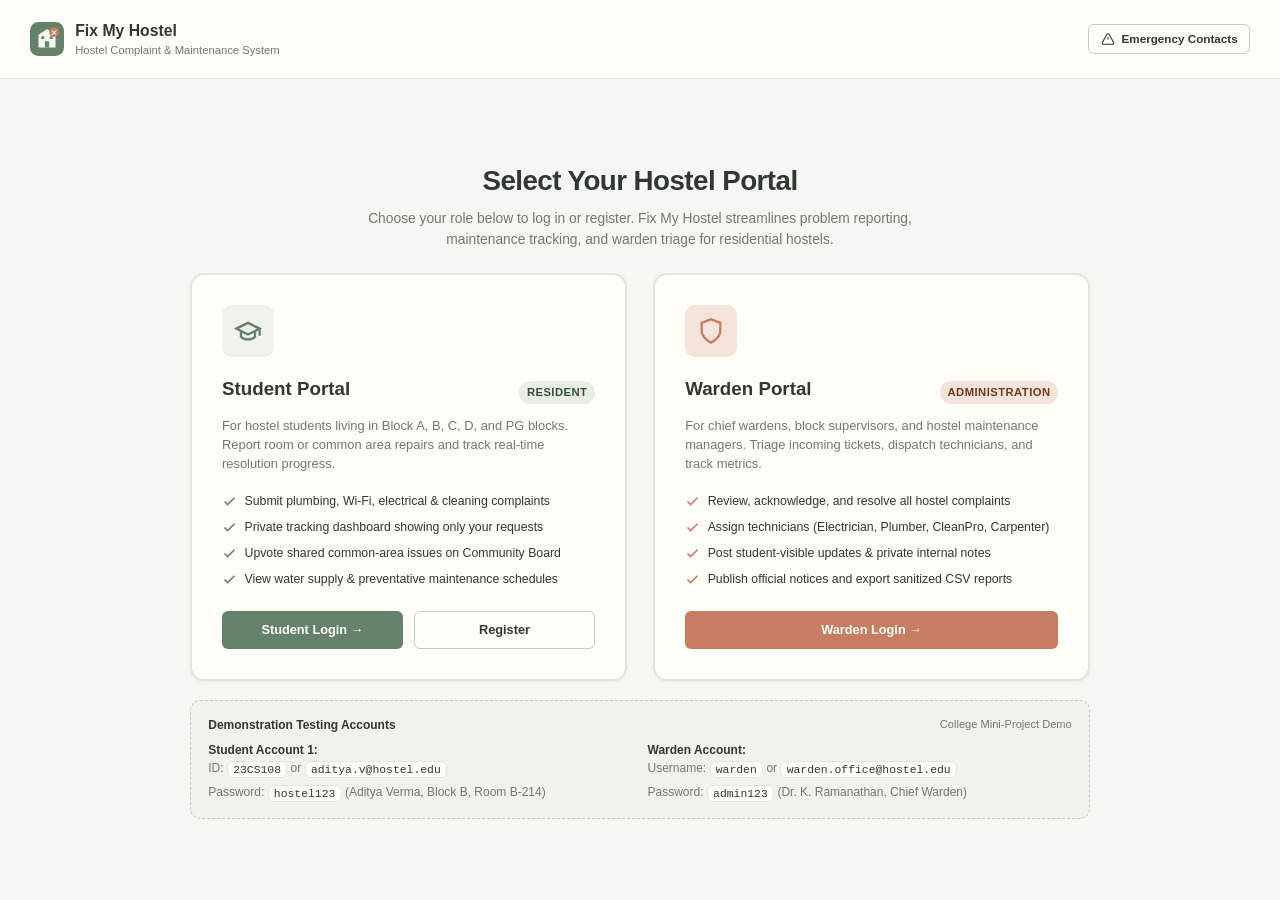
<file: maintenance.html>
<!DOCTYPE html>
<html lang="en">
<head>
  <meta charset="UTF-8">
  <meta name="viewport" content="width=device-width, initial-scale=1.0">
  <title>Maintenance Schedules — Fix My Hostel</title>
  <meta name="description" content="Planned hostel facility maintenance schedules, water tank cleanings, and electrical servicing.">
  <link rel="icon" type="image/svg+xml" href="assets/logo.svg">
  <link rel="stylesheet" href="css/style.css">
</head>
<body>

<div id="app-container">

  <!-- DYNAMIC SIDEBAR -->
  <aside class="app-sidebar" id="app-sidebar">
    <div class="sidebar-header">
      <img src="assets/logo.svg" alt="Fix My Hostel Logo" class="brand-logo" width="34" height="34">
      <div class="brand-text">
        <span class="brand-title">Fix My Hostel</span>
        <span class="brand-subtitle" id="sidebar-portal-subtitle">Maintenance</span>
      </div>
    </div>

    <div class="sidebar-role-indicator" id="sidebar-role-indicator"></div>

    <nav class="sidebar-nav">
      <div class="nav-section-title">Navigation</div>
      <ul class="nav-list" id="sidebar-nav-links"></ul>
    </nav>

    <div class="sidebar-footer">
      <div class="user-quick-profile" id="sidebar-profile-snippet"></div>
      <button class="logout-btn" style="width: 100%; margin-top: 0.65rem; justify-content: center;" onclick="window.authManager.logout()">
        <svg viewBox="0 0 24 24" width="13" height="13" stroke="currentColor" stroke-width="2" fill="none"><path d="M9 21H5a2 2 0 0 1-2-2V5a2 2 0 0 1 2-2h4"></path><polyline points="16 17 21 12 16 7"></polyline><line x1="21" y1="12" x2="9" y2="12"></line></svg>
        <span>Logout Session</span>
      </button>
    </div>
  </aside>

  <!-- MAIN VIEW -->
  <main class="app-main">
    <header class="app-topbar">
      <div class="topbar-left">
        <button class="mobile-menu-toggle" id="mobile-menu-toggle-btn" aria-label="Toggle menu">
          <svg viewBox="0 0 24 24" width="20" height="20" stroke="currentColor" stroke-width="2" fill="none"><line x1="4" x2="20" y1="12" y2="12"/><line x1="4" x2="20" y1="6" y2="6"/><line x1="4" x2="20" y1="18" y2="18"/></svg>
        </button>
        <div class="page-breadcrumb">
          <span id="breadcrumb-portal-name">Portal</span>
          <span>/</span>
          <span class="current">Maintenance Work Orders</span>
        </div>
      </div>

      <div class="topbar-right">
        <div id="nav-user-controls" class="nav-user-controls"></div>
        <button class="btn btn-primary btn-sm" id="btn-schedule-topbar" style="display: none;" onclick="window.openScheduleModal()">
          + Schedule Maintenance
        </button>
      </div>
    </header>

    <div class="page-content-wrapper">
      <div class="page-header">
        <div class="page-header-text">
          <h1>Preventative Maintenance Schedules</h1>
          <p>Scheduled facility upkeep, equipment servicing, overhead water tank cleanings, and network maintenance.</p>
        </div>
        <div class="page-header-actions" id="warden-maintenance-action" style="display: none;">
          <button class="btn btn-primary" onclick="window.openScheduleModal()">
            + Schedule New Activity
          </button>
        </div>
      </div>

      <!-- Quick Info Callout -->
      <div class="demo-banner">
        <div class="demo-banner-content">
          <svg viewBox="0 0 24 24" width="16" height="16" stroke="currentColor" stroke-width="2" fill="none"><circle cx="12" cy="12" r="10"/><line x1="12" y1="16" x2="12" y2="12"/><line x1="12" y1="8" x2="12.01" y2="8"/></svg>
          <span><strong>Resident Advisory:</strong> During scheduled shutdowns (e.g., water tank cleaning or Wi-Fi upgrades), please note alternative arrangements posted in the schedule details.</span>
        </div>
      </div>

      <!-- Maintenance Activities Grid -->
      <div class="notices-grid" id="maintenance-cards-grid">
        <!-- Rendered dynamically -->
      </div>
    </div>
  </main>
</div>

<!-- SCHEDULE ACTIVITY MODAL (Warden Only) -->
<div class="modal-overlay" id="schedule-maintenance-modal" role="dialog" aria-modal="true">
  <div class="modal-dialog">
    <div class="modal-header">
      <h3 class="modal-title">Schedule Maintenance Activity</h3>
      <button class="modal-close-btn" onclick="window.closeScheduleModal()">&times;</button>
    </div>
    <div class="modal-body">
      <form id="schedule-maintenance-form">
        <div class="form-group">
          <label for="sched-title" class="form-label">Activity Title <span class="required-star">*</span></label>
          <input type="text" id="sched-title" class="form-control" placeholder="e.g., Solar Water Heater Descaling" required>
        </div>

        <div class="form-row">
          <div class="form-group">
            <label for="sched-category" class="form-label">Category <span class="required-star">*</span></label>
            <select id="sched-category" class="form-control" required>
              <option value="Water Supply">Water Supply & Heating</option>
              <option value="Electricity">Electrical Substation & Generator</option>
              <option value="Wi-Fi">Wi-Fi & IT Networking</option>
              <option value="Cleaning">Sanitation & Tank Cleaning</option>
              <option value="Pest Control">Pest Control & Fogging</option>
              <option value="Furniture">Civil & Carpentry Repairs</option>
            </select>
          </div>

          <div class="form-group">
            <label for="sched-audience" class="form-label">Impacted Block <span class="required-star">*</span></label>
            <select id="sched-audience" class="form-control" required>
              <option value="All Blocks">All Blocks</option>
              <option value="Block A">Block A</option>
              <option value="Block B">Block B</option>
              <option value="Block C">Block C</option>
              <option value="Block D">Block D</option>
              <option value="PG Block">PG Block</option>
            </select>
          </div>
        </div>

        <div class="form-row">
          <div class="form-group">
            <label for="sched-time" class="form-label">Scheduled Date & Time Window <span class="required-star">*</span></label>
            <input type="text" id="sched-time" class="form-control" placeholder="e.g., Saturday 10:00 AM - 2:00 PM" required>
          </div>

          <div class="form-group">
            <label for="sched-status" class="form-label">Initial Status</label>
            <select id="sched-status" class="form-control">
              <option value="Scheduled">Scheduled</option>
              <option value="In Progress">In Progress</option>
              <option value="Completed">Completed</option>
            </select>
          </div>
        </div>

        <div class="form-group">
          <label for="sched-desc" class="form-label">Scope of Work & Student Precautions <span class="required-star">*</span></label>
          <textarea id="sched-desc" class="form-control" rows="3" placeholder="Describe the planned service, outage timing, and alternative provisions..." required></textarea>
        </div>

        <div style="display: flex; justify-content: flex-end; gap: 0.5rem; margin-top: 1rem;">
          <button type="button" class="btn btn-secondary" onclick="window.closeScheduleModal()">Cancel</button>
          <button type="submit" class="btn btn-primary">Schedule Work Order</button>
        </div>
      </form>
    </div>
  </div>
</div>

<div id="toast-container" aria-live="polite"></div>

<!-- Scripts -->
<script src="js/storage.js"></script>
<script src="js/validation.js"></script>
<script src="js/auth.js"></script>
<script src="js/app.js"></script>
<script>
  let currentUser = null;
  let currentRole = null;

  document.addEventListener('DOMContentLoaded', () => {
    if (!window.authManager.isAuthenticated()) {
      window.location.href = 'login-selection.html';
      return;
    }

    currentUser = window.authManager.getCurrentUser();
    currentRole = window.authManager.getRole();

    setupSidebar();
    renderMaintenanceGrid();
    bindScheduleForm();
  });

  function setupSidebar() {
    window.authManager.renderNavUserControls();

    const portalSubtitle = document.getElementById('sidebar-portal-subtitle');
    const roleIndicator = document.getElementById('sidebar-role-indicator');
    const navLinks = document.getElementById('sidebar-nav-links');
    const profileSnippet = document.getElementById('sidebar-profile-snippet');
    const wardenActions = document.getElementById('warden-maintenance-action');
    const topbarBtn = document.getElementById('btn-schedule-topbar');

    if (currentRole === 'warden') {
      portalSubtitle.textContent = 'Warden Administration';
      document.getElementById('breadcrumb-portal-name').textContent = 'Warden';
      if (wardenActions) wardenActions.style.display = 'block';
      if (topbarBtn) topbarBtn.style.display = 'inline-flex';

      roleIndicator.innerHTML = `<span class="role-tag warden">Warden</span>`;
      navLinks.innerHTML = `
        <li><a href="warden-dashboard.html" class="nav-item-btn"><svg viewBox="0 0 24 24" stroke="currentColor" fill="none"><path d="M12 22s8-4 8-10V5l-8-3-8 3v7c0 6 8 10 8 10z"/></svg><span>Overview</span></a></li>
        <li><a href="complaints.html" class="nav-item-btn"><svg viewBox="0 0 24 24" stroke="currentColor" fill="none"><rect width="8" height="4" x="8" y="2" rx="1" ry="1"/><path d="M16 4h2a2 2 0 0 1 2 2v14a2 2 0 0 1-2 2H6a2 2 0 0 1-2-2V6a2 2 0 0 1 2-2h2"/><line x1="8" y1="12" x2="16" y2="12"/><line x1="8" y1="16" x2="16" y2="16"/></svg><span>All Complaints</span></a></li>
        <li><a href="community.html" class="nav-item-btn"><svg viewBox="0 0 24 24" stroke="currentColor" fill="none"><path d="M16 21v-2a4 4 0 0 0-4-4H6a4 4 0 0 0-4 4v2"/><circle cx="9" cy="7" r="4"/><path d="M22 21v-2a4 4 0 0 0-3-3.87"/><path d="M16 3.13a4 4 0 0 1 0 7.75"/></svg><span>Community Issues</span></a></li>
        <li><a href="maintenance.html" class="nav-item-btn active"><svg viewBox="0 0 24 24" stroke="currentColor" fill="none"><path d="M14.7 6.3a1 1 0 0 0 0 1.4l1.6 1.6a1 1 0 0 0 1.4 0l3.77-3.77a6 6 0 0 1-7.94 7.94l-6.91 6.91a2.12 2.12 0 0 1-3-3l6.91-6.91a6 6 0 0 1 7.94-7.94l-3.76 3.76z"/></svg><span>Maintenance Work</span></a></li>
        <li><a href="notices.html" class="nav-item-btn"><svg viewBox="0 0 24 24" stroke="currentColor" fill="none"><path d="m3 11 18-5v12L3 13v-2z"/><path d="M11.6 16.8a3 3 0 1 1-5.8-1.6"/></svg><span>Notices</span></a></li>
        <li><a href="analytics.html" class="nav-item-btn"><svg viewBox="0 0 24 24" stroke="currentColor" fill="none"><path d="M3 3v18h18"/><path d="m19 9-5 5-4-4-3 3"/></svg><span>Analytics & CSV</span></a></li>
        <li><a href="emergency-contacts.html" class="nav-item-btn"><svg viewBox="0 0 24 24" stroke="currentColor" fill="none"><path d="m21.73 18-8-14a2 2 0 0 0-3.48 0l-8 14A2 2 0 0 0 4 21h16a2 2 0 0 0 1.73-3Z"/><line x1="12" y1="9" x2="12" y2="13"/><line x1="12" y1="17" x2="12.01" y2="17"/></svg><span>Emergency Contacts</span></a></li>
      `;
      profileSnippet.innerHTML = `
        <div class="user-avatar" style="background-color: var(--color-accent);">W</div>
        <div class="user-meta">
          <div class="user-meta-name">${currentUser.name}</div>
          <div class="user-meta-detail">Chief Warden</div>
        </div>
      `;
    } else {
      portalSubtitle.textContent = 'Student Portal';
      document.getElementById('breadcrumb-portal-name').textContent = 'Student';
      roleIndicator.innerHTML = `<span class="role-tag student">Student</span>`;
      navLinks.innerHTML = `
        <li><a href="student-dashboard.html" class="nav-item-btn"><svg viewBox="0 0 24 24" stroke="currentColor" fill="none"><rect width="7" height="9" x="3" y="3" rx="1"/><rect width="7" height="5" x="14" y="3" rx="1"/><rect width="7" height="9" x="14" y="12" rx="1"/><rect width="7" height="5" x="3" y="16" rx="1"/></svg><span>Dashboard</span></a></li>
        <li><a href="complaints.html?action=new" class="nav-item-btn"><svg viewBox="0 0 24 24" stroke="currentColor" fill="none"><path d="M14 2H6a2 2 0 0 0-2 2v16a2 2 0 0 0 2 2h12a2 2 0 0 0 2-2V8z"/><polyline points="14 2 14 8 20 8"/><line x1="12" y1="18" x2="12" y2="12"/><line x1="9" y1="15" x2="15" y2="15"/></svg><span>Report an Issue</span></a></li>
        <li><a href="complaints.html" class="nav-item-btn"><svg viewBox="0 0 24 24" stroke="currentColor" fill="none"><rect width="8" height="4" x="8" y="2" rx="1" ry="1"/><path d="M16 4h2a2 2 0 0 1 2 2v14a2 2 0 0 1-2 2H6a2 2 0 0 1-2-2V6a2 2 0 0 1 2-2h2"/><path d="M12 11h4"/><path d="M12 16h4"/><path d="M8 11h.01"/><path d="M8 16h.01"/></svg><span>My Complaints</span></a></li>
        <li><a href="community.html" class="nav-item-btn"><svg viewBox="0 0 24 24" stroke="currentColor" fill="none"><path d="M16 21v-2a4 4 0 0 0-4-4H6a4 4 0 0 0-4 4v2"/><circle cx="9" cy="7" r="4"/><path d="M22 21v-2a4 4 0 0 0-3-3.87"/><path d="M16 3.13a4 4 0 0 1 0 7.75"/></svg><span>Community Issues</span></a></li>
        <li><a href="notices.html" class="nav-item-btn"><svg viewBox="0 0 24 24" stroke="currentColor" fill="none"><path d="m3 11 18-5v12L3 13v-2z"/><path d="M11.6 16.8a3 3 0 1 1-5.8-1.6"/></svg><span>Notices & Schedule</span></a></li>
        <li><a href="maintenance.html" class="nav-item-btn active"><svg viewBox="0 0 24 24" stroke="currentColor" fill="none"><path d="M14.7 6.3a1 1 0 0 0 0 1.4l1.6 1.6a1 1 0 0 0 1.4 0l3.77-3.77a6 6 0 0 1-7.94 7.94l-6.91 6.91a2.12 2.12 0 0 1-3-3l6.91-6.91a6 6 0 0 1 7.94-7.94l-3.76 3.76z"/></svg><span>Maintenance Work</span></a></li>
        <li><a href="emergency-contacts.html" class="nav-item-btn"><svg viewBox="0 0 24 24" stroke="currentColor" fill="none"><path d="m21.73 18-8-14a2 2 0 0 0-3.48 0l-8 14A2 2 0 0 0 4 21h16a2 2 0 0 0 1.73-3Z"/><line x1="12" y1="9" x2="12" y2="13"/><line x1="12" y1="17" x2="12.01" y2="17"/></svg><span>Emergency Contacts</span></a></li>
      `;
      profileSnippet.innerHTML = `
        <div class="user-avatar">S</div>
        <div class="user-meta">
          <div class="user-meta-name">${currentUser.name}</div>
          <div class="user-meta-detail">${currentUser.room}</div>
        </div>
      `;
    }

    const toggleBtn = document.getElementById('mobile-menu-toggle-btn');
    const sidebar = document.getElementById('app-sidebar');
    if (toggleBtn && sidebar) {
      toggleBtn.addEventListener('click', () => sidebar.classList.toggle('mobile-open'));
    }
  }

  function renderMaintenanceGrid() {
    const schedules = window.storageManager.getNotices().filter(n => n.isMaintenance);
    const container = document.getElementById('maintenance-cards-grid');

    if (schedules.length === 0) {
      container.innerHTML = `
        <div class="empty-state" style="grid-column: 1 / -1;">
          <div class="empty-state-title">No Maintenance Work Currently Scheduled</div>
          <div class="empty-state-desc">Upcoming preventative maintenance, water tank cleaning, and equipment servicing will be posted here.</div>
        </div>
      `;
      return;
    }

    container.innerHTML = schedules.map(item => {
      const catIcon = window.app ? window.app.getCategoryIcon(item.category) : '';
      return `
        <div class="notice-card ${item.priority === 'Urgent' ? 'urgent' : ''}">
          <div class="notice-header">
            <span class="category-pill">${catIcon} ${Validator.escapeHtml(item.category)}</span>
            <span class="badge" style="background: var(--color-primary-light); color: var(--color-primary-dark); font-size: 0.72rem;">
              ${item.status || 'Scheduled'}
            </span>
          </div>
          <div class="notice-title">${Validator.escapeHtml(item.title)}</div>
          <div class="notice-body">${Validator.escapeHtml(item.description)}</div>
          <div class="notice-footer">
            <span>When: <strong>${Validator.escapeHtml(item.scheduledDate || 'TBD')}</strong></span>
            <span>Target: <strong>${Validator.escapeHtml(item.targetAudience || 'All Blocks')}</strong></span>
            ${currentRole === 'warden' ? `
              <button class="btn btn-outline-danger btn-sm" onclick="window.deleteSchedule('${item.id}')">Remove</button>
            ` : ''}
          </div>
        </div>
      `;
    }).join('');
  }

  window.openScheduleModal = function() {
    document.getElementById('schedule-maintenance-modal').classList.add('show');
  };

  window.closeScheduleModal = function() {
    document.getElementById('schedule-maintenance-modal').classList.remove('show');
  };

  function bindScheduleForm() {
    const form = document.getElementById('schedule-maintenance-form');
    if (!form) return;

    form.addEventListener('submit', e => {
      e.preventDefault();
      const title = document.getElementById('sched-title').value.trim();
      const category = document.getElementById('sched-category').value;
      const targetAudience = document.getElementById('sched-audience').value;
      const scheduledDate = document.getElementById('sched-time').value.trim();
      const status = document.getElementById('sched-status').value;
      const description = document.getElementById('sched-desc').value.trim();

      const newId = window.storageManager.generateNoticeId();
      const newSchedule = {
        id: newId,
        title,
        category,
        targetAudience,
        priority: category === 'Water Supply' || category === 'Electricity' ? 'Urgent' : 'Normal',
        scheduledDate,
        status,
        description,
        isMaintenance: true,
        publishedAt: new Date().toISOString(),
        expiresAt: new Date(Date.now() + 7 * 24 * 3600 * 1000).toISOString()
      };

      window.storageManager.addNotice(newSchedule);
      window.closeScheduleModal();
      form.reset();
      alert(`Maintenance schedule ${newId} published!`);
      renderMaintenanceGrid();
    });
  }

  window.deleteSchedule = function(id) {
    if (confirm(`Remove maintenance entry ${id}?`)) {
      window.storageManager.deleteNotice(id);
      renderMaintenanceGrid();
    }
  };
</script>
</body>
</html>
</file>
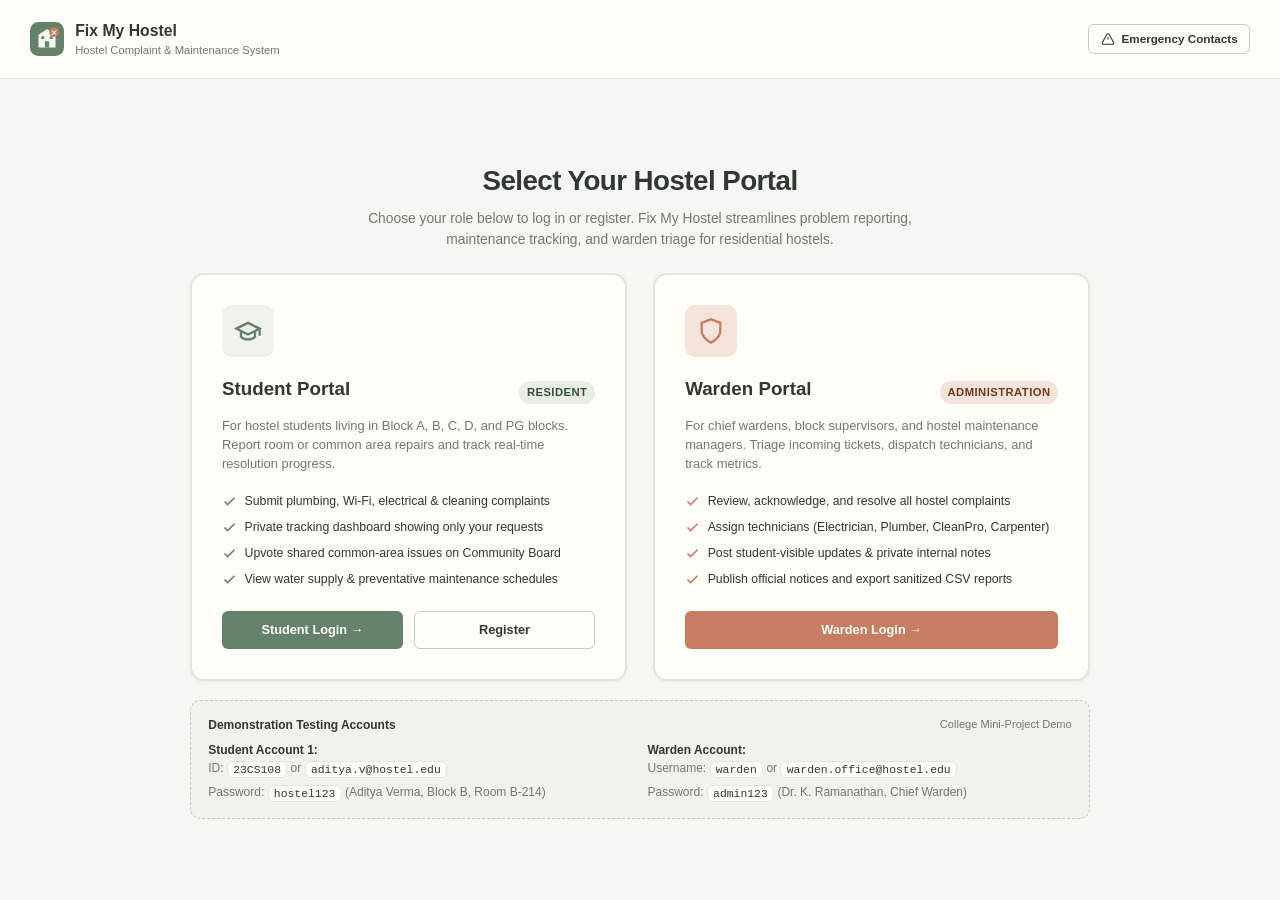
<file: notices.html>
<!DOCTYPE html>
<html lang="en">
<head>
  <meta charset="UTF-8">
  <meta name="viewport" content="width=device-width, initial-scale=1.0">
  <title>Hostel Notices & Bulletins — Fix My Hostel</title>
  <meta name="description" content="Official hostel announcements and warden maintenance bulletins.">
  <link rel="icon" type="image/svg+xml" href="assets/logo.svg">
  <link rel="stylesheet" href="css/style.css">
</head>
<body>

<div id="app-container">

  <!-- SIDEBAR -->
  <aside class="app-sidebar" id="app-sidebar">
    <div class="sidebar-header">
      <img src="assets/logo.svg" alt="Fix My Hostel Logo" class="brand-logo" width="34" height="34">
      <div class="brand-text">
        <span class="brand-title">Fix My Hostel</span>
        <span class="brand-subtitle" id="sidebar-portal-subtitle">Notices Portal</span>
      </div>
    </div>

    <div class="sidebar-role-indicator" id="sidebar-role-indicator"></div>

    <nav class="sidebar-nav">
      <div class="nav-section-title">Navigation</div>
      <ul class="nav-list" id="sidebar-nav-links"></ul>
    </nav>

    <div class="sidebar-footer">
      <div class="user-quick-profile" id="sidebar-profile-snippet"></div>
      <button class="logout-btn" style="width: 100%; margin-top: 0.65rem; justify-content: center;" onclick="window.authManager.logout()">
        <svg viewBox="0 0 24 24" width="13" height="13" stroke="currentColor" stroke-width="2" fill="none"><path d="M9 21H5a2 2 0 0 1-2-2V5a2 2 0 0 1 2-2h4"></path><polyline points="16 17 21 12 16 7"></polyline><line x1="21" y1="12" x2="9" y2="12"></line></svg>
        <span>Logout Session</span>
      </button>
    </div>
  </aside>

  <!-- MAIN VIEW -->
  <main class="app-main">
    <header class="app-topbar">
      <div class="topbar-left">
        <button class="mobile-menu-toggle" id="mobile-menu-toggle-btn" aria-label="Toggle menu">
          <svg viewBox="0 0 24 24" width="20" height="20" stroke="currentColor" stroke-width="2" fill="none"><line x1="4" x2="20" y1="12" y2="12"/><line x1="4" x2="20" y1="6" y2="6"/><line x1="4" x2="20" y1="18" y2="18"/></svg>
        </button>
        <div class="page-breadcrumb">
          <span id="breadcrumb-portal-name">Portal</span>
          <span>/</span>
          <span class="current">Notices & Bulletins</span>
        </div>
      </div>

      <div class="topbar-right">
        <div id="nav-user-controls" class="nav-user-controls"></div>
        <button class="btn btn-primary btn-sm" id="btn-create-notice-topbar" style="display: none;" onclick="window.openNoticeModal()">
          + Create Notice
        </button>
      </div>
    </header>

    <div class="page-content-wrapper">
      <div class="page-header">
        <div class="page-header-text">
          <h1>Hostel Notices & Official Announcements</h1>
          <p>Official warden bulletins, water tank cleaning schedules, electrical maintenance shutdowns, and health guidelines.</p>
        </div>
        <div class="page-header-actions" id="warden-notice-action" style="display: none;">
          <button class="btn btn-primary" onclick="window.openNoticeModal()">
            + Create New Notice
          </button>
        </div>
      </div>

      <h2 style="font-size: 1.15rem; font-weight: 700; margin-bottom: 0.85rem; color: var(--color-text-main);">
        Active Announcements
      </h2>
      <div class="notices-grid" id="active-notices-grid" style="margin-bottom: 2rem;"></div>

      <h2 style="font-size: 1.15rem; font-weight: 700; margin-bottom: 0.85rem; color: var(--color-text-secondary);">
        Archived / Past Notices
      </h2>
      <div class="notices-grid" id="expired-notices-grid"></div>
    </div>
  </main>
</div>

<!-- CREATE NOTICE MODAL -->
<div class="modal-overlay" id="create-notice-modal" role="dialog" aria-modal="true">
  <div class="modal-dialog">
    <div class="modal-header">
      <h3 class="modal-title">Publish Hostel Notice</h3>
      <button class="modal-close-btn" onclick="window.closeNoticeModal()">&times;</button>
    </div>
    <div class="modal-body">
      <form id="create-notice-form">
        <div class="form-group">
          <label for="notice-title" class="form-label">Notice Title <span class="required-star">*</span></label>
          <input type="text" id="notice-title" class="form-control" placeholder="e.g., Overhead Water Tank Chlorination" required>
        </div>

        <div class="form-row">
          <div class="form-group">
            <label for="notice-category" class="form-label">Category <span class="required-star">*</span></label>
            <select id="notice-category" class="form-control" required>
              <option value="Water Supply">Water Supply</option>
              <option value="Electricity">Electricity</option>
              <option value="Cleaning">Cleaning & Sanitation</option>
              <option value="Pest Control">Pest Control</option>
              <option value="Wi-Fi">Wi-Fi & IT</option>
              <option value="General">General Announcement</option>
              <option value="Inspection">Room Inspection</option>
            </select>
          </div>

          <div class="form-group">
            <label for="notice-audience" class="form-label">Target Block</label>
            <select id="notice-audience" class="form-control">
              <option value="All Blocks">All Blocks</option>
              <option value="Block A">Block A</option>
              <option value="Block B">Block B</option>
              <option value="Block C">Block C</option>
              <option value="Block D">Block D</option>
              <option value="PG Block">PG Block</option>
            </select>
          </div>
        </div>

        <div class="form-row">
          <div class="form-group">
            <label for="notice-priority" class="form-label">Priority</label>
            <select id="notice-priority" class="form-control">
              <option value="Normal">Normal</option>
              <option value="Urgent">Urgent Bulletin</option>
            </select>
          </div>

          <div class="form-group">
            <label for="notice-expires" class="form-label">Expiry Date (Optional)</label>
            <input type="date" id="notice-expires" class="form-control">
          </div>
        </div>

        <div class="form-group">
          <label for="notice-scheduled-time" class="form-label">Scheduled Time Window</label>
          <input type="text" id="notice-scheduled-time" class="form-control" placeholder="e.g., Saturday 9:00 AM - 1:00 PM">
        </div>

        <div class="form-group">
          <label for="notice-desc" class="form-label">Description & Instructions <span class="required-star">*</span></label>
          <textarea id="notice-desc" class="form-control" rows="3" placeholder="Provide full details, precautions for students..." required></textarea>
        </div>

        <div style="display: flex; justify-content: flex-end; gap: 0.5rem; margin-top: 1rem;">
          <button type="button" class="btn btn-secondary" onclick="window.closeNoticeModal()">Cancel</button>
          <button type="submit" class="btn btn-primary">Publish Notice</button>
        </div>
      </form>
    </div>
  </div>
</div>

<div id="toast-container" aria-live="polite"></div>

<!-- Scripts -->
<script src="js/storage.js"></script>
<script src="js/validation.js"></script>
<script src="js/auth.js"></script>
<script src="js/app.js"></script>
<script>
  let currentUser = null;
  let currentRole = null;

  document.addEventListener('DOMContentLoaded', () => {
    if (!window.authManager.isAuthenticated()) {
      window.location.href = 'login-selection.html';
      return;
    }

    currentUser = window.authManager.getCurrentUser();
    currentRole = window.authManager.getRole();

    setupSidebar();
    renderNotices();
    bindNoticeForm();
  });

  function setupSidebar() {
    window.authManager.renderNavUserControls();

    const portalSubtitle = document.getElementById('sidebar-portal-subtitle');
    const roleIndicator = document.getElementById('sidebar-role-indicator');
    const navLinks = document.getElementById('sidebar-nav-links');
    const profileSnippet = document.getElementById('sidebar-profile-snippet');
    const wardenActions = document.getElementById('warden-notice-action');
    const topbarBtn = document.getElementById('btn-create-notice-topbar');

    if (currentRole === 'warden') {
      portalSubtitle.textContent = 'Warden Administration';
      document.getElementById('breadcrumb-portal-name').textContent = 'Warden';
      if (wardenActions) wardenActions.style.display = 'block';
      if (topbarBtn) topbarBtn.style.display = 'inline-flex';

      roleIndicator.innerHTML = `<span class="role-tag warden">Warden</span>`;
      navLinks.innerHTML = `
        <li><a href="warden-dashboard.html" class="nav-item-btn"><svg viewBox="0 0 24 24" stroke="currentColor" fill="none"><path d="M12 22s8-4 8-10V5l-8-3-8 3v7c0 6 8 10 8 10z"/></svg><span>Overview</span></a></li>
        <li><a href="complaints.html" class="nav-item-btn"><svg viewBox="0 0 24 24" stroke="currentColor" fill="none"><rect width="8" height="4" x="8" y="2" rx="1" ry="1"/><path d="M16 4h2a2 2 0 0 1 2 2v14a2 2 0 0 1-2 2H6a2 2 0 0 1-2-2V6a2 2 0 0 1 2-2h2"/><line x1="8" y1="12" x2="16" y2="12"/><line x1="8" y1="16" x2="16" y2="16"/></svg><span>All Complaints</span></a></li>
        <li><a href="community.html" class="nav-item-btn"><svg viewBox="0 0 24 24" stroke="currentColor" fill="none"><path d="M16 21v-2a4 4 0 0 0-4-4H6a4 4 0 0 0-4 4v2"/><circle cx="9" cy="7" r="4"/><path d="M22 21v-2a4 4 0 0 0-3-3.87"/><path d="M16 3.13a4 4 0 0 1 0 7.75"/></svg><span>Community Issues</span></a></li>
        <li><a href="maintenance.html" class="nav-item-btn"><svg viewBox="0 0 24 24" stroke="currentColor" fill="none"><path d="M14.7 6.3a1 1 0 0 0 0 1.4l1.6 1.6a1 1 0 0 0 1.4 0l3.77-3.77a6 6 0 0 1-7.94 7.94l-6.91 6.91a2.12 2.12 0 0 1-3-3l6.91-6.91a6 6 0 0 1 7.94-7.94l-3.76 3.76z"/></svg><span>Maintenance Work</span></a></li>
        <li><a href="notices.html" class="nav-item-btn active"><svg viewBox="0 0 24 24" stroke="currentColor" fill="none"><path d="m3 11 18-5v12L3 13v-2z"/><path d="M11.6 16.8a3 3 0 1 1-5.8-1.6"/></svg><span>Notices</span></a></li>
        <li><a href="analytics.html" class="nav-item-btn"><svg viewBox="0 0 24 24" stroke="currentColor" fill="none"><path d="M3 3v18h18"/><path d="m19 9-5 5-4-4-3 3"/></svg><span>Analytics & CSV</span></a></li>
        <li><a href="emergency-contacts.html" class="nav-item-btn"><svg viewBox="0 0 24 24" stroke="currentColor" fill="none"><path d="m21.73 18-8-14a2 2 0 0 0-3.48 0l-8 14A2 2 0 0 0 4 21h16a2 2 0 0 0 1.73-3Z"/><line x1="12" y1="9" x2="12" y2="13"/><line x1="12" y1="17" x2="12.01" y2="17"/></svg><span>Emergency Contacts</span></a></li>
      `;
      profileSnippet.innerHTML = `
        <div class="user-avatar" style="background-color: var(--color-accent);">W</div>
        <div class="user-meta">
          <div class="user-meta-name">${currentUser.name}</div>
          <div class="user-meta-detail">Chief Warden</div>
        </div>
      `;
    } else {
      portalSubtitle.textContent = 'Student Portal';
      document.getElementById('breadcrumb-portal-name').textContent = 'Student';
      roleIndicator.innerHTML = `<span class="role-tag student">Student</span>`;
      navLinks.innerHTML = `
        <li><a href="student-dashboard.html" class="nav-item-btn"><svg viewBox="0 0 24 24" stroke="currentColor" fill="none"><rect width="7" height="9" x="3" y="3" rx="1"/><rect width="7" height="5" x="14" y="3" rx="1"/><rect width="7" height="9" x="14" y="12" rx="1"/><rect width="7" height="5" x="3" y="16" rx="1"/></svg><span>Dashboard</span></a></li>
        <li><a href="complaints.html?action=new" class="nav-item-btn"><svg viewBox="0 0 24 24" stroke="currentColor" fill="none"><path d="M14 2H6a2 2 0 0 0-2 2v16a2 2 0 0 0 2 2h12a2 2 0 0 0 2-2V8z"/><polyline points="14 2 14 8 20 8"/><line x1="12" y1="18" x2="12" y2="12"/><line x1="9" y1="15" x2="15" y2="15"/></svg><span>Report an Issue</span></a></li>
        <li><a href="complaints.html" class="nav-item-btn"><svg viewBox="0 0 24 24" stroke="currentColor" fill="none"><rect width="8" height="4" x="8" y="2" rx="1" ry="1"/><path d="M16 4h2a2 2 0 0 1 2 2v14a2 2 0 0 1-2 2H6a2 2 0 0 1-2-2V6a2 2 0 0 1 2-2h2"/><path d="M12 11h4"/><path d="M12 16h4"/><path d="M8 11h.01"/><path d="M8 16h.01"/></svg><span>My Complaints</span></a></li>
        <li><a href="community.html" class="nav-item-btn"><svg viewBox="0 0 24 24" stroke="currentColor" fill="none"><path d="M16 21v-2a4 4 0 0 0-4-4H6a4 4 0 0 0-4 4v2"/><circle cx="9" cy="7" r="4"/><path d="M22 21v-2a4 4 0 0 0-3-3.87"/><path d="M16 3.13a4 4 0 0 1 0 7.75"/></svg><span>Community Issues</span></a></li>
        <li><a href="maintenance.html" class="nav-item-btn"><svg viewBox="0 0 24 24" stroke="currentColor" fill="none"><path d="M14.7 6.3a1 1 0 0 0 0 1.4l1.6 1.6a1 1 0 0 0 1.4 0l3.77-3.77a6 6 0 0 1-7.94 7.94l-6.91 6.91a2.12 2.12 0 0 1-3-3l6.91-6.91a6 6 0 0 1 7.94-7.94l-3.76 3.76z"/></svg><span>Maintenance Work</span></a></li>
        <li><a href="notices.html" class="nav-item-btn active"><svg viewBox="0 0 24 24" stroke="currentColor" fill="none"><path d="m3 11 18-5v12L3 13v-2z"/><path d="M11.6 16.8a3 3 0 1 1-5.8-1.6"/></svg><span>Notices & Schedule</span></a></li>
        <li><a href="emergency-contacts.html" class="nav-item-btn"><svg viewBox="0 0 24 24" stroke="currentColor" fill="none"><path d="m21.73 18-8-14a2 2 0 0 0-3.48 0l-8 14A2 2 0 0 0 4 21h16a2 2 0 0 0 1.73-3Z"/><line x1="12" y1="9" x2="12" y2="13"/><line x1="12" y1="17" x2="12.01" y2="17"/></svg><span>Emergency Contacts</span></a></li>
      `;
      profileSnippet.innerHTML = `
        <div class="user-avatar">S</div>
        <div class="user-meta">
          <div class="user-meta-name">${currentUser.name}</div>
          <div class="user-meta-detail">${currentUser.room}</div>
        </div>
      `;
    }

    const toggleBtn = document.getElementById('mobile-menu-toggle-btn');
    const sidebar = document.getElementById('app-sidebar');
    if (toggleBtn && sidebar) {
      toggleBtn.addEventListener('click', () => sidebar.classList.toggle('mobile-open'));
    }
  }

  function renderNotices() {
    const notices = window.storageManager.getNotices();
    const activeGrid = document.getElementById('active-notices-grid');
    const expiredGrid = document.getElementById('expired-notices-grid');
    const now = new Date();

    const activeList = notices.filter(n => !n.expiresAt || new Date(n.expiresAt) >= now);
    const expiredList = notices.filter(n => n.expiresAt && new Date(n.expiresAt) < now);

    const makeCard = (n, isExpired) => {
      const isUrgent = n.priority === 'Urgent';
      const catIcon = window.app ? window.app.getCategoryIcon(n.category) : '';

      return `
        <div class="notice-card ${isUrgent ? 'urgent' : ''} ${isExpired ? 'expired' : ''}">
          <div class="notice-header">
            <span class="category-pill">${catIcon} ${Validator.escapeHtml(n.category)}</span>
            <span class="notice-date-range">
              ${isExpired ? '<strong style="color: #B3261E;">[Expired]</strong> ' : ''}
              ${new Date(n.publishedAt).toLocaleDateString()}
            </span>
          </div>
          <div class="notice-title">${Validator.escapeHtml(n.title)}</div>
          <div class="notice-body">${Validator.escapeHtml(n.description)}</div>
          <div class="notice-footer">
            <span>Target: <strong>${Validator.escapeHtml(n.targetAudience || 'All Blocks')}</strong></span>
            ${currentRole === 'warden' ? `
              <button class="btn btn-outline-danger btn-sm" onclick="window.deleteNotice('${n.id}')">Delete</button>
            ` : (n.scheduledDate ? `<span>Schedule: <strong>${Validator.escapeHtml(n.scheduledDate)}</strong></span>` : '')}
          </div>
        </div>
      `;
    };

    if (activeList.length === 0) {
      activeGrid.innerHTML = '<p style="color: var(--color-text-muted); font-size: 0.85rem;">No active notices today.</p>';
    } else {
      activeGrid.innerHTML = activeList.map(n => makeCard(n, false)).join('');
    }

    if (expiredList.length === 0) {
      expiredGrid.innerHTML = '<p style="color: var(--color-text-muted); font-size: 0.85rem;">No past expired notices.</p>';
    } else {
      expiredGrid.innerHTML = expiredList.map(n => makeCard(n, true)).join('');
    }
  }

  window.openNoticeModal = function() {
    const modal = document.getElementById('create-notice-modal');
    modal.classList.add('show');
  };

  window.closeNoticeModal = function() {
    const modal = document.getElementById('create-notice-modal');
    modal.classList.remove('show');
  };

  function bindNoticeForm() {
    const form = document.getElementById('create-notice-form');
    if (!form) return;

    form.addEventListener('submit', e => {
      e.preventDefault();
      const title = document.getElementById('notice-title').value.trim();
      const category = document.getElementById('notice-category').value;
      const targetAudience = document.getElementById('notice-audience').value;
      const priority = document.getElementById('notice-priority').value;
      const expDate = document.getElementById('notice-expires').value;
      const scheduledTime = document.getElementById('notice-scheduled-time').value.trim();
      const description = document.getElementById('notice-desc').value.trim();

      const newId = window.storageManager.generateNoticeId();
      const notice = {
        id: newId,
        title,
        category,
        targetAudience,
        priority,
        publishedAt: new Date().toISOString(),
        expiresAt: expDate ? new Date(expDate).toISOString() : null,
        scheduledDate: scheduledTime || 'Standard announcement',
        description,
        isMaintenance: category !== 'General' && category !== 'Inspection',
        status: 'Active'
      };

      window.storageManager.addNotice(notice);
      window.closeNoticeModal();
      form.reset();
      alert(`Notice ${newId} published!`);
      renderNotices();
    });
  }

  window.deleteNotice = function(id) {
    if (confirm(`Delete notice ${id}?`)) {
      window.storageManager.deleteNotice(id);
      renderNotices();
    }
  };
</script>
</body>
</html>
</file>
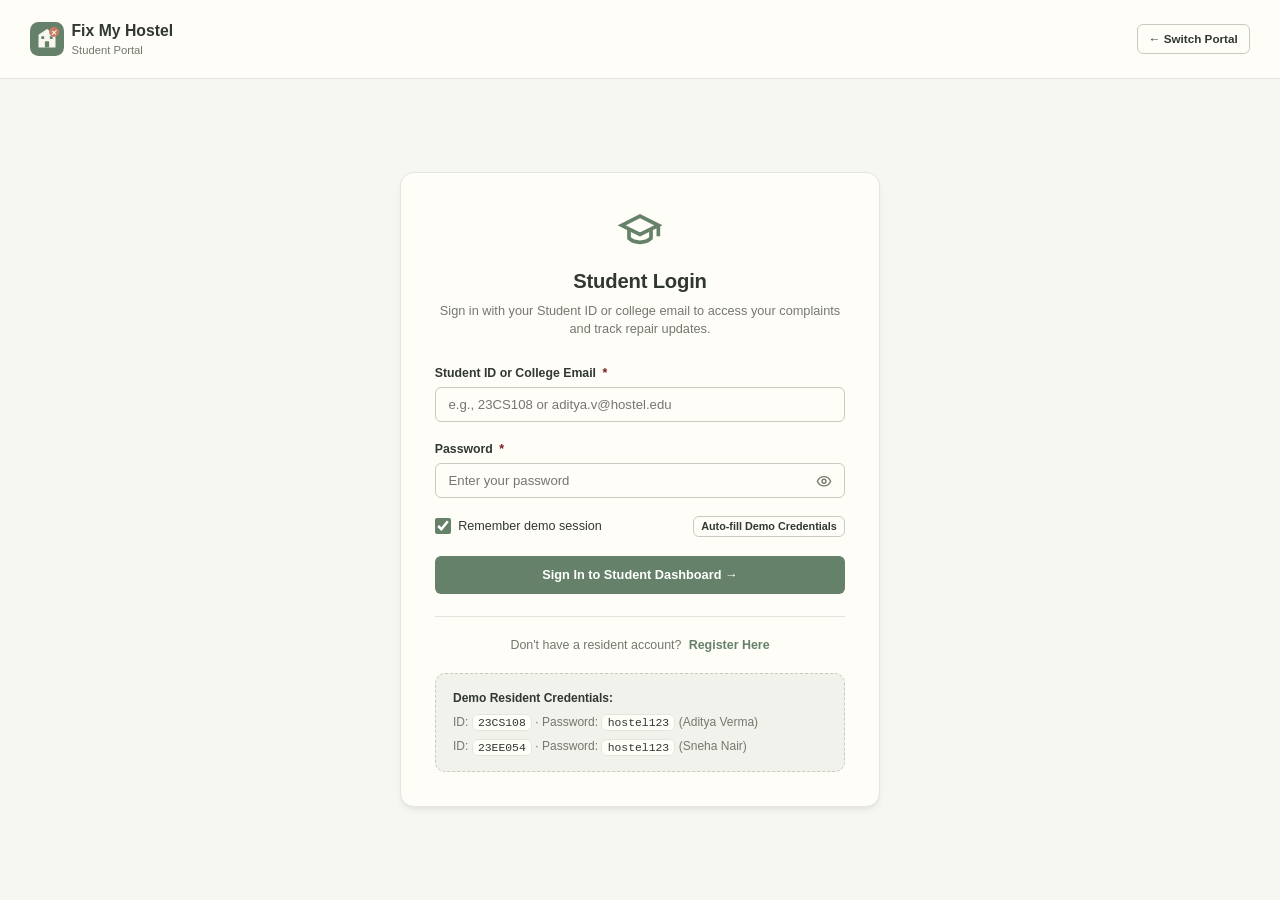
<file: student-dashboard.html>
<!DOCTYPE html>
<html lang="en">
<head>
  <meta charset="UTF-8">
  <meta name="viewport" content="width=device-width, initial-scale=1.0">
  <title>Student Dashboard — Fix My Hostel</title>
  <meta name="description" content="Student overview of personal hostel complaints and resolution progress.">
  <link rel="icon" type="image/svg+xml" href="assets/logo.svg">
  <link rel="stylesheet" href="css/style.css">
</head>
<body>

<div id="app-container">

  <!-- STUDENT SIDEBAR -->
  <aside class="app-sidebar" id="app-sidebar" aria-label="Student Navigation">
    <div class="sidebar-header">
      <img src="assets/logo.svg" alt="Fix My Hostel Logo" class="brand-logo" width="34" height="34">
      <div class="brand-text">
        <span class="brand-title">Fix My Hostel</span>
        <span class="brand-subtitle">Student Portal</span>
      </div>
    </div>

    <!-- Active Demo Role Tag -->
    <div class="sidebar-role-indicator">
      <div class="role-tag-container">
        <span class="role-tag student">
          <svg viewBox="0 0 24 24" width="13" height="13" stroke="currentColor" stroke-width="2" fill="none"><path d="M22 10v6M2 10l10-5 10 5-10 5z"/><path d="M6 12v5c3 3 9 3 12 0v-5"/></svg>
          Student
        </span>
      </div>
      <span style="font-size: 0.72rem; color: var(--color-text-secondary);" id="sidebar-room-tag">Room Resident</span>
    </div>

    <!-- Navigation Links -->
    <nav class="sidebar-nav">
      <div class="nav-section-title">Navigation</div>
      <ul class="nav-list">
        <li>
          <a href="student-dashboard.html" class="nav-item-btn active">
            <svg viewBox="0 0 24 24" stroke="currentColor" fill="none"><rect width="7" height="9" x="3" y="3" rx="1"/><rect width="7" height="5" x="14" y="3" rx="1"/><rect width="7" height="9" x="14" y="12" rx="1"/><rect width="7" height="5" x="3" y="16" rx="1"/></svg>
            <span>Dashboard</span>
          </a>
        </li>
        <li>
          <a href="complaints.html?action=new" class="nav-item-btn">
            <svg viewBox="0 0 24 24" stroke="currentColor" fill="none"><path d="M14 2H6a2 2 0 0 0-2 2v16a2 2 0 0 0 2 2h12a2 2 0 0 0 2-2V8z"/><polyline points="14 2 14 8 20 8"/><line x1="12" y1="18" x2="12" y2="12"/><line x1="9" y1="15" x2="15" y2="15"/></svg>
            <span>Report an Issue</span>
          </a>
        </li>
        <li>
          <a href="complaints.html" class="nav-item-btn">
            <svg viewBox="0 0 24 24" stroke="currentColor" fill="none"><rect width="8" height="4" x="8" y="2" rx="1" ry="1"/><path d="M16 4h2a2 2 0 0 1 2 2v14a2 2 0 0 1-2 2H6a2 2 0 0 1-2-2V6a2 2 0 0 1 2-2h2"/><path d="M12 11h4"/><path d="M12 16h4"/><path d="M8 11h.01"/><path d="M8 16h.01"/></svg>
            <span>My Complaints</span>
            <span class="nav-badge" id="nav-badge-my-count">0</span>
          </a>
        </li>
        <li>
          <a href="community.html" class="nav-item-btn">
            <svg viewBox="0 0 24 24" stroke="currentColor" fill="none"><path d="M16 21v-2a4 4 0 0 0-4-4H6a4 4 0 0 0-4 4v2"/><circle cx="9" cy="7" r="4"/><path d="M22 21v-2a4 4 0 0 0-3-3.87"/><path d="M16 3.13a4 4 0 0 1 0 7.75"/></svg>
            <span>Community Issues</span>
          </a>
        </li>
        <li>
          <a href="notices.html" class="nav-item-btn">
            <svg viewBox="0 0 24 24" stroke="currentColor" fill="none"><path d="m3 11 18-5v12L3 13v-2z"/><path d="M11.6 16.8a3 3 0 1 1-5.8-1.6"/></svg>
            <span>Notices & Schedule</span>
          </a>
        </li>
        <li>
          <a href="emergency-contacts.html" class="nav-item-btn">
            <svg viewBox="0 0 24 24" stroke="currentColor" fill="none"><path d="m21.73 18-8-14a2 2 0 0 0-3.48 0l-8 14A2 2 0 0 0 4 21h16a2 2 0 0 0 1.73-3Z"/><line x1="12" y1="9" x2="12" y2="13"/><line x1="12" y1="17" x2="12.01" y2="17"/></svg>
            <span>Emergency Contacts</span>
          </a>
        </li>
      </ul>
    </nav>

    <!-- Sidebar User Footer -->
    <div class="sidebar-footer">
      <div class="user-quick-profile">
        <div class="user-avatar" id="sidebar-user-avatar">S</div>
        <div class="user-meta">
          <div class="user-meta-name" id="sidebar-user-name">Aditya Verma</div>
          <div class="user-meta-detail" id="sidebar-user-detail">Block B · Room B-214</div>
        </div>
      </div>
      <button class="logout-btn" style="width: 100%; margin-top: 0.65rem; justify-content: center;" onclick="window.authManager.logout()">
        <svg viewBox="0 0 24 24" width="13" height="13" stroke="currentColor" stroke-width="2" fill="none"><path d="M9 21H5a2 2 0 0 1-2-2V5a2 2 0 0 1 2-2h4"></path><polyline points="16 17 21 12 16 7"></polyline><line x1="21" y1="12" x2="9" y2="12"></line></svg>
        <span>Logout Session</span>
      </button>
    </div>
  </aside>

  <!-- MAIN VIEW -->
  <main class="app-main">
    <!-- Topbar -->
    <header class="app-topbar">
      <div class="topbar-left">
        <button class="mobile-menu-toggle" id="mobile-menu-toggle-btn" aria-label="Toggle menu">
          <svg viewBox="0 0 24 24" width="20" height="20" stroke="currentColor" stroke-width="2" fill="none"><line x1="4" x2="20" y1="12" y2="12"/><line x1="4" x2="20" y1="6" y2="6"/><line x1="4" x2="20" y1="18" y2="18"/></svg>
        </button>
        <div class="page-breadcrumb">
          <span>Student Portal</span>
          <span>/</span>
          <span class="current">Dashboard</span>
        </div>
      </div>

      <div class="topbar-right">
        <div id="nav-user-controls" class="nav-user-controls"></div>
        <a href="complaints.html?action=new" class="quick-report-btn">
          <svg viewBox="0 0 24 24" width="15" height="15" stroke="currentColor" stroke-width="2.2" fill="none"><line x1="12" y1="5" x2="12" y2="19"/><line x1="5" y1="12" x2="19" y2="12"/></svg>
          Report Issue
        </a>
      </div>
    </header>

    <!-- CONTENT WRAPPER -->
    <div class="page-content-wrapper">

      <!-- 1. Heading & Personalized Welcome -->
      <div class="page-header">
        <div class="page-header-text">
          <h1>Hostel Maintenance Overview</h1>
          <p id="student-welcome-msg">Welcome back. Track your submitted maintenance requests and stay informed on hostel facility repairs.</p>
        </div>
        <!-- 3. Prominent Report New Issue Action -->
        <div class="page-header-actions">
          <a href="complaints.html?action=new" class="btn btn-primary">
            <svg viewBox="0 0 24 24" width="16" height="16" stroke="currentColor" stroke-width="2" fill="none"><line x1="12" y1="5" x2="12" y2="19"/><line x1="5" y1="12" x2="19" y2="12"/></svg>
            Report New Issue
          </a>
        </div>
      </div>

      <!-- 5. Compact Urgent-Complaint Alert (shown ONLY when relevant) -->
      <div class="emergency-callout" id="student-urgent-alert" style="display: none;">
        <div class="emergency-callout-icon">
          <svg viewBox="0 0 24 24" width="20" height="20" stroke="currentColor" stroke-width="2" fill="none"><path d="m21.73 18-8-14a2 2 0 0 0-3.48 0l-8 14A2 2 0 0 0 4 21h16a2 2 0 0 0 1.73-3Z"/><line x1="12" y1="9" x2="12" y2="13"/><line x1="12" y1="17" x2="12.01" y2="17"/></svg>
        </div>
        <div class="emergency-callout-text">
          <h4>Urgent Safety Attention Required</h4>
          <p id="student-urgent-text">You have an open high/emergency priority complaint being processed.</p>
          <div class="emergency-helplines">
            <span>Warden Desk: +91 94441 55678</span>
            <span>Security Gate: +91 94441 22334</span>
          </div>
        </div>
      </div>

      <!-- 4. Four Compact Statistic Cards (calculated for logged-in student) -->
      <div class="stats-grid" style="margin-bottom: 1.75rem;">
        <div class="stat-card">
          <div class="stat-card-header">
            <span class="stat-card-label">Total Reported</span>
            <div class="stat-card-icon">
              <svg viewBox="0 0 24 24" width="16" height="16" stroke="currentColor" stroke-width="2" fill="none"><rect width="8" height="4" x="8" y="2" rx="1" ry="1"/><path d="M16 4h2a2 2 0 0 1 2 2v14a2 2 0 0 1-2 2H6a2 2 0 0 1-2-2V6a2 2 0 0 1 2-2h2"/></svg>
            </div>
          </div>
          <div class="stat-card-value" id="stat-total-reported">0</div>
          <div class="stat-card-subtext">All your submitted tickets</div>
        </div>

        <div class="stat-card">
          <div class="stat-card-header">
            <span class="stat-card-label">Open Issues</span>
            <div class="stat-card-icon">
              <svg viewBox="0 0 24 24" width="16" height="16" stroke="currentColor" stroke-width="2" fill="none"><circle cx="12" cy="12" r="10"/><polyline points="12 6 12 12 16 14"/></svg>
            </div>
          </div>
          <div class="stat-card-value" id="stat-open-issues">0</div>
          <div class="stat-card-subtext">Pending or acknowledged</div>
        </div>

        <div class="stat-card">
          <div class="stat-card-header">
            <span class="stat-card-label">In Progress</span>
            <div class="stat-card-icon inprogress">
              <svg viewBox="0 0 24 24" width="16" height="16" stroke="currentColor" stroke-width="2" fill="none"><path d="M14.7 6.3a1 1 0 0 0 0 1.4l1.6 1.6a1 1 0 0 0 1.4 0l3.77-3.77a6 6 0 0 1-7.94 7.94l-6.91 6.91a2.12 2.12 0 0 1-3-3l6.91-6.91a6 6 0 0 1 7.94-7.94l-3.76 3.76z"/></svg>
            </div>
          </div>
          <div class="stat-card-value" id="stat-in-progress">0</div>
          <div class="stat-card-subtext">Staff actively repairing</div>
        </div>

        <div class="stat-card">
          <div class="stat-card-header">
            <span class="stat-card-label">Resolved</span>
            <div class="stat-card-icon resolved">
              <svg viewBox="0 0 24 24" width="16" height="16" stroke="currentColor" stroke-width="2" fill="none"><path d="M22 11.08V12a10 10 0 1 1-5.93-9.14"/><polyline points="22 4 12 14.01 9 11.01"/></svg>
            </div>
          </div>
          <div class="stat-card-value" id="stat-resolved">0</div>
          <div class="stat-card-subtext">Fixed and completed</div>
        </div>
      </div>

      <!-- 6. Short Recent Complaints List (At most 3-5 records of this student) -->
      <div class="card">
        <div class="card-header">
          <div class="card-title-group">
            <h2 class="card-title">Recent Complaints</h2>
            <span class="card-subtitle">Your most recently reported issues</span>
          </div>
          <!-- 7. View All Complaints Link -->
          <a href="complaints.html" class="btn btn-secondary btn-sm" style="font-weight: 600;">
            View All Complaints &rarr;
          </a>
        </div>
        <div class="card-body">
          <div id="student-recent-list">
            <!-- Rendered dynamically -->
          </div>
        </div>
      </div>

    </div>
  </main>
</div>

<!-- Scripts -->
<script src="js/storage.js"></script>
<script src="js/validation.js"></script>
<script src="js/auth.js"></script>
<script src="js/app.js"></script>
<script>
  document.addEventListener('DOMContentLoaded', () => {
    // 1. Guard route: requires student role
    if (!window.authManager.requireAuth('student')) return;

    const user = window.authManager.getCurrentUser();
    if (!user) return;

    // 2. Personalize welcome
    const welcomeMsg = document.getElementById('student-welcome-msg');
    if (welcomeMsg) {
      welcomeMsg.textContent = `Welcome back, ${user.name}. You are registered in ${user.block}, Room ${user.room}. Here is your maintenance summary:`;
    }

    // Sidebar user metadata
    const nameEl = document.getElementById('sidebar-user-name');
    const detailEl = document.getElementById('sidebar-user-detail');
    const avatarEl = document.getElementById('sidebar-user-avatar');
    const roomTag = document.getElementById('sidebar-room-tag');
    if (nameEl) nameEl.textContent = user.name;
    if (detailEl) detailEl.textContent = `${user.block} · Room ${user.room}`;
    if (avatarEl) avatarEl.textContent = user.name.charAt(0);
    if (roomTag) roomTag.textContent = user.room;

    window.authManager.renderNavUserControls();

    // 3. Calculate statistics strictly for this student
    const studentStats = window.storageManager.getStatistics(user.id);

    document.getElementById('stat-total-reported').textContent = studentStats.total;
    document.getElementById('stat-open-issues').textContent = studentStats.open;
    document.getElementById('stat-in-progress').textContent = studentStats.inProgress;
    document.getElementById('stat-resolved').textContent = studentStats.resolved;

    const navBadge = document.getElementById('nav-badge-my-count');
    if (navBadge) navBadge.textContent = studentStats.total;

    // 4. Urgent alert: shown ONLY when student has urgent/emergency open issues
    const urgentAlert = document.getElementById('student-urgent-alert');
    const urgentText = document.getElementById('student-urgent-text');
    if (studentStats.urgentOpen > 0) {
      urgentAlert.style.display = 'flex';
      urgentText.textContent = `You have ${studentStats.urgentOpen} open urgent ticket(s) under review by hostel maintenance.`;
    } else {
      urgentAlert.style.display = 'none';
    }

    // 5. Short Recent Complaints list (3 to 5 records belonging to this student)
    const recentListContainer = document.getElementById('student-recent-list');
    const recentComplaints = window.storageManager.getRecentComplaints(4, user.id);

    if (recentComplaints.length === 0) {
      recentListContainer.innerHTML = `
        <div class="empty-state" style="padding: 2rem 1rem;">
          <div class="empty-state-icon">
            <svg viewBox="0 0 24 24" width="24" height="24" stroke="currentColor" stroke-width="2" fill="none">
              <path d="M14 2H6a2 2 0 0 0-2 2v16a2 2 0 0 0 2 2h12a2 2 0 0 0 2-2V8z"></path>
              <polyline points="14 2 14 8 20 8"></polyline>
            </svg>
          </div>
          <div class="empty-state-title">No Complaints Reported Yet</div>
          <div class="empty-state-desc">You have not submitted any facility complaints for Room ${Validator.escapeHtml(user.room)}.</div>
          <a href="complaints.html?action=new" class="btn btn-primary btn-sm">+ Report First Issue</a>
        </div>
      `;
    } else {
      recentListContainer.innerHTML = `
        <div class="complaints-list">
          ${recentComplaints.map(c => {
            const statusKey = c.status.toLowerCase().replace(/\s+/g, '');
            const priorityKey = c.priority.toLowerCase();
            const dateStr = new Date(c.createdAt).toLocaleDateString(undefined, {
              month: 'short', day: 'numeric', hour: '2-digit', minute: '2-digit'
            });
            const statusIcon = window.app ? window.app.getStatusIcon(c.status) : '';
            const categoryIcon = window.app ? window.app.getCategoryIcon(c.category) : '';

            return `
              <div class="complaint-item-card" onclick="window.location.href='complaint-details.html?id=${c.id}'">
                <div class="complaint-card-top">
                  <div class="complaint-id-time">
                    <span class="complaint-id-tag">${c.id}</span>
                    <span>Submitted ${dateStr}</span>
                  </div>
                  <div class="complaint-card-badges">
                    <span class="badge badge-priority-${priorityKey}">${c.priority}</span>
                    <span class="badge badge-status-${statusKey}">${statusIcon} ${c.status}</span>
                  </div>
                </div>
                <div class="complaint-card-title">${Validator.escapeHtml(c.title)}</div>
                <div class="complaint-card-desc">${Validator.escapeHtml(c.description)}</div>
                <div class="complaint-card-bottom">
                  <div style="display: flex; gap: 0.6rem; align-items: center;">
                    <span class="category-pill">${categoryIcon} ${Validator.escapeHtml(c.category)}</span>
                    <span class="complaint-location-tag">${Validator.escapeHtml(c.block)} · ${Validator.escapeHtml(c.room)}</span>
                  </div>
                  <a href="complaint-details.html?id=${c.id}" style="font-weight: 600; font-size: 0.8rem;">View Timeline &rarr;</a>
                </div>
              </div>
            `;
          }).join('')}
        </div>
      `;
    }

    // Mobile menu toggle
    const toggleBtn = document.getElementById('mobile-menu-toggle-btn');
    const sidebar = document.getElementById('app-sidebar');
    if (toggleBtn && sidebar) {
      toggleBtn.addEventListener('click', () => {
        sidebar.classList.toggle('mobile-open');
      });
    }
  });
</script>
</body>
</html>
</file>
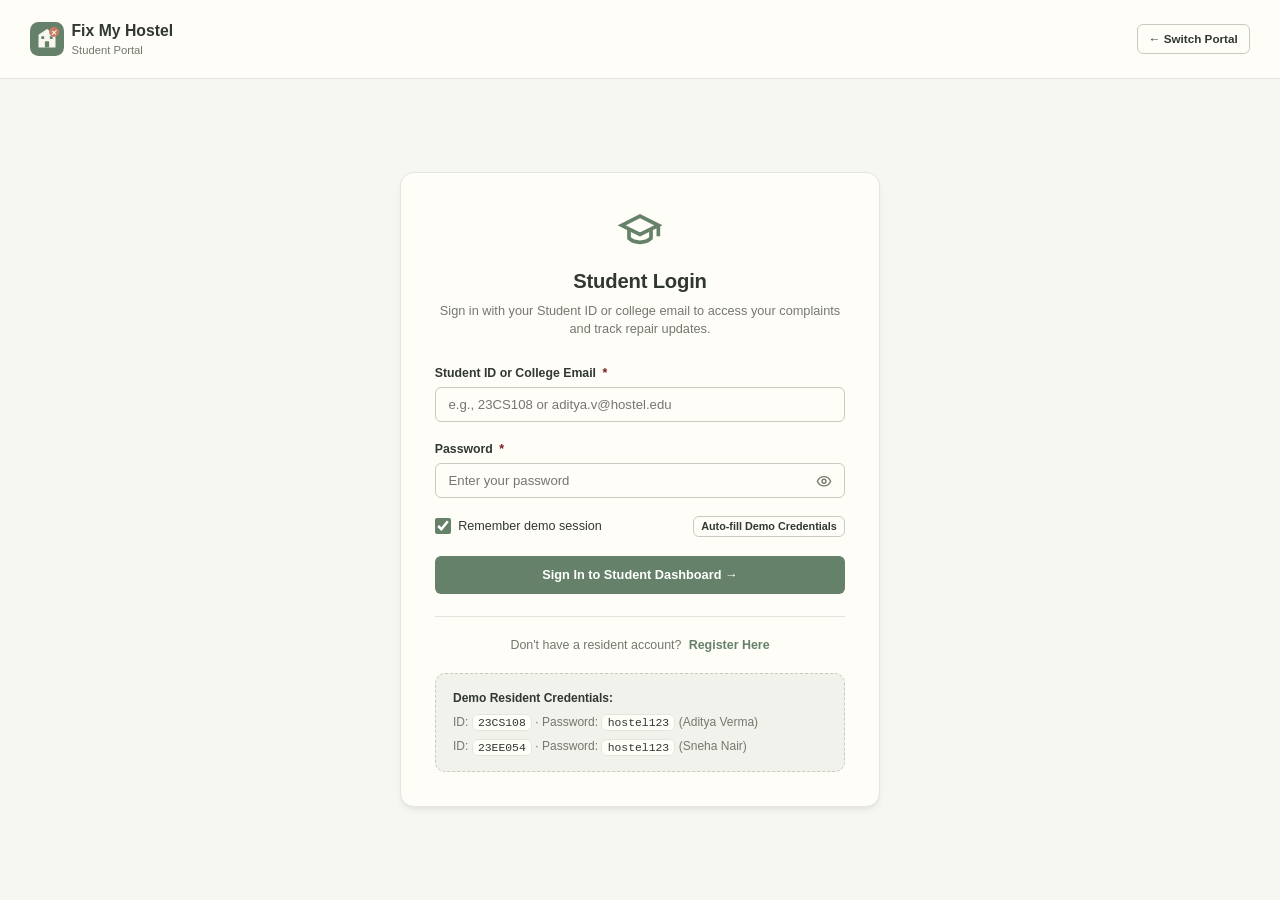
<file: student-login.html>
<!DOCTYPE html>
<html lang="en">
<head>
  <meta charset="UTF-8">
  <meta name="viewport" content="width=device-width, initial-scale=1.0">
  <title>Student Login — Fix My Hostel</title>
  <meta name="description" content="Student portal login for hostel complaint reporting and facility tracking.">
  <link rel="icon" type="image/svg+xml" href="assets/logo.svg">
  <link rel="stylesheet" href="css/style.css">
</head>
<body class="auth-page-body">

  <header class="auth-header">
    <div style="display: flex; align-items: center; gap: 0.75rem;">
      <a href="login-selection.html" style="display: flex; align-items: center; gap: 0.5rem; text-decoration: none;">
        <img src="assets/logo.svg" alt="Fix My Hostel Logo" width="34" height="34">
        <div>
          <div style="font-weight: 700; font-size: 1.05rem; color: var(--color-text-main);">Fix My Hostel</div>
          <div style="font-size: 0.75rem; color: var(--color-text-secondary);">Student Portal</div>
        </div>
      </a>
    </div>
    <div>
      <a href="login-selection.html" class="btn btn-secondary btn-sm">&larr; Switch Portal</a>
    </div>
  </header>

  <main class="auth-main">
    <div class="auth-card">
      <div class="auth-card-header">
        <div class="auth-logo">
          <svg viewBox="0 0 24 24" width="44" height="44" stroke="currentColor" stroke-width="2" fill="none" style="color: var(--color-primary); margin: 0 auto;">
            <path d="M22 10v6M2 10l10-5 10 5-10 5z"></path>
            <path d="M6 12v5c3 3 9 3 12 0v-5"></path>
          </svg>
        </div>
        <h1 class="auth-title">Student Login</h1>
        <p class="auth-subtitle">Sign in with your Student ID or college email to access your complaints and track repair updates.</p>
      </div>

      <!-- Error feedback banner -->
      <div id="login-error-alert" style="display: none; background-color: var(--status-emergency-bg); border: 1px solid var(--status-emergency-border); color: var(--status-emergency-text); padding: 0.75rem 1rem; border-radius: var(--radius-sm); font-size: 0.82rem; margin-bottom: 1.25rem;">
      </div>

      <form id="student-login-form" novalidate>
        <div class="form-group">
          <label for="student-identifier" class="form-label">Student ID or College Email <span class="required-star">*</span></label>
          <input type="text" id="student-identifier" class="form-control" placeholder="e.g., 23CS108 or aditya.v@hostel.edu" required autocomplete="username">
        </div>

        <div class="form-group">
          <label for="student-password" class="form-label">Password <span class="required-star">*</span></label>
          <div class="password-input-wrapper">
            <input type="password" id="student-password" class="form-control" placeholder="Enter your password" required autocomplete="current-password">
            <button type="button" class="password-toggle-btn" id="toggle-password-btn" aria-label="Show or hide password">
              <svg id="eye-icon" viewBox="0 0 24 24" width="16" height="16" stroke="currentColor" stroke-width="2" fill="none"><path d="M2 12s3-7 10-7 10 7 10 7-3 7-10 7-10-7-10-7Z"/><circle cx="12" cy="12" r="3"/></svg>
            </button>
          </div>
        </div>

        <div style="display: flex; justify-content: space-between; align-items: center; margin-bottom: 1.25rem; font-size: 0.8rem;">
          <label class="checkbox-label" for="remember-me">
            <input type="checkbox" id="remember-me" checked>
            <span>Remember demo session</span>
          </label>
          <button type="button" class="btn btn-secondary btn-sm" id="btn-fill-demo-student" style="font-size: 0.72rem; padding: 0.25rem 0.5rem;">
            Auto-fill Demo Credentials
          </button>
        </div>

        <button type="submit" class="btn btn-primary" style="width: 100%; padding: 0.7rem;" id="btn-submit-login">
          Sign In to Student Dashboard &rarr;
        </button>
      </form>

      <div style="text-align: center; margin-top: 1.5rem; padding-top: 1.25rem; border-top: 1px solid var(--color-border); font-size: 0.83rem; color: var(--color-text-secondary);">
        Don't have a resident account?
        <a href="student-register.html" style="font-weight: 600; color: var(--color-primary); margin-left: 0.25rem;">Register Here</a>
      </div>

      <!-- Demo Account Reference Helper -->
      <div class="demo-credentials-box">
        <div style="font-weight: 700; margin-bottom: 0.35rem; color: var(--color-text-main);">Demo Resident Credentials:</div>
        <div class="demo-credentials-list">
          <div>ID: <code>23CS108</code> · Password: <code>hostel123</code> (Aditya Verma)</div>
          <div>ID: <code>23EE054</code> · Password: <code>hostel123</code> (Sneha Nair)</div>
        </div>
      </div>
    </div>
  </main>

  <script src="js/storage.js"></script>
  <script src="js/validation.js"></script>
  <script src="js/auth.js"></script>
  <script>
    document.addEventListener('DOMContentLoaded', () => {
      const form = document.getElementById('student-login-form');
      const idInput = document.getElementById('student-identifier');
      const passInput = document.getElementById('student-password');
      const toggleBtn = document.getElementById('toggle-password-btn');
      const fillBtn = document.getElementById('btn-fill-demo-student');
      const errorAlert = document.getElementById('login-error-alert');

      // Password toggle
      if (toggleBtn && passInput) {
        toggleBtn.addEventListener('click', () => {
          const isPass = passInput.type === 'password';
          passInput.type = isPass ? 'text' : 'password';
        });
      }

      // Quick autofill
      if (fillBtn) {
        fillBtn.addEventListener('click', () => {
          idInput.value = '23CS108';
          passInput.value = 'hostel123';
          if (errorAlert) errorAlert.style.display = 'none';
        });
      }

      // Submit
      if (form) {
        form.addEventListener('submit', e => {
          e.preventDefault();
          const identifier = idInput.value.trim();
          const password = passInput.value;

          const res = window.authManager.loginStudent(identifier, password);
          if (res.success) {
            window.location.href = 'student-dashboard.html';
          } else {
            errorAlert.textContent = res.error;
            errorAlert.style.display = 'block';
          }
        });
      }
    });
  </script>
</body>
</html>
</file>
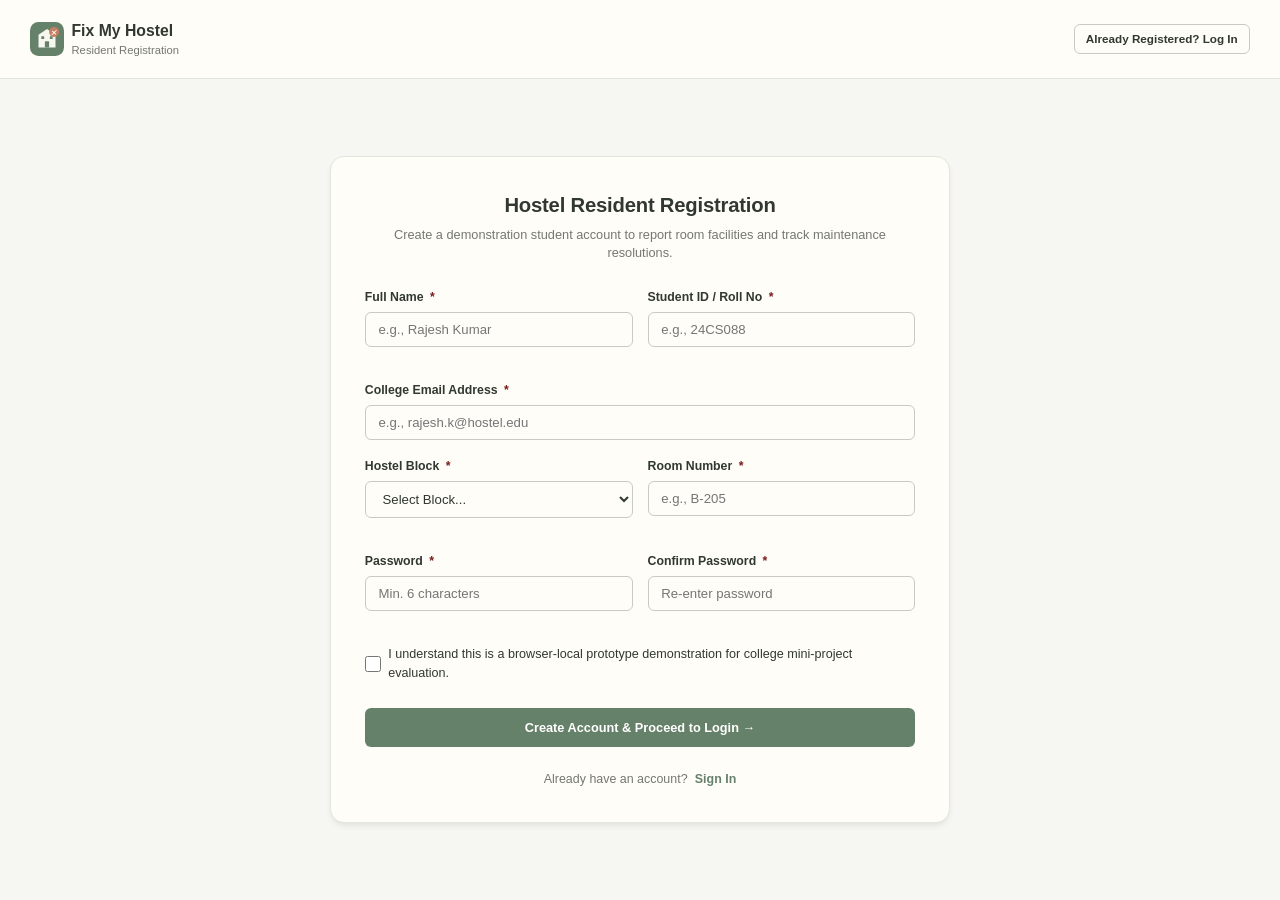
<file: student-register.html>
<!DOCTYPE html>
<html lang="en">
<head>
  <meta charset="UTF-8">
  <meta name="viewport" content="width=device-width, initial-scale=1.0">
  <title>Student Registration — Fix My Hostel</title>
  <meta name="description" content="Register as a hostel student resident to submit complaints and track maintenance.">
  <link rel="icon" type="image/svg+xml" href="assets/logo.svg">
  <link rel="stylesheet" href="css/style.css">
</head>
<body class="auth-page-body">

  <header class="auth-header">
    <div style="display: flex; align-items: center; gap: 0.75rem;">
      <a href="login-selection.html" style="display: flex; align-items: center; gap: 0.5rem; text-decoration: none;">
        <img src="assets/logo.svg" alt="Fix My Hostel Logo" width="34" height="34">
        <div>
          <div style="font-weight: 700; font-size: 1.05rem; color: var(--color-text-main);">Fix My Hostel</div>
          <div style="font-size: 0.75rem; color: var(--color-text-secondary);">Resident Registration</div>
        </div>
      </a>
    </div>
    <div>
      <a href="student-login.html" class="btn btn-secondary btn-sm">Already Registered? Log In</a>
    </div>
  </header>

  <main class="auth-main">
    <div class="auth-card auth-card-wide">
      <div class="auth-card-header">
        <h1 class="auth-title">Hostel Resident Registration</h1>
        <p class="auth-subtitle">Create a demonstration student account to report room facilities and track maintenance resolutions.</p>
      </div>

      <!-- Success feedback banner -->
      <div id="reg-success-alert" style="display: none; background-color: var(--status-resolved-bg); border: 1px solid var(--status-resolved-border); color: var(--status-resolved-text); padding: 0.85rem 1rem; border-radius: var(--radius-sm); font-size: 0.85rem; margin-bottom: 1.25rem;">
        <strong>Registration successful!</strong> Redirecting to student login...
      </div>

      <!-- Error feedback banner -->
      <div id="reg-error-alert" style="display: none; background-color: var(--status-emergency-bg); border: 1px solid var(--status-emergency-border); color: var(--status-emergency-text); padding: 0.85rem 1rem; border-radius: var(--radius-sm); font-size: 0.82rem; margin-bottom: 1.25rem;">
      </div>

      <form id="student-register-form" novalidate>
        <div class="form-row">
          <div class="form-group">
            <label for="reg-name" class="form-label">Full Name <span class="required-star">*</span></label>
            <input type="text" id="reg-name" class="form-control" placeholder="e.g., Rajesh Kumar" required>
            <div class="invalid-feedback" id="err-name"></div>
          </div>

          <div class="form-group">
            <label for="reg-id" class="form-label">Student ID / Roll No <span class="required-star">*</span></label>
            <input type="text" id="reg-id" class="form-control" placeholder="e.g., 24CS088" required>
            <div class="invalid-feedback" id="err-studentId"></div>
          </div>
        </div>

        <div class="form-group">
          <label for="reg-email" class="form-label">College Email Address <span class="required-star">*</span></label>
          <input type="email" id="reg-email" class="form-control" placeholder="e.g., rajesh.k@hostel.edu" required>
          <div class="invalid-feedback" id="err-email"></div>
        </div>

        <div class="form-row">
          <div class="form-group">
            <label for="reg-block" class="form-label">Hostel Block <span class="required-star">*</span></label>
            <select id="reg-block" class="form-control" required>
              <option value="">Select Block...</option>
              <option value="Block A">Block A (Senior Boys)</option>
              <option value="Block B">Block B (Junior Boys)</option>
              <option value="Block C">Block C (Girls Block 1)</option>
              <option value="Block D">Block D (Girls Block 2)</option>
              <option value="PG Block">PG Block</option>
            </select>
            <div class="invalid-feedback" id="err-block"></div>
          </div>

          <div class="form-group">
            <label for="reg-room" class="form-label">Room Number <span class="required-star">*</span></label>
            <input type="text" id="reg-room" class="form-control" placeholder="e.g., B-205" required>
            <div class="invalid-feedback" id="err-room"></div>
          </div>
        </div>

        <div class="form-row">
          <div class="form-group">
            <label for="reg-password" class="form-label">Password <span class="required-star">*</span></label>
            <input type="password" id="reg-password" class="form-control" placeholder="Min. 6 characters" required>
            <div class="invalid-feedback" id="err-password"></div>
          </div>

          <div class="form-group">
            <label for="reg-confirm-password" class="form-label">Confirm Password <span class="required-star">*</span></label>
            <input type="password" id="reg-confirm-password" class="form-control" placeholder="Re-enter password" required>
            <div class="invalid-feedback" id="err-confirmPassword"></div>
          </div>
        </div>

        <div class="form-group">
          <label class="checkbox-label" for="reg-agree-terms">
            <input type="checkbox" id="reg-agree-terms" required>
            <span>I understand this is a browser-local prototype demonstration for college mini-project evaluation.</span>
          </label>
          <div class="invalid-feedback" id="err-agreeTerms"></div>
        </div>

        <button type="submit" class="btn btn-primary" style="width: 100%; padding: 0.75rem; margin-top: 0.5rem;" id="btn-submit-register">
          Create Account & Proceed to Login &rarr;
        </button>
      </form>

      <div style="text-align: center; margin-top: 1.5rem; font-size: 0.83rem; color: var(--color-text-secondary);">
        Already have an account?
        <a href="student-login.html" style="font-weight: 600; color: var(--color-primary); margin-left: 0.25rem;">Sign In</a>
      </div>
    </div>
  </main>

  <script src="js/storage.js"></script>
  <script src="js/validation.js"></script>
  <script src="js/auth.js"></script>
  <script>
    document.addEventListener('DOMContentLoaded', () => {
      const form = document.getElementById('student-register-form');
      const errorAlert = document.getElementById('reg-error-alert');
      const successAlert = document.getElementById('reg-success-alert');

      const clearErrors = () => {
        ['name', 'studentId', 'email', 'block', 'room', 'password', 'confirmPassword', 'agreeTerms'].forEach(f => {
          const errEl = document.getElementById(`err-${f}`);
          if (errEl) { errEl.textContent = ''; errEl.style.display = 'none'; }
          const inputEl = document.getElementById(`reg-${f.toLowerCase()}`);
          if (inputEl) inputEl.classList.remove('is-invalid');
        });
        if (errorAlert) errorAlert.style.display = 'none';
      };

      if (form) {
        form.addEventListener('submit', e => {
          e.preventDefault();
          clearErrors();

          const data = {
            name: document.getElementById('reg-name').value.trim(),
            studentId: document.getElementById('reg-id').value.trim(),
            email: document.getElementById('reg-email').value.trim(),
            block: document.getElementById('reg-block').value,
            room: document.getElementById('reg-room').value.trim(),
            password: document.getElementById('reg-password').value,
            confirmPassword: document.getElementById('reg-confirm-password').value,
            agreeTerms: document.getElementById('reg-agree-terms').checked
          };

          const res = window.authManager.registerStudent(data);
          if (res.success) {
            successAlert.style.display = 'block';
            setTimeout(() => {
              window.location.href = 'student-login.html';
            }, 1200);
          } else {
            // Display inline errors
            let firstMsg = '';
            Object.entries(res.errors).forEach(([field, msg]) => {
              if (!firstMsg) firstMsg = msg;
              const errEl = document.getElementById(`err-${field}`);
              if (errEl) {
                errEl.textContent = msg;
                errEl.style.display = 'block';
              }
              const input = document.getElementById(`reg-${field.toLowerCase()}`);
              if (input) input.classList.add('is-invalid');
            });
            if (errorAlert && firstMsg) {
              errorAlert.textContent = firstMsg;
              errorAlert.style.display = 'block';
            }
          }
        });
      }
    });
  </script>
</body>
</html>
</file>
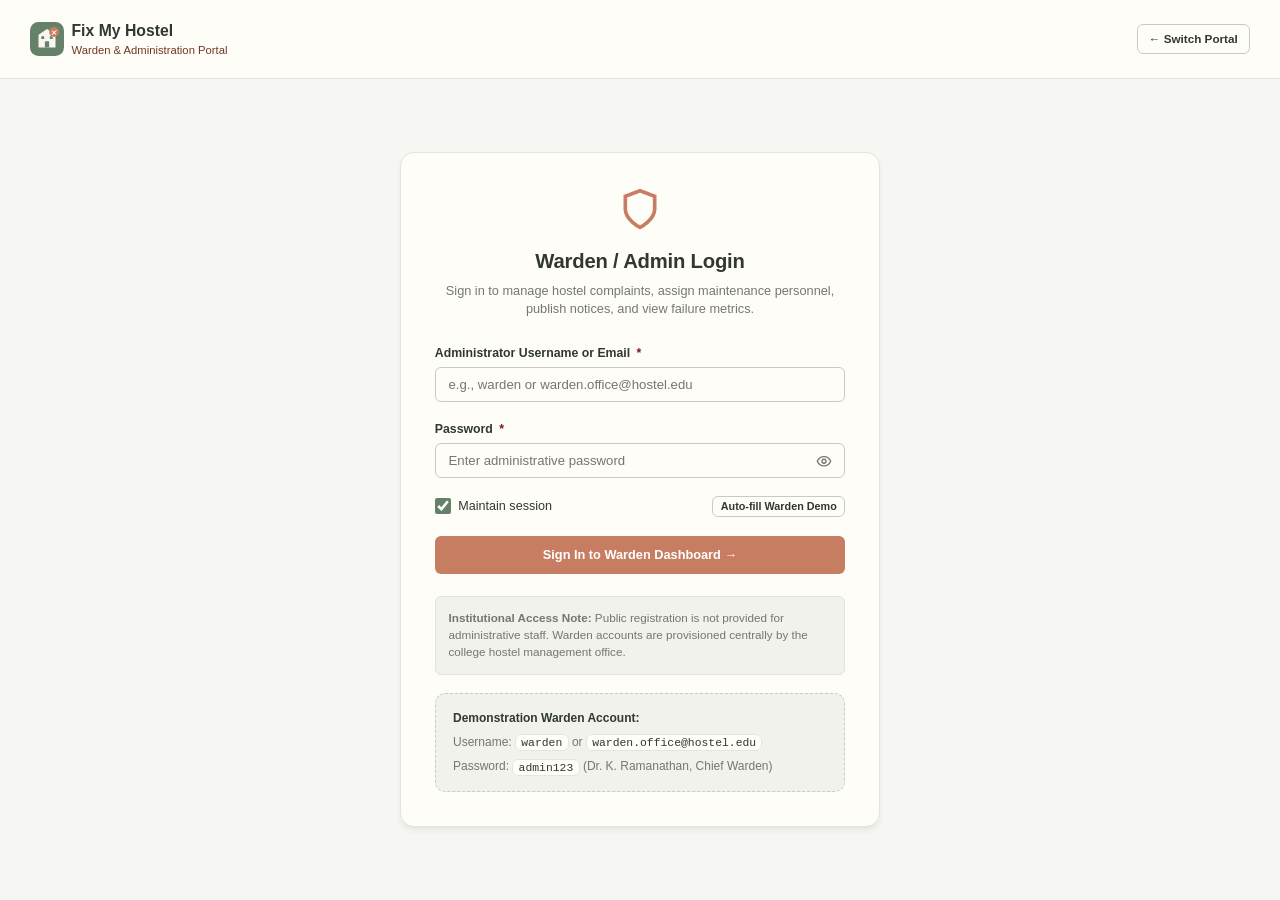
<file: warden-dashboard.html>
<!DOCTYPE html>
<html lang="en">
<head>
  <meta charset="UTF-8">
  <meta name="viewport" content="width=device-width, initial-scale=1.0">
  <title>Warden Dashboard — Fix My Hostel</title>
  <meta name="description" content="Hostel administration overview of active maintenance requests, urgent complaints, and triage.">
  <link rel="icon" type="image/svg+xml" href="assets/logo.svg">
  <link rel="stylesheet" href="css/style.css">
</head>
<body>

<div id="app-container">

  <!-- WARDEN SIDEBAR -->
  <aside class="app-sidebar" id="app-sidebar" aria-label="Warden Navigation">
    <div class="sidebar-header">
      <img src="assets/logo.svg" alt="Fix My Hostel Logo" class="brand-logo" width="34" height="34">
      <div class="brand-text">
        <span class="brand-title">Fix My Hostel</span>
        <span class="brand-subtitle">Warden Administration</span>
      </div>
    </div>

    <!-- Active Demo Role Tag -->
    <div class="sidebar-role-indicator">
      <div class="role-tag-container">
        <span class="role-tag warden">
          <svg viewBox="0 0 24 24" width="13" height="13" stroke="currentColor" stroke-width="2" fill="none"><path d="M12 22s8-4 8-10V5l-8-3-8 3v7c0 6 8 10 8 10z"/></svg>
          Warden
        </span>
      </div>
      <span style="font-size: 0.72rem; color: var(--color-text-secondary);">Chief Warden</span>
    </div>

    <!-- Navigation Links -->
    <nav class="sidebar-nav">
      <div class="nav-section-title">Administration</div>
      <ul class="nav-list">
        <li>
          <a href="warden-dashboard.html" class="nav-item-btn active">
            <svg viewBox="0 0 24 24" stroke="currentColor" fill="none"><path d="M12 22s8-4 8-10V5l-8-3-8 3v7c0 6 8 10 8 10z"/></svg>
            <span>Overview</span>
          </a>
        </li>
        <li>
          <a href="complaints.html" class="nav-item-btn">
            <svg viewBox="0 0 24 24" stroke="currentColor" fill="none"><rect width="8" height="4" x="8" y="2" rx="1" ry="1"/><path d="M16 4h2a2 2 0 0 1 2 2v14a2 2 0 0 1-2 2H6a2 2 0 0 1-2-2V6a2 2 0 0 1 2-2h2"/><line x1="8" y1="12" x2="16" y2="12"/><line x1="8" y1="16" x2="16" y2="16"/></svg>
            <span>All Complaints</span>
            <span class="nav-badge" id="nav-badge-warden-all">0</span>
          </a>
        </li>
        <li>
          <a href="community.html" class="nav-item-btn">
            <svg viewBox="0 0 24 24" stroke="currentColor" fill="none"><path d="M16 21v-2a4 4 0 0 0-4-4H6a4 4 0 0 0-4 4v2"/><circle cx="9" cy="7" r="4"/><path d="M22 21v-2a4 4 0 0 0-3-3.87"/><path d="M16 3.13a4 4 0 0 1 0 7.75"/></svg>
            <span>Community Issues</span>
          </a>
        </li>
        <li>
          <a href="maintenance.html" class="nav-item-btn">
            <svg viewBox="0 0 24 24" stroke="currentColor" fill="none"><path d="M14.7 6.3a1 1 0 0 0 0 1.4l1.6 1.6a1 1 0 0 0 1.4 0l3.77-3.77a6 6 0 0 1-7.94 7.94l-6.91 6.91a2.12 2.12 0 0 1-3-3l6.91-6.91a6 6 0 0 1 7.94-7.94l-3.76 3.76z"/></svg>
            <span>Maintenance Work</span>
          </a>
        </li>
        <li>
          <a href="notices.html" class="nav-item-btn">
            <svg viewBox="0 0 24 24" stroke="currentColor" fill="none"><path d="m3 11 18-5v12L3 13v-2z"/><path d="M11.6 16.8a3 3 0 1 1-5.8-1.6"/></svg>
            <span>Notices</span>
          </a>
        </li>
        <li>
          <a href="analytics.html" class="nav-item-btn">
            <svg viewBox="0 0 24 24" stroke="currentColor" fill="none"><path d="M3 3v18h18"/><path d="m19 9-5 5-4-4-3 3"/></svg>
            <span>Analytics & CSV</span>
          </a>
        </li>
        <li>
          <a href="emergency-contacts.html" class="nav-item-btn">
            <svg viewBox="0 0 24 24" stroke="currentColor" fill="none"><path d="m21.73 18-8-14a2 2 0 0 0-3.48 0l-8 14A2 2 0 0 0 4 21h16a2 2 0 0 0 1.73-3Z"/><line x1="12" y1="9" x2="12" y2="13"/><line x1="12" y1="17" x2="12.01" y2="17"/></svg>
            <span>Emergency Contacts</span>
          </a>
        </li>
      </ul>
    </nav>

    <!-- Sidebar User Footer -->
    <div class="sidebar-footer">
      <div class="user-quick-profile">
        <div class="user-avatar" style="background-color: var(--color-accent);">W</div>
        <div class="user-meta">
          <div class="user-meta-name">Dr. K. Ramanathan</div>
          <div class="user-meta-detail">Chief Warden · Admin Block</div>
        </div>
      </div>
      <button class="logout-btn" style="width: 100%; margin-top: 0.65rem; justify-content: center;" onclick="window.authManager.logout()">
        <svg viewBox="0 0 24 24" width="13" height="13" stroke="currentColor" stroke-width="2" fill="none"><path d="M9 21H5a2 2 0 0 1-2-2V5a2 2 0 0 1 2-2h4"></path><polyline points="16 17 21 12 16 7"></polyline><line x1="21" y1="12" x2="9" y2="12"></line></svg>
        <span>Logout Session</span>
      </button>
    </div>
  </aside>

  <!-- MAIN VIEW -->
  <main class="app-main">
    <header class="app-topbar">
      <div class="topbar-left">
        <button class="mobile-menu-toggle" id="mobile-menu-toggle-btn" aria-label="Toggle menu">
          <svg viewBox="0 0 24 24" width="20" height="20" stroke="currentColor" stroke-width="2" fill="none"><line x1="4" x2="20" y1="12" y2="12"/><line x1="4" x2="20" y1="6" y2="6"/><line x1="4" x2="20" y1="18" y2="18"/></svg>
        </button>
        <div class="page-breadcrumb">
          <span>Warden Administration</span>
          <span>/</span>
          <span class="current">Overview</span>
        </div>
      </div>

      <div class="topbar-right">
        <div id="nav-user-controls" class="nav-user-controls"></div>
        <a href="complaints.html" class="btn btn-primary btn-sm">
          Review Complaints &rarr;
        </a>
      </div>
    </header>

    <div class="page-content-wrapper">

      <!-- 1. Heading & 2. Welcome Message -->
      <div class="page-header">
        <div class="page-header-text">
          <h1>Hostel Maintenance Overview</h1>
          <p id="warden-welcome-msg">Welcome back, Dr. K. Ramanathan. Here is the operational summary of hostel facility complaints across all blocks.</p>
        </div>
        <!-- 3. Compact Review Complaints Action -->
        <div class="page-header-actions">
          <a href="complaints.html" class="btn btn-primary">
            Review Complaints &rarr;
          </a>
        </div>
      </div>

      <!-- 5. Urgent/Overdue Alert when applicable -->
      <div class="emergency-callout" id="warden-urgent-alert" style="display: none;">
        <div class="emergency-callout-icon">
          <svg viewBox="0 0 24 24" width="20" height="20" stroke="currentColor" stroke-width="2" fill="none"><path d="m21.73 18-8-14a2 2 0 0 0-3.48 0l-8 14A2 2 0 0 0 4 21h16a2 2 0 0 0 1.73-3Z"/><line x1="12" y1="9" x2="12" y2="13"/><line x1="12" y1="17" x2="12.01" y2="17"/></svg>
        </div>
        <div class="emergency-callout-text">
          <h4>Urgent Facility Complaints Requiring Triage</h4>
          <p id="warden-urgent-text">There are urgent or overdue tickets awaiting technician assignment.</p>
          <div class="emergency-helplines">
            <a href="complaints.html?filter=urgent" style="color: #781C1A; text-decoration: underline; font-weight: 700;">Filter Urgent Complaints Now &rarr;</a>
          </div>
        </div>
      </div>

      <!-- 4. Four Statistic Cards (Calculated from actual stored records) -->
      <div class="stats-grid" style="margin-bottom: 1.75rem;">
        <div class="stat-card">
          <div class="stat-card-header">
            <span class="stat-card-label">Total Reported</span>
            <div class="stat-card-icon">
              <svg viewBox="0 0 24 24" width="16" height="16" stroke="currentColor" stroke-width="2" fill="none"><rect width="8" height="4" x="8" y="2" rx="1" ry="1"/><path d="M16 4h2a2 2 0 0 1 2 2v14a2 2 0 0 1-2 2H6a2 2 0 0 1-2-2V6a2 2 0 0 1 2-2h2"/></svg>
            </div>
          </div>
          <div class="stat-card-value" id="warden-stat-total">0</div>
          <div class="stat-card-subtext">All time registered tickets</div>
        </div>

        <div class="stat-card">
          <div class="stat-card-header">
            <span class="stat-card-label">Open Issues</span>
            <div class="stat-card-icon">
              <svg viewBox="0 0 24 24" width="16" height="16" stroke="currentColor" stroke-width="2" fill="none"><circle cx="12" cy="12" r="10"/><polyline points="12 6 12 12 16 14"/></svg>
            </div>
          </div>
          <div class="stat-card-value" id="warden-stat-open">0</div>
          <div class="stat-card-subtext">Pending triage or work</div>
        </div>

        <div class="stat-card">
          <div class="stat-card-header">
            <span class="stat-card-label">In Progress</span>
            <div class="stat-card-icon inprogress">
              <svg viewBox="0 0 24 24" width="16" height="16" stroke="currentColor" stroke-width="2" fill="none"><path d="M14.7 6.3a1 1 0 0 0 0 1.4l1.6 1.6a1 1 0 0 0 1.4 0l3.77-3.77a6 6 0 0 1-7.94 7.94l-6.91 6.91a2.12 2.12 0 0 1-3-3l6.91-6.91a6 6 0 0 1 7.94-7.94l-3.76 3.76z"/></svg>
            </div>
          </div>
          <div class="stat-card-value" id="warden-stat-inprogress">0</div>
          <div class="stat-card-subtext">Technician deployed</div>
        </div>

        <div class="stat-card">
          <div class="stat-card-header">
            <span class="stat-card-label">Resolved</span>
            <div class="stat-card-icon resolved">
              <svg viewBox="0 0 24 24" width="16" height="16" stroke="currentColor" stroke-width="2" fill="none"><path d="M22 11.08V12a10 10 0 1 1-5.93-9.14"/><polyline points="22 4 12 14.01 9 11.01"/></svg>
            </div>
          </div>
          <div class="stat-card-value" id="warden-stat-resolved">0</div>
          <div class="stat-card-subtext">Work verified and closed</div>
        </div>
      </div>

      <!-- 6. Compact Recent Complaints Table (At most 5 records) -->
      <div class="card" style="margin-bottom: 1.5rem;">
        <div class="card-header">
          <div class="card-title-group">
            <h2 class="card-title">Recent Facility Complaints</h2>
            <span class="card-subtitle">Latest 5 tickets submitted by hostel residents</span>
          </div>
          <!-- 7. Link to View All Complaints -->
          <a href="complaints.html" class="btn btn-secondary btn-sm" style="font-weight: 600;">
            View All Complaints &rarr;
          </a>
        </div>
        <div class="card-body" style="padding: 0;">
          <div class="table-responsive">
            <table class="recent-complaints-table" aria-label="Recent complaints overview table">
              <thead>
                <tr>
                  <th>ID</th>
                  <th>Submitted</th>
                  <th>Title / Student</th>
                  <th>Category</th>
                  <th>Location</th>
                  <th>Priority</th>
                  <th>Status</th>
                  <th>Action</th>
                </tr>
              </thead>
              <tbody id="warden-recent-tbody">
                <!-- Rendered dynamically -->
              </tbody>
            </table>
          </div>
        </div>
      </div>

      <!-- 8. Small Emergency Facility Contacts Panel + Link to dedicated contacts page -->
      <div class="card" style="border-left: 4px solid var(--color-accent); margin-bottom: 1.5rem;">
        <div class="card-body" style="display: flex; align-items: center; justify-content: space-between; gap: 1rem; flex-wrap: wrap;">
          <div>
            <h3 style="font-size: 0.95rem; font-weight: 700; color: var(--color-text-main); margin-bottom: 0.2rem;">
              Hostel Emergency Contacts Directory
            </h3>
            <p style="font-size: 0.82rem; color: var(--color-text-secondary);">
              Direct helpline numbers for Campus Security, Electrician on call, Fire Safety, and Medical Centre.
            </p>
          </div>
          <a href="emergency-contacts.html" class="btn btn-secondary btn-sm">
            View Emergency Directory &rarr;
          </a>
        </div>
      </div>

    </div>
  </main>
</div>

<!-- Scripts -->
<script src="js/storage.js"></script>
<script src="js/validation.js"></script>
<script src="js/auth.js"></script>
<script src="js/app.js"></script>
<script>
  document.addEventListener('DOMContentLoaded', () => {
    // 1. Guard route: requires warden role
    if (!window.authManager.requireAuth('warden')) return;

    window.authManager.renderNavUserControls();

    // 2. Calculate global statistics across all complaints
    const stats = window.storageManager.getStatistics();

    document.getElementById('warden-stat-total').textContent = stats.total;
    document.getElementById('warden-stat-open').textContent = stats.open;
    document.getElementById('warden-stat-inprogress').textContent = stats.inProgress;
    document.getElementById('warden-stat-resolved').textContent = stats.resolved;

    const navBadge = document.getElementById('nav-badge-warden-all');
    if (navBadge) navBadge.textContent = stats.total;

    // 3. Urgent/overdue alert: shown when applicable
    const urgentAlert = document.getElementById('warden-urgent-alert');
    const urgentText = document.getElementById('warden-urgent-text');
    if (stats.urgentOpen > 0 || stats.overdueCount > 0) {
      urgentAlert.style.display = 'flex';
      urgentText.textContent = `There are ${stats.urgentOpen} urgent issue(s) and ${stats.overdueCount} overdue ticket(s) requiring warden attention.`;
    } else {
      urgentAlert.style.display = 'none';
    }

    // 4. Compact Recent Complaints table (At most 5 records)
    const tbody = document.getElementById('warden-recent-tbody');
    const recent = window.storageManager.getRecentComplaints(5);

    if (recent.length === 0) {
      tbody.innerHTML = `
        <tr>
          <td colspan="8" style="text-align: center; padding: 2rem; color: var(--color-text-muted);">
            No complaints currently recorded in the system.
          </td>
        </tr>
      `;
    } else {
      tbody.innerHTML = recent.map(c => {
        const statusKey = c.status.toLowerCase().replace(/\s+/g, '');
        const priorityKey = c.priority.toLowerCase();
        const dateStr = new Date(c.createdAt).toLocaleDateString(undefined, {
          month: 'short', day: 'numeric', hour: '2-digit', minute: '2-digit'
        });
        const statusIcon = window.app ? window.app.getStatusIcon(c.status) : '';
        const categoryIcon = window.app ? window.app.getCategoryIcon(c.category) : '';

        return `
          <tr class="${c.priority === 'Emergency' ? 'is-emergency-row' : ''}">
            <td style="font-family: var(--font-mono); font-weight: 700;">
              <a href="complaint-details.html?id=${c.id}">${c.id}</a>
            </td>
            <td style="font-size: 0.76rem; color: var(--color-text-secondary);">${dateStr}</td>
            <td>
              <div style="font-weight: 600; max-width: 220px; white-space: nowrap; overflow: hidden; text-overflow: ellipsis;">
                ${Validator.escapeHtml(c.title)}
              </div>
              <div style="font-size: 0.72rem; color: var(--color-text-muted);">${Validator.escapeHtml(c.submittedBy?.name || 'Student')} (${Validator.escapeHtml(c.submittedBy?.studentId || 'ID')})</div>
            </td>
            <td><span class="category-pill">${categoryIcon} ${Validator.escapeHtml(c.category)}</span></td>
            <td>${Validator.escapeHtml(c.block)} · ${Validator.escapeHtml(c.room || c.floor)}</td>
            <td><span class="badge badge-priority-${priorityKey}">${c.priority}</span></td>
            <td><span class="badge badge-status-${statusKey}">${statusIcon} ${c.status}</span></td>
            <td>
              <a href="complaint-details.html?id=${c.id}" class="btn btn-secondary btn-sm" style="padding: 0.25rem 0.6rem; font-size: 0.75rem;">
                Triage &rarr;
              </a>
            </td>
          </tr>
        `;
      }).join('');
    }

    // Mobile menu toggle
    const toggleBtn = document.getElementById('mobile-menu-toggle-btn');
    const sidebar = document.getElementById('app-sidebar');
    if (toggleBtn && sidebar) {
      toggleBtn.addEventListener('click', () => {
        sidebar.classList.toggle('mobile-open');
      });
    }
  });
</script>
</body>
</html>
</file>
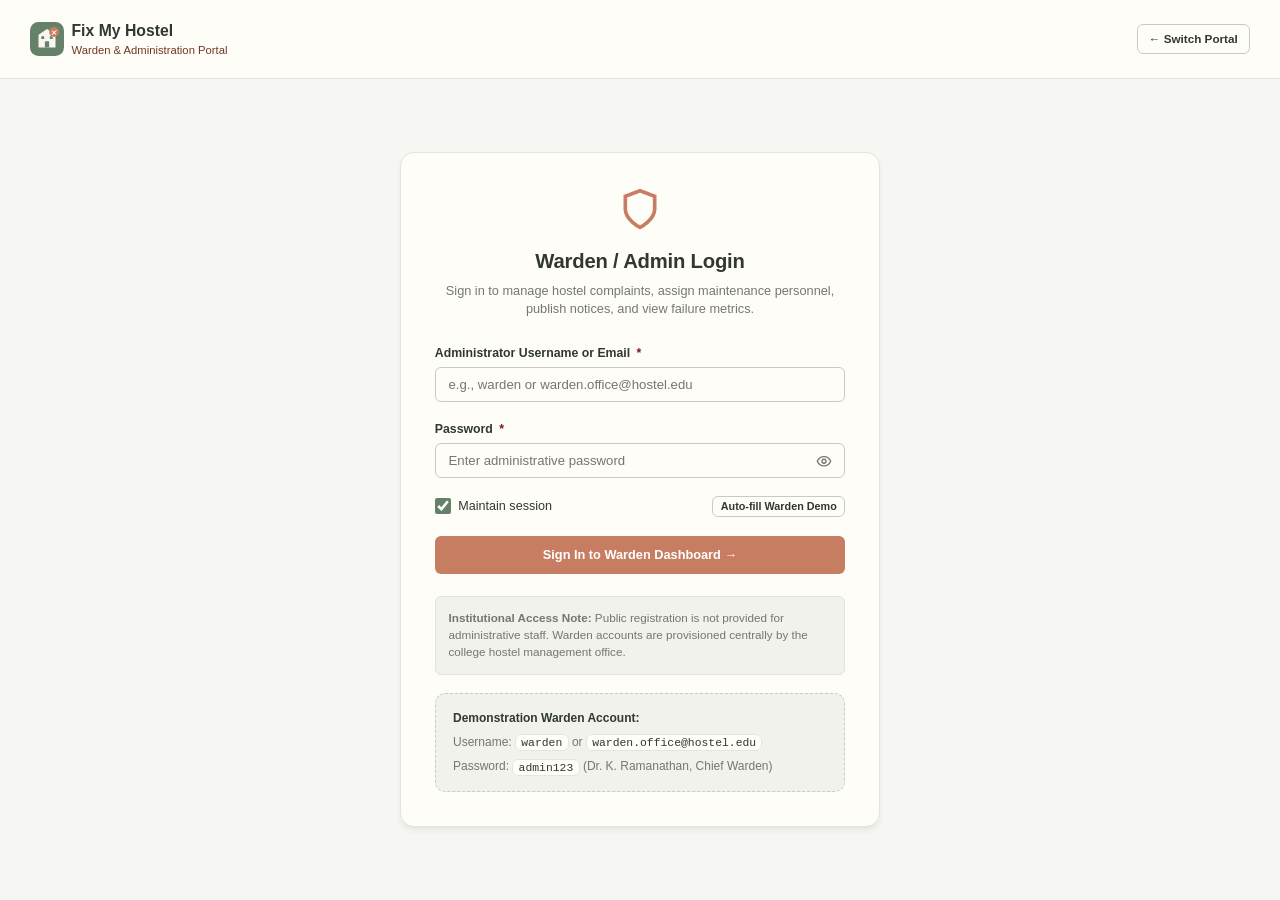
<file: warden-login.html>
<!DOCTYPE html>
<html lang="en">
<head>
  <meta charset="UTF-8">
  <meta name="viewport" content="width=device-width, initial-scale=1.0">
  <title>Warden & Admin Login — Fix My Hostel</title>
  <meta name="description" content="Hostel administration and warden maintenance portal login.">
  <link rel="icon" type="image/svg+xml" href="assets/logo.svg">
  <link rel="stylesheet" href="css/style.css">
</head>
<body class="auth-page-body">

  <header class="auth-header">
    <div style="display: flex; align-items: center; gap: 0.75rem;">
      <a href="login-selection.html" style="display: flex; align-items: center; gap: 0.5rem; text-decoration: none;">
        <img src="assets/logo.svg" alt="Fix My Hostel Logo" width="34" height="34">
        <div>
          <div style="font-weight: 700; font-size: 1.05rem; color: var(--color-text-main);">Fix My Hostel</div>
          <div style="font-size: 0.75rem; color: var(--color-accent-dark);">Warden & Administration Portal</div>
        </div>
      </a>
    </div>
    <div>
      <a href="login-selection.html" class="btn btn-secondary btn-sm">&larr; Switch Portal</a>
    </div>
  </header>

  <main class="auth-main">
    <div class="auth-card">
      <div class="auth-card-header">
        <div class="auth-logo">
          <svg viewBox="0 0 24 24" width="44" height="44" stroke="currentColor" stroke-width="2" fill="none" style="color: var(--color-accent); margin: 0 auto;">
            <path d="M12 22s8-4 8-10V5l-8-3-8 3v7c0 6 8 10 8 10z"></path>
          </svg>
        </div>
        <h1 class="auth-title">Warden / Admin Login</h1>
        <p class="auth-subtitle">Sign in to manage hostel complaints, assign maintenance personnel, publish notices, and view failure metrics.</p>
      </div>

      <!-- Error feedback banner -->
      <div id="warden-error-alert" style="display: none; background-color: var(--status-emergency-bg); border: 1px solid var(--status-emergency-border); color: var(--status-emergency-text); padding: 0.75rem 1rem; border-radius: var(--radius-sm); font-size: 0.82rem; margin-bottom: 1.25rem;">
      </div>

      <form id="warden-login-form" novalidate>
        <div class="form-group">
          <label for="warden-identifier" class="form-label">Administrator Username or Email <span class="required-star">*</span></label>
          <input type="text" id="warden-identifier" class="form-control" placeholder="e.g., warden or warden.office@hostel.edu" required autocomplete="username">
        </div>

        <div class="form-group">
          <label for="warden-password" class="form-label">Password <span class="required-star">*</span></label>
          <div class="password-input-wrapper">
            <input type="password" id="warden-password" class="form-control" placeholder="Enter administrative password" required autocomplete="current-password">
            <button type="button" class="password-toggle-btn" id="toggle-warden-password" aria-label="Show or hide password">
              <svg id="eye-icon" viewBox="0 0 24 24" width="16" height="16" stroke="currentColor" stroke-width="2" fill="none"><path d="M2 12s3-7 10-7 10 7 10 7-3 7-10 7-10-7-10-7Z"/><circle cx="12" cy="12" r="3"/></svg>
            </button>
          </div>
        </div>

        <div style="display: flex; justify-content: space-between; align-items: center; margin-bottom: 1.25rem; font-size: 0.8rem;">
          <label class="checkbox-label" for="remember-warden">
            <input type="checkbox" id="remember-warden" checked>
            <span>Maintain session</span>
          </label>
          <button type="button" class="btn btn-secondary btn-sm" id="btn-fill-demo-warden" style="font-size: 0.72rem; padding: 0.25rem 0.5rem;">
            Auto-fill Warden Demo
          </button>
        </div>

        <button type="submit" class="btn btn-accent" style="width: 100%; padding: 0.7rem;" id="btn-submit-warden-login">
          Sign In to Warden Dashboard &rarr;
        </button>
      </form>

      <!-- Security Notice -->
      <div style="margin-top: 1.5rem; padding: 0.85rem; background-color: var(--color-bg-subtle); border-radius: var(--radius-sm); border: 1px solid var(--color-border); font-size: 0.78rem; color: var(--color-text-secondary); line-height: 1.45;">
        <strong>Institutional Access Note:</strong> Public registration is not provided for administrative staff. Warden accounts are provisioned centrally by the college hostel management office.
      </div>

      <!-- Demo Credentials Helper -->
      <div class="demo-credentials-box">
        <div style="font-weight: 700; margin-bottom: 0.35rem; color: var(--color-text-main);">Demonstration Warden Account:</div>
        <div class="demo-credentials-list">
          <div>Username: <code>warden</code> or <code>warden.office@hostel.edu</code></div>
          <div>Password: <code>admin123</code> (Dr. K. Ramanathan, Chief Warden)</div>
        </div>
      </div>
    </div>
  </main>

  <script src="js/storage.js"></script>
  <script src="js/validation.js"></script>
  <script src="js/auth.js"></script>
  <script>
    document.addEventListener('DOMContentLoaded', () => {
      const form = document.getElementById('warden-login-form');
      const idInput = document.getElementById('warden-identifier');
      const passInput = document.getElementById('warden-password');
      const toggleBtn = document.getElementById('toggle-warden-password');
      const fillBtn = document.getElementById('btn-fill-demo-warden');
      const errorAlert = document.getElementById('warden-error-alert');

      if (toggleBtn && passInput) {
        toggleBtn.addEventListener('click', () => {
          passInput.type = passInput.type === 'password' ? 'text' : 'password';
        });
      }

      if (fillBtn) {
        fillBtn.addEventListener('click', () => {
          idInput.value = 'warden';
          passInput.value = 'admin123';
          if (errorAlert) errorAlert.style.display = 'none';
        });
      }

      if (form) {
        form.addEventListener('submit', e => {
          e.preventDefault();
          const identifier = idInput.value.trim();
          const password = passInput.value;

          const res = window.authManager.loginWarden(identifier, password);
          if (res.success) {
            window.location.href = 'warden-dashboard.html';
          } else {
            errorAlert.textContent = res.error;
            errorAlert.style.display = 'block';
          }
        });
      }
    });
  </script>
</body>
</html>
</file>
<file: css/style.css>
/* ==========================================================================
   FIX MY HOSTEL — Professional Design System
   Palette: Sage Green (#66816A) & Warm Neutrals
   Strict Non-Blue Policy | Accessible | Responsive
   ========================================================================== */

:root {
  /* Core Brand Colors */
  --color-primary: #66816A;
  --color-primary-hover: #536C56;
  --color-primary-light: #E9EEE5;
  --color-primary-dark: #374E3C;

  /* Backgrounds & Neutrals */
  --color-bg-page: #F6F7F2;
  --color-bg-card: #FFFDF8;
  --color-bg-surface: #FFFFFF;
  --color-bg-subtle: #F0F2EB;
  --color-bg-alt: #F3F5EE;

  /* Text */
  --color-text-main: #303831;
  --color-text-secondary: #74786F;
  --color-text-muted: #8F938A;
  --color-text-on-primary: #FFFFFF;

  /* Borders & Dividers */
  --color-border: #E3E6DC;
  --color-border-dark: #C8CCC0;
  --color-border-subtle: #EEF1E8;

  /* Accent: Muted Terracotta */
  --color-accent: #C77D62;
  --color-accent-hover: #AF6A51;
  --color-accent-light: #F5E4DC;
  --color-accent-dark: #743722;

  /* Status Colors */
  --status-submitted-bg: #F0F0EA;
  --status-submitted-text: #41473F;
  --status-submitted-border: #D8DCD0;

  --status-acknowledged-bg: #F7E8C5;
  --status-acknowledged-text: #6B4E10;
  --status-acknowledged-border: #E8D39E;

  --status-inprogress-bg: #E9EEE5;
  --status-inprogress-text: #2D4832;
  --status-inprogress-border: #CBD9C4;

  --status-resolved-bg: #DDEBDD;
  --status-resolved-text: #1E4E25;
  --status-resolved-border: #B7D6B7;

  --status-reopened-bg: #F5E4DC;
  --status-reopened-text: #6B3423;
  --status-reopened-border: #E5C3B4;

  --status-emergency-bg: #FBE4E2;
  --status-emergency-text: #781C1A;
  --status-emergency-border: #F0BFBC;

  --status-overdue-bg: #F9E7D7;
  --status-overdue-text: #7A3A0E;
  --status-overdue-border: #ECC4A5;

  /* Typography */
  --font-sans: -apple-system, BlinkMacSystemFont, "Segoe UI", Roboto, "Helvetica Neue", Arial, sans-serif;
  --font-mono: ui-monospace, SFMono-Regular, Menlo, Monaco, Consolas, "Liberation Mono", "Courier New", monospace;

  /* Shadows */
  --shadow-sm: 0 1px 2px rgba(48, 56, 49, 0.05);
  --shadow-md: 0 4px 6px -1px rgba(48, 56, 49, 0.08), 0 2px 4px -2px rgba(48, 56, 49, 0.04);
  --shadow-lg: 0 10px 15px -3px rgba(48, 56, 49, 0.08), 0 4px 6px -4px rgba(48, 56, 49, 0.04);
  --shadow-modal: 0 20px 25px -5px rgba(48, 56, 49, 0.15), 0 8px 10px -6px rgba(48, 56, 49, 0.1);

  /* Spacing & Radii */
  --radius-sm: 6px;
  --radius-md: 10px;
  --radius-lg: 14px;
  --radius-full: 9999px;

  /* Layout */
  --sidebar-width: 260px;
  --header-height: 64px;
  --transition-fast: 150ms ease;
  --transition-normal: 220ms ease;
}

/* Reset & Base Setup */
*,
*::before,
*::after {
  box-sizing: border-box;
  margin: 0;
  padding: 0;
}

html,
body {
  min-height: 100vh;
  background-color: var(--color-bg-page);
  color: var(--color-text-main);
  font-family: var(--font-sans);
  font-size: 15px;
  line-height: 1.5;
  -webkit-font-smoothing: antialiased;
  -moz-osx-font-smoothing: grayscale;
}

/* Accessible focus styling */
:focus-visible {
  outline: 2px solid var(--color-primary);
  outline-offset: 2px;
}

a {
  color: var(--color-primary);
  text-decoration: none;
  transition: color var(--transition-fast);
}

a:hover {
  color: var(--color-primary-hover);
  text-decoration: underline;
}

button,
input,
select,
textarea {
  font-family: inherit;
  font-size: inherit;
  color: inherit;
}

/* ==========================================================================
   APP LAYOUT (Sidebar + Main View)
   ========================================================================== */
#app-container {
  display: flex;
  min-height: 100vh;
}

/* Sidebar */
.app-sidebar {
  width: var(--sidebar-width);
  background-color: var(--color-bg-card);
  border-right: 1px solid var(--color-border);
  display: flex;
  flex-direction: column;
  position: fixed;
  top: 0;
  bottom: 0;
  left: 0;
  z-index: 40;
  transition: transform var(--transition-normal);
}

.sidebar-header {
  height: var(--header-height);
  padding: 0 1.25rem;
  display: flex;
  align-items: center;
  gap: 0.75rem;
  border-bottom: 1px solid var(--color-border);
}

.brand-logo {
  width: 34px;
  height: 34px;
  flex-shrink: 0;
}

.brand-text {
  display: flex;
  flex-direction: column;
}

.brand-title {
  font-size: 1rem;
  font-weight: 700;
  color: var(--color-text-main);
  letter-spacing: -0.01em;
  line-height: 1.2;
}

.brand-subtitle {
  font-size: 0.75rem;
  color: var(--color-text-secondary);
  font-weight: 500;
}

/* Sidebar Role Badge */
.sidebar-role-indicator {
  margin: 1rem 1rem 0.5rem;
  padding: 0.65rem 0.85rem;
  background-color: var(--color-bg-subtle);
  border: 1px solid var(--color-border);
  border-radius: var(--radius-md);
  display: flex;
  align-items: center;
  justify-content: space-between;
}

.role-tag-container {
  display: flex;
  align-items: center;
  gap: 0.5rem;
}

.role-tag {
  display: inline-flex;
  align-items: center;
  gap: 0.35rem;
  font-size: 0.75rem;
  font-weight: 600;
  text-transform: uppercase;
  letter-spacing: 0.04em;
  padding: 0.2rem 0.5rem;
  border-radius: var(--radius-full);
}

.role-tag.student {
  background-color: var(--color-primary-light);
  color: var(--color-primary-dark);
}

.role-tag.warden {
  background-color: var(--color-accent-light);
  color: var(--color-accent-dark);
}

/* Navigation Links */
.sidebar-nav {
  flex: 1;
  padding: 0.75rem 0.75rem;
  overflow-y: auto;
}

.nav-section-title {
  font-size: 0.7rem;
  text-transform: uppercase;
  letter-spacing: 0.08em;
  color: var(--color-text-muted);
  font-weight: 600;
  padding: 0.75rem 0.6rem 0.35rem;
}

.nav-list {
  list-style: none;
  display: flex;
  flex-direction: column;
  gap: 0.2rem;
}

.nav-item-btn {
  display: flex;
  align-items: center;
  gap: 0.75rem;
  width: 100%;
  padding: 0.65rem 0.75rem;
  background: transparent;
  border: 1px solid transparent;
  border-radius: var(--radius-sm);
  color: var(--color-text-main);
  font-weight: 500;
  font-size: 0.88rem;
  cursor: pointer;
  text-align: left;
  transition: all var(--transition-fast);
}

.nav-item-btn:hover {
  background-color: var(--color-bg-subtle);
  color: var(--color-primary-hover);
}

.nav-item-btn.active {
  background-color: var(--color-primary-light);
  color: var(--color-primary-dark);
  font-weight: 600;
  border-color: var(--color-border);
}

.nav-item-btn svg {
  width: 18px;
  height: 18px;
  stroke-width: 2;
  flex-shrink: 0;
  color: var(--color-text-secondary);
}

.nav-item-btn.active svg {
  color: var(--color-primary);
}

.nav-badge {
  margin-left: auto;
  font-size: 0.72rem;
  font-weight: 700;
  padding: 0.15rem 0.45rem;
  border-radius: var(--radius-full);
  background-color: var(--color-border);
  color: var(--color-text-main);
}

.nav-badge.urgent {
  background-color: var(--status-emergency-bg);
  color: var(--status-emergency-text);
  border: 1px solid var(--status-emergency-border);
}

/* Sidebar Footer */
.sidebar-footer {
  padding: 0.85rem;
  border-top: 1px solid var(--color-border);
  background-color: var(--color-bg-card);
}

.user-quick-profile {
  display: flex;
  align-items: center;
  gap: 0.65rem;
  padding: 0.5rem;
  border-radius: var(--radius-sm);
  background-color: var(--color-bg-subtle);
}

.user-avatar {
  width: 32px;
  height: 32px;
  border-radius: var(--radius-full);
  background-color: var(--color-primary);
  color: #fff;
  display: flex;
  align-items: center;
  justify-content: center;
  font-weight: 600;
  font-size: 0.8rem;
  flex-shrink: 0;
}

.user-meta {
  flex: 1;
  min-width: 0;
}

.user-meta-name {
  font-size: 0.82rem;
  font-weight: 600;
  white-space: nowrap;
  overflow: hidden;
  text-overflow: ellipsis;
}

.user-meta-detail {
  font-size: 0.72rem;
  color: var(--color-text-secondary);
  white-space: nowrap;
  overflow: hidden;
  text-overflow: ellipsis;
}

/* Main Content Area */
.app-main {
  flex: 1;
  margin-left: var(--sidebar-width);
  min-height: 100vh;
  display: flex;
  flex-direction: column;
  background-color: var(--color-bg-page);
}

/* Top Navigation Bar */
.app-topbar {
  height: var(--header-height);
  background-color: var(--color-bg-card);
  border-bottom: 1px solid var(--color-border);
  padding: 0 1.5rem;
  display: flex;
  align-items: center;
  justify-content: space-between;
  position: sticky;
  top: 0;
  z-index: 30;
}

.topbar-left {
  display: flex;
  align-items: center;
  gap: 1rem;
}

.mobile-menu-toggle {
  display: none;
  background: none;
  border: 1px solid var(--color-border);
  padding: 0.4rem;
  border-radius: var(--radius-sm);
  cursor: pointer;
  color: var(--color-text-main);
}

.page-breadcrumb {
  display: flex;
  align-items: center;
  gap: 0.5rem;
  font-size: 0.85rem;
  color: var(--color-text-secondary);
}

.page-breadcrumb span.current {
  font-weight: 600;
  color: var(--color-text-main);
}

.topbar-right {
  display: flex;
  align-items: center;
  gap: 0.85rem;
}

/* Role Switcher in Top Bar */
.role-switch-wrapper {
  display: flex;
  align-items: center;
  background-color: var(--color-bg-subtle);
  border: 1px solid var(--color-border);
  padding: 0.2rem;
  border-radius: var(--radius-full);
}

.role-switch-btn {
  display: inline-flex;
  align-items: center;
  gap: 0.35rem;
  padding: 0.35rem 0.75rem;
  border: none;
  background: transparent;
  font-size: 0.78rem;
  font-weight: 600;
  border-radius: var(--radius-full);
  color: var(--color-text-secondary);
  cursor: pointer;
  transition: all var(--transition-fast);
}

.role-switch-btn.active {
  background-color: var(--color-bg-card);
  color: var(--color-text-main);
  box-shadow: var(--shadow-sm);
}

.role-switch-btn.active.warden-btn {
  background-color: var(--color-accent-light);
  color: var(--color-accent-dark);
}

.role-switch-btn.active.student-btn {
  background-color: var(--color-primary-light);
  color: var(--color-primary-dark);
}

/* Quick Action Button in Topbar */
.quick-report-btn {
  display: inline-flex;
  align-items: center;
  gap: 0.4rem;
  background-color: var(--color-primary);
  color: var(--color-text-on-primary);
  padding: 0.45rem 0.9rem;
  border-radius: var(--radius-sm);
  font-size: 0.82rem;
  font-weight: 600;
  border: none;
  cursor: pointer;
  transition: background-color var(--transition-fast);
}

.quick-report-btn:hover {
  background-color: var(--color-primary-hover);
}

/* Main Content Body */
.page-content-wrapper {
  padding: 1.5rem;
  max-width: 1320px;
  width: 100%;
  margin: 0 auto;
  flex: 1;
}

.view-section {
  display: none;
}

.view-section.active {
  display: block;
  animation: fadeIn 180ms ease;
}

@keyframes fadeIn {
  from {
    opacity: 0;
    transform: translateY(4px);
  }

  to {
    opacity: 1;
    transform: translateY(0);
  }
}

/* ==========================================================================
   PAGE HEADERS
   ========================================================================== */
.page-header {
  margin-bottom: 1.5rem;
  display: flex;
  align-items: flex-start;
  justify-content: space-between;
  gap: 1rem;
  flex-wrap: wrap;
}

.page-header-text h1 {
  font-size: 1.45rem;
  font-weight: 700;
  color: var(--color-text-main);
  letter-spacing: -0.02em;
  margin-bottom: 0.25rem;
}

.page-header-text p {
  color: var(--color-text-secondary);
  font-size: 0.9rem;
}

.page-header-actions {
  display: flex;
  align-items: center;
  gap: 0.65rem;
  flex-wrap: wrap;
}

/* Prototype Disclaimer Banner */
.demo-banner {
  background-color: var(--color-bg-card);
  border: 1px solid var(--color-border);
  border-left: 4px solid var(--color-primary);
  padding: 0.65rem 1rem;
  border-radius: var(--radius-sm);
  margin-bottom: 1.25rem;
  display: flex;
  align-items: center;
  justify-content: space-between;
  gap: 1rem;
  font-size: 0.82rem;
}

.demo-banner-content {
  display: flex;
  align-items: center;
  gap: 0.65rem;
  color: var(--color-text-secondary);
}

.demo-banner-content svg {
  color: var(--color-primary);
  flex-shrink: 0;
}

.demo-banner-close {
  background: none;
  border: none;
  cursor: pointer;
  color: var(--color-text-muted);
  display: flex;
  align-items: center;
}

/* Emergency Alert Notice Box */
.emergency-callout {
  background-color: var(--status-emergency-bg);
  border: 1px solid var(--status-emergency-border);
  border-left: 4px solid #B3261E;
  padding: 0.85rem 1.15rem;
  border-radius: var(--radius-sm);
  margin-bottom: 1.25rem;
  display: flex;
  align-items: flex-start;
  gap: 0.85rem;
}

.emergency-callout-icon {
  color: #B3261E;
  margin-top: 0.1rem;
  flex-shrink: 0;
}

.emergency-callout-text h4 {
  font-size: 0.9rem;
  font-weight: 700;
  color: #781C1A;
  margin-bottom: 0.2rem;
}

.emergency-callout-text p {
  font-size: 0.83rem;
  color: #781C1A;
  line-height: 1.4;
}

.emergency-helplines {
  display: flex;
  gap: 1rem;
  margin-top: 0.4rem;
  font-size: 0.8rem;
  font-weight: 600;
}

.emergency-helplines span {
  display: inline-flex;
  align-items: center;
  gap: 0.25rem;
  color: #521312;
}

/* ==========================================================================
   STAT CARDS & METRICS
   ========================================================================== */
.stats-grid {
  display: grid;
  grid-template-columns: repeat(auto-fit, minmax(210px, 1fr));
  gap: 1rem;
  margin-bottom: 1.5rem;
}

.stat-card {
  background-color: var(--color-bg-card);
  border: 1px solid var(--color-border);
  border-radius: var(--radius-md);
  padding: 1.1rem 1.25rem;
  box-shadow: var(--shadow-sm);
  display: flex;
  flex-direction: column;
  position: relative;
  transition: transform var(--transition-fast), box-shadow var(--transition-fast);
}

.stat-card:hover {
  transform: translateY(-2px);
  box-shadow: var(--shadow-md);
}

.stat-card-header {
  display: flex;
  align-items: center;
  justify-content: space-between;
  margin-bottom: 0.6rem;
}

.stat-card-label {
  font-size: 0.8rem;
  font-weight: 600;
  color: var(--color-text-secondary);
  text-transform: uppercase;
  letter-spacing: 0.03em;
}

.stat-card-icon {
  width: 32px;
  height: 32px;
  border-radius: var(--radius-sm);
  display: flex;
  align-items: center;
  justify-content: center;
  background-color: var(--color-bg-subtle);
  color: var(--color-primary);
}

.stat-card-icon.urgent {
  background-color: var(--status-emergency-bg);
  color: var(--status-emergency-text);
}

.stat-card-icon.inprogress {
  background-color: var(--status-inprogress-bg);
  color: var(--status-inprogress-text);
}

.stat-card-icon.resolved {
  background-color: var(--status-resolved-bg);
  color: var(--status-resolved-text);
}

.stat-card-value {
  font-size: 1.85rem;
  font-weight: 800;
  color: var(--color-text-main);
  line-height: 1.1;
  margin-bottom: 0.25rem;
}

.stat-card-subtext {
  font-size: 0.75rem;
  color: var(--color-text-muted);
}

/* ==========================================================================
   CARDS & PANELS
   ========================================================================== */
.card {
  background-color: var(--color-bg-card);
  border: 1px solid var(--color-border);
  border-radius: var(--radius-md);
  box-shadow: var(--shadow-sm);
  overflow: hidden;
  margin-bottom: 1.5rem;
}

.card-header {
  padding: 1rem 1.25rem;
  border-bottom: 1px solid var(--color-border);
  display: flex;
  align-items: center;
  justify-content: space-between;
  gap: 1rem;
  background-color: var(--color-bg-card);
}

.card-title-group {
  display: flex;
  flex-direction: column;
}

.card-title {
  font-size: 1rem;
  font-weight: 700;
  color: var(--color-text-main);
}

.card-subtitle {
  font-size: 0.8rem;
  color: var(--color-text-secondary);
}

.card-body {
  padding: 1.25rem;
}

.card-footer {
  padding: 0.85rem 1.25rem;
  border-top: 1px solid var(--color-border);
  background-color: var(--color-bg-subtle);
  display: flex;
  align-items: center;
  justify-content: space-between;
}

/* ==========================================================================
   BUTTONS & CONTROLS
   ========================================================================== */
.btn {
  display: inline-flex;
  align-items: center;
  justify-content: center;
  gap: 0.45rem;
  padding: 0.55rem 1.1rem;
  font-size: 0.85rem;
  font-weight: 600;
  border-radius: var(--radius-sm);
  border: 1px solid transparent;
  cursor: pointer;
  transition: all var(--transition-fast);
  white-space: nowrap;
}

.btn:disabled {
  opacity: 0.55;
  cursor: not-allowed;
}

.btn-primary {
  background-color: var(--color-primary);
  color: var(--color-text-on-primary);
}

.btn-primary:hover:not(:disabled) {
  background-color: var(--color-primary-hover);
}

.btn-secondary {
  background-color: var(--color-bg-card);
  border-color: var(--color-border-dark);
  color: var(--color-text-main);
}

.btn-secondary:hover:not(:disabled) {
  background-color: var(--color-bg-subtle);
  border-color: var(--color-text-secondary);
}

.btn-accent {
  background-color: var(--color-accent);
  color: #ffffff;
}

.btn-accent:hover:not(:disabled) {
  background-color: var(--color-accent-hover);
}

.btn-outline-danger {
  background-color: transparent;
  border-color: var(--status-emergency-border);
  color: var(--status-emergency-text);
}

.btn-outline-danger:hover:not(:disabled) {
  background-color: var(--status-emergency-bg);
}

.btn-sm {
  padding: 0.35rem 0.75rem;
  font-size: 0.78rem;
}

.btn-icon-only {
  padding: 0.45rem;
  border-radius: var(--radius-sm);
}

/* ==========================================================================
   STATUS & PRIORITY BADGES
   ========================================================================== */
.badge {
  display: inline-flex;
  align-items: center;
  gap: 0.35rem;
  padding: 0.22rem 0.6rem;
  border-radius: var(--radius-full);
  font-size: 0.75rem;
  font-weight: 600;
  line-height: 1.2;
  border: 1px solid transparent;
  white-space: nowrap;
}

.badge svg {
  width: 13px;
  height: 13px;
  stroke-width: 2.2;
}

/* Status variants */
.badge-status-submitted {
  background-color: var(--status-submitted-bg);
  color: var(--status-submitted-text);
  border-color: var(--status-submitted-border);
}

.badge-status-acknowledged {
  background-color: var(--status-acknowledged-bg);
  color: var(--status-acknowledged-text);
  border-color: var(--status-acknowledged-border);
}

.badge-status-inprogress {
  background-color: var(--status-inprogress-bg);
  color: var(--status-inprogress-text);
  border-color: var(--status-inprogress-border);
}

.badge-status-resolved {
  background-color: var(--status-resolved-bg);
  color: var(--status-resolved-text);
  border-color: var(--status-resolved-border);
}

.badge-status-reopened {
  background-color: var(--status-reopened-bg);
  color: var(--status-reopened-text);
  border-color: var(--status-reopened-border);
}

.badge-status-emergency {
  background-color: var(--status-emergency-bg);
  color: var(--status-emergency-text);
  border-color: var(--status-emergency-border);
}

.badge-status-overdue {
  background-color: var(--status-overdue-bg);
  color: var(--status-overdue-text);
  border-color: var(--status-overdue-border);
}

/* Priority variants */
.badge-priority-low {
  background-color: var(--status-submitted-bg);
  color: var(--status-submitted-text);
  border-color: var(--status-submitted-border);
}

.badge-priority-medium {
  background-color: var(--status-acknowledged-bg);
  color: var(--status-acknowledged-text);
  border-color: var(--status-acknowledged-border);
}

.badge-priority-high {
  background-color: var(--status-reopened-bg);
  color: var(--status-reopened-text);
  border-color: var(--status-reopened-border);
}

.badge-priority-emergency {
  background-color: var(--status-emergency-bg);
  color: var(--status-emergency-text);
  border-color: var(--status-emergency-border);
  animation: pulseLight 2s infinite ease-in-out;
}

@keyframes pulseLight {

  0%,
  100% {
    opacity: 1;
  }

  50% {
    opacity: 0.8;
  }
}

/* Category Pill */
.category-pill {
  display: inline-flex;
  align-items: center;
  gap: 0.35rem;
  padding: 0.2rem 0.55rem;
  background-color: var(--color-bg-subtle);
  border: 1px solid var(--color-border);
  border-radius: var(--radius-sm);
  font-size: 0.74rem;
  color: var(--color-text-main);
  font-weight: 500;
}

.category-pill svg {
  width: 13px;
  height: 13px;
  color: var(--color-primary);
}

/* ==========================================================================
   FORMS & INPUTS
   ========================================================================== */
.form-group {
  margin-bottom: 1.15rem;
}

.form-row {
  display: grid;
  grid-template-columns: repeat(auto-fit, minmax(220px, 1fr));
  gap: 1rem;
  margin-bottom: 1.15rem;
}

.form-label {
  display: block;
  font-size: 0.82rem;
  font-weight: 600;
  color: var(--color-text-main);
  margin-bottom: 0.35rem;
}

.form-label .required-star {
  color: var(--status-emergency-text);
  margin-left: 0.2rem;
}

.form-label .char-count {
  float: right;
  font-weight: 400;
  font-size: 0.75rem;
  color: var(--color-text-muted);
}

.form-control {
  width: 100%;
  padding: 0.6rem 0.85rem;
  background-color: var(--color-bg-card);
  border: 1px solid var(--color-border-dark);
  border-radius: var(--radius-sm);
  color: var(--color-text-main);
  font-size: 0.88rem;
  transition: border-color var(--transition-fast), box-shadow var(--transition-fast);
}

.form-control:focus {
  border-color: var(--color-primary);
  box-shadow: 0 0 0 3px rgba(102, 129, 106, 0.15);
  outline: none;
}

.form-control.is-invalid {
  border-color: #B3261E;
  background-color: #FFF8F7;
}

.invalid-feedback {
  display: none;
  font-size: 0.75rem;
  color: #B3261E;
  margin-top: 0.3rem;
  font-weight: 500;
}

.form-control.is-invalid+.invalid-feedback,
.invalid-feedback.show {
  display: block;
}

.form-hint {
  font-size: 0.75rem;
  color: var(--color-text-secondary);
  margin-top: 0.3rem;
}

textarea.form-control {
  min-height: 100px;
  resize: vertical;
}

/* Custom Checkbox */
.checkbox-label {
  display: inline-flex;
  align-items: center;
  gap: 0.5rem;
  font-size: 0.84rem;
  font-weight: 500;
  cursor: pointer;
  user-select: none;
}

.checkbox-label input[type="checkbox"] {
  width: 16px;
  height: 16px;
  accent-color: var(--color-primary);
  cursor: pointer;
}

/* Image Upload Preview Box */
.image-upload-wrapper {
  border: 2px dashed var(--color-border-dark);
  border-radius: var(--radius-sm);
  padding: 1.25rem;
  text-align: center;
  background-color: var(--color-bg-subtle);
  cursor: pointer;
  transition: border-color var(--transition-fast);
  position: relative;
}

.image-upload-wrapper:hover {
  border-color: var(--color-primary);
}

.image-preview-container {
  display: flex;
  align-items: center;
  gap: 1rem;
  margin-top: 0.75rem;
  padding: 0.75rem;
  background-color: var(--color-bg-card);
  border: 1px solid var(--color-border);
  border-radius: var(--radius-sm);
}

.preview-thumb {
  width: 70px;
  height: 70px;
  object-fit: cover;
  border-radius: var(--radius-sm);
  border: 1px solid var(--color-border);
}

.preview-meta {
  flex: 1;
  text-align: left;
  font-size: 0.8rem;
}

/* Duplicate Warning Banner in Form */
.duplicate-warning-banner {
  background-color: var(--status-acknowledged-bg);
  border: 1px solid var(--status-acknowledged-border);
  padding: 0.85rem 1rem;
  border-radius: var(--radius-sm);
  margin-bottom: 1.25rem;
  display: none;
}

.duplicate-warning-banner.show {
  display: block;
  animation: fadeIn 200ms ease;
}

.duplicate-warning-title {
  display: flex;
  align-items: center;
  gap: 0.5rem;
  font-size: 0.85rem;
  font-weight: 700;
  color: var(--status-acknowledged-text);
  margin-bottom: 0.35rem;
}

.duplicate-warning-body {
  font-size: 0.8rem;
  color: var(--status-acknowledged-text);
  line-height: 1.4;
}

.duplicate-warning-actions {
  display: flex;
  gap: 0.5rem;
  margin-top: 0.65rem;
}

/* ==========================================================================
   SEARCH, FILTERS & COMPLAINT LISTINGS
   ========================================================================== */
.filter-bar {
  background-color: var(--color-bg-card);
  border: 1px solid var(--color-border);
  border-radius: var(--radius-md);
  padding: 0.85rem 1.1rem;
  margin-bottom: 1.25rem;
  display: flex;
  flex-direction: column;
  gap: 0.75rem;
}

.filter-bar-main {
  display: flex;
  align-items: center;
  gap: 0.75rem;
  flex-wrap: wrap;
}

.search-box-wrapper {
  flex: 1;
  min-width: 240px;
  position: relative;
}

.search-box-wrapper svg {
  position: absolute;
  left: 0.75rem;
  top: 50%;
  transform: translateY(-50%);
  color: var(--color-text-secondary);
  width: 16px;
  height: 16px;
}

.search-input {
  width: 100%;
  padding: 0.55rem 2.2rem 0.55rem 2.3rem;
  border: 1px solid var(--color-border-dark);
  border-radius: var(--radius-sm);
  background-color: var(--color-bg-surface);
  font-size: 0.85rem;
  color: var(--color-text-main);
}

.search-clear-btn {
  position: absolute;
  right: 0.6rem;
  top: 50%;
  transform: translateY(-50%);
  background: none;
  border: none;
  cursor: pointer;
  color: var(--color-text-muted);
  display: none;
}

.search-clear-btn.show {
  display: block;
}

.filter-selects-row {
  display: flex;
  align-items: center;
  gap: 0.5rem;
  flex-wrap: wrap;
}

.filter-select {
  padding: 0.45rem 0.75rem;
  border: 1px solid var(--color-border-dark);
  border-radius: var(--radius-sm);
  background-color: var(--color-bg-surface);
  font-size: 0.8rem;
  color: var(--color-text-main);
}

.filter-chips-row {
  display: flex;
  align-items: center;
  gap: 0.5rem;
  flex-wrap: wrap;
  padding-top: 0.5rem;
  border-top: 1px solid var(--color-border-subtle);
  font-size: 0.78rem;
}

.filter-chip {
  display: inline-flex;
  align-items: center;
  gap: 0.35rem;
  background-color: var(--color-bg-subtle);
  border: 1px solid var(--color-border);
  padding: 0.2rem 0.55rem;
  border-radius: var(--radius-full);
  font-size: 0.75rem;
  color: var(--color-text-secondary);
}

.filter-chip-remove {
  background: none;
  border: none;
  cursor: pointer;
  color: var(--color-text-muted);
  display: flex;
  align-items: center;
}

/* Complaint Cards & Lists */
.complaints-list {
  display: flex;
  flex-direction: column;
  gap: 0.85rem;
}

.complaint-item-card {
  background-color: var(--color-bg-card);
  border: 1px solid var(--color-border);
  border-radius: var(--radius-md);
  padding: 1.1rem 1.25rem;
  transition: box-shadow var(--transition-fast), border-color var(--transition-fast);
  cursor: pointer;
  position: relative;
}

.complaint-item-card:hover {
  border-color: var(--color-primary);
  box-shadow: var(--shadow-md);
}

.complaint-item-card.is-emergency {
  border-left: 4px solid #B3261E;
}

.complaint-item-card.is-overdue {
  border-left: 4px solid var(--color-accent);
}

.complaint-card-top {
  display: flex;
  align-items: center;
  justify-content: space-between;
  gap: 0.75rem;
  margin-bottom: 0.5rem;
  flex-wrap: wrap;
}

.complaint-id-time {
  display: flex;
  align-items: center;
  gap: 0.65rem;
  font-size: 0.78rem;
  color: var(--color-text-secondary);
}

.complaint-id-tag {
  font-family: var(--font-mono);
  font-weight: 700;
  color: var(--color-text-main);
  background-color: var(--color-bg-subtle);
  padding: 0.15rem 0.45rem;
  border-radius: var(--radius-sm);
  border: 1px solid var(--color-border);
}

.complaint-card-title {
  font-size: 1.05rem;
  font-weight: 700;
  color: var(--color-text-main);
  margin-bottom: 0.4rem;
  line-height: 1.3;
}

.complaint-card-desc {
  font-size: 0.84rem;
  color: var(--color-text-secondary);
  line-height: 1.45;
  margin-bottom: 0.75rem;
  display: -webkit-box;
  -webkit-line-clamp: 2;
  -webkit-box-orient: vertical;
  overflow: hidden;
}

.complaint-card-bottom {
  display: flex;
  align-items: center;
  justify-content: space-between;
  gap: 0.75rem;
  flex-wrap: wrap;
  padding-top: 0.65rem;
  border-top: 1px solid var(--color-border-subtle);
  font-size: 0.78rem;
}

.complaint-location-tag {
  display: inline-flex;
  align-items: center;
  gap: 0.35rem;
  color: var(--color-text-secondary);
  font-weight: 500;
}

.complaint-card-badges {
  display: flex;
  align-items: center;
  gap: 0.45rem;
  flex-wrap: wrap;
}

/* Empty State */
.empty-state {
  text-align: center;
  padding: 3rem 1.5rem;
  background-color: var(--color-bg-card);
  border: 1px dashed var(--color-border-dark);
  border-radius: var(--radius-md);
}

.empty-state-icon {
  width: 52px;
  height: 52px;
  margin: 0 auto 1rem;
  background-color: var(--color-bg-subtle);
  border-radius: var(--radius-full);
  display: flex;
  align-items: center;
  justify-content: center;
  color: var(--color-text-muted);
}

.empty-state-title {
  font-size: 1.1rem;
  font-weight: 700;
  color: var(--color-text-main);
  margin-bottom: 0.35rem;
}

.empty-state-desc {
  font-size: 0.85rem;
  color: var(--color-text-secondary);
  max-width: 400px;
  margin: 0 auto 1.25rem;
}

/* ==========================================================================
   WARDEN TABLE VIEW
   ========================================================================== */
.table-responsive {
  width: 100%;
  overflow-x: auto;
  -webkit-overflow-scrolling: touch;
}

.admin-table {
  width: 100%;
  border-collapse: collapse;
  text-align: left;
  font-size: 0.84rem;
}

.admin-table th {
  background-color: var(--color-bg-subtle);
  color: var(--color-text-secondary);
  font-weight: 600;
  text-transform: uppercase;
  font-size: 0.72rem;
  letter-spacing: 0.05em;
  padding: 0.75rem 1rem;
  border-bottom: 1px solid var(--color-border);
  white-space: nowrap;
}

.admin-table th.sortable {
  cursor: pointer;
  user-select: none;
}

.admin-table th.sortable:hover {
  color: var(--color-text-main);
}

.admin-table td {
  padding: 0.85rem 1rem;
  border-bottom: 1px solid var(--color-border-subtle);
  vertical-align: middle;
  color: var(--color-text-main);
}

.admin-table tbody tr {
  transition: background-color var(--transition-fast);
}

.admin-table tbody tr:hover {
  background-color: var(--color-bg-subtle);
}

.admin-table tbody tr.is-emergency-row {
  background-color: #FFF6F5;
}

/* ==========================================================================
   TIMELINE COMPONENT (Complaint Tracking)
   ========================================================================== */
.timeline {
  position: relative;
  padding-left: 2rem;
  margin: 1.5rem 0;
}

.timeline::before {
  content: "";
  position: absolute;
  left: 0.75rem;
  top: 0.5rem;
  bottom: 0.5rem;
  width: 2px;
  background-color: var(--color-border-dark);
}

.timeline-step {
  position: relative;
  margin-bottom: 1.5rem;
}

.timeline-step:last-child {
  margin-bottom: 0;
}

.timeline-marker {
  position: absolute;
  left: -2rem;
  top: 0;
  width: 26px;
  height: 26px;
  border-radius: var(--radius-full);
  background-color: var(--color-bg-card);
  border: 2px solid var(--color-primary);
  display: flex;
  align-items: center;
  justify-content: center;
  color: var(--color-primary);
}

.timeline-marker.resolved {
  background-color: var(--color-primary);
  color: #fff;
  border-color: var(--color-primary);
}

.timeline-marker.emergency {
  border-color: #B3261E;
  color: #B3261E;
}

.timeline-content {
  background-color: var(--color-bg-subtle);
  border: 1px solid var(--color-border);
  border-radius: var(--radius-sm);
  padding: 0.85rem 1rem;
}

.timeline-header {
  display: flex;
  align-items: center;
  justify-content: space-between;
  gap: 0.5rem;
  margin-bottom: 0.35rem;
  flex-wrap: wrap;
}

.timeline-action-title {
  font-weight: 700;
  font-size: 0.85rem;
  color: var(--color-text-main);
}

.timeline-time {
  font-size: 0.72rem;
  color: var(--color-text-muted);
}

.timeline-note {
  font-size: 0.82rem;
  color: var(--color-text-secondary);
  line-height: 1.4;
  margin-top: 0.25rem;
}

/* Distinguish Public Updates vs Internal Notes in Detail View */
.update-box-public {
  background-color: var(--color-primary-light);
  border: 1px solid var(--color-border);
  border-left: 3px solid var(--color-primary);
  border-radius: var(--radius-sm);
  padding: 0.75rem 1rem;
  margin-bottom: 0.75rem;
}

.update-box-internal {
  background-color: #FFF7ED;
  border: 1px dashed #FDBA74;
  border-left: 3px solid #EA580C;
  border-radius: var(--radius-sm);
  padding: 0.75rem 1rem;
  margin-bottom: 0.75rem;
}

.update-box-meta {
  display: flex;
  justify-content: space-between;
  font-size: 0.72rem;
  font-weight: 600;
  margin-bottom: 0.3rem;
  color: var(--color-text-secondary);
}

.update-box-content {
  font-size: 0.82rem;
  color: var(--color-text-main);
}

/* ==========================================================================
   COMMUNITY BOARD & UPVOTING
   ========================================================================== */
.community-grid {
  display: grid;
  grid-template-columns: repeat(auto-fit, minmax(320px, 1fr));
  gap: 1.15rem;
}

.community-card {
  background-color: var(--color-bg-card);
  border: 1px solid var(--color-border);
  border-radius: var(--radius-md);
  padding: 1.25rem;
  display: flex;
  flex-direction: column;
  transition: transform var(--transition-fast), box-shadow var(--transition-fast);
}

.community-card:hover {
  transform: translateY(-2px);
  box-shadow: var(--shadow-md);
}

.community-card-header {
  display: flex;
  align-items: flex-start;
  justify-content: space-between;
  gap: 0.75rem;
  margin-bottom: 0.65rem;
}

.community-votes-col {
  display: flex;
  flex-direction: column;
  align-items: center;
}

.upvote-btn {
  display: flex;
  flex-direction: column;
  align-items: center;
  justify-content: center;
  padding: 0.5rem 0.65rem;
  border: 1px solid var(--color-border-dark);
  border-radius: var(--radius-sm);
  background-color: var(--color-bg-subtle);
  cursor: pointer;
  transition: all var(--transition-fast);
  color: var(--color-text-main);
  min-width: 52px;
}

.upvote-btn:hover {
  border-color: var(--color-primary);
  background-color: var(--color-primary-light);
}

.upvote-btn.has-voted {
  background-color: var(--color-primary);
  color: #fff;
  border-color: var(--color-primary);
}

.upvote-count {
  font-size: 0.88rem;
  font-weight: 700;
  margin-top: 0.2rem;
}

/* ==========================================================================
   NOTICES & MAINTENANCE BOARD
   ========================================================================== */
.notices-grid {
  display: grid;
  grid-template-columns: repeat(auto-fit, minmax(300px, 1fr));
  gap: 1.15rem;
}

.notice-card {
  background-color: var(--color-bg-card);
  border: 1px solid var(--color-border);
  border-radius: var(--radius-md);
  padding: 1.25rem;
  display: flex;
  flex-direction: column;
  position: relative;
}

.notice-card.urgent {
  border-left: 4px solid var(--color-accent);
}

.notice-card.expired {
  opacity: 0.65;
  background-color: var(--color-bg-subtle);
}

.notice-header {
  display: flex;
  align-items: center;
  justify-content: space-between;
  margin-bottom: 0.5rem;
}

.notice-date-range {
  font-size: 0.72rem;
  color: var(--color-text-muted);
}

.notice-title {
  font-size: 1rem;
  font-weight: 700;
  color: var(--color-text-main);
  margin-bottom: 0.45rem;
}

.notice-body {
  font-size: 0.83rem;
  color: var(--color-text-secondary);
  line-height: 1.45;
  margin-bottom: 0.85rem;
  flex: 1;
}

.notice-footer {
  display: flex;
  align-items: center;
  justify-content: space-between;
  font-size: 0.75rem;
  color: var(--color-text-muted);
  border-top: 1px solid var(--color-border-subtle);
  padding-top: 0.65rem;
}

/* ==========================================================================
   ANALYTICS & CHARTS (PURE CSS / HTML)
   ========================================================================== */
.analytics-grid {
  display: grid;
  grid-template-columns: repeat(auto-fit, minmax(360px, 1fr));
  gap: 1.25rem;
  margin-bottom: 1.5rem;
}

.chart-card {
  background-color: var(--color-bg-card);
  border: 1px solid var(--color-border);
  border-radius: var(--radius-md);
  padding: 1.25rem;
  box-shadow: var(--shadow-sm);
}

.chart-card-title {
  font-size: 0.95rem;
  font-weight: 700;
  margin-bottom: 1rem;
  display: flex;
  align-items: center;
  justify-content: space-between;
}

.bar-chart-row {
  margin-bottom: 0.85rem;
}

.bar-chart-label-group {
  display: flex;
  justify-content: space-between;
  font-size: 0.78rem;
  margin-bottom: 0.3rem;
}

.bar-chart-track {
  height: 12px;
  background-color: var(--color-bg-subtle);
  border-radius: var(--radius-full);
  overflow: hidden;
  position: relative;
}

.bar-chart-fill {
  height: 100%;
  background-color: var(--color-primary);
  border-radius: var(--radius-full);
  transition: width 0.5s ease-out;
}

.bar-chart-fill.terracotta {
  background-color: var(--color-accent);
}

.bar-chart-fill.sage-dark {
  background-color: var(--color-primary-dark);
}

/* Metric Highlight Cards in Analytics */
.metrics-summary-row {
  display: grid;
  grid-template-columns: repeat(auto-fit, minmax(180px, 1fr));
  gap: 1rem;
  margin-bottom: 1.5rem;
}

.metric-highlight {
  background-color: var(--color-bg-card);
  border: 1px solid var(--color-border);
  border-radius: var(--radius-md);
  padding: 1rem;
  text-align: center;
}

.metric-highlight-val {
  font-size: 1.6rem;
  font-weight: 800;
  color: var(--color-primary-dark);
  margin-bottom: 0.2rem;
}

.metric-highlight-lbl {
  font-size: 0.75rem;
  color: var(--color-text-secondary);
  font-weight: 600;
  text-transform: uppercase;
}

/* ==========================================================================
   MODALS & DIALOGS
   ========================================================================== */
.modal-overlay {
  position: fixed;
  inset: 0;
  background-color: rgba(48, 56, 49, 0.55);
  backdrop-filter: blur(2px);
  z-index: 100;
  display: none;
  align-items: center;
  justify-content: center;
  padding: 1.5rem;
  overflow-y: auto;
}

.modal-overlay.show {
  display: flex;
  animation: modalFadeIn 180ms ease;
}

@keyframes modalFadeIn {
  from {
    opacity: 0;
  }

  to {
    opacity: 1;
  }
}

.modal-dialog {
  background-color: var(--color-bg-card);
  border: 1px solid var(--color-border);
  border-radius: var(--radius-lg);
  box-shadow: var(--shadow-modal);
  width: 100%;
  max-width: 620px;
  max-height: 90vh;
  display: flex;
  flex-direction: column;
  animation: modalSlideUp 200ms ease;
}

.modal-dialog.lg {
  max-width: 820px;
}

@keyframes modalSlideUp {
  from {
    transform: translateY(12px) scale(0.98);
  }

  to {
    transform: translateY(0) scale(1);
  }
}

.modal-header {
  padding: 1.15rem 1.5rem;
  border-bottom: 1px solid var(--color-border);
  display: flex;
  align-items: center;
  justify-content: space-between;
}

.modal-title {
  font-size: 1.1rem;
  font-weight: 700;
  color: var(--color-text-main);
}

.modal-close-btn {
  background: none;
  border: none;
  font-size: 1.25rem;
  color: var(--color-text-muted);
  cursor: pointer;
  padding: 0.25rem;
  display: flex;
  align-items: center;
}

.modal-close-btn:hover {
  color: var(--color-text-main);
}

.modal-body {
  padding: 1.5rem;
  overflow-y: auto;
  flex: 1;
}

.modal-footer {
  padding: 1rem 1.5rem;
  border-top: 1px solid var(--color-border);
  background-color: var(--color-bg-subtle);
  display: flex;
  align-items: center;
  justify-content: flex-end;
  gap: 0.75rem;
  border-radius: 0 0 var(--radius-lg) var(--radius-lg);
}

/* ==========================================================================
   TOAST NOTIFICATION SYSTEM
   ========================================================================== */
#toast-container {
  position: fixed;
  bottom: 1.5rem;
  right: 1.5rem;
  z-index: 120;
  display: flex;
  flex-direction: column;
  gap: 0.65rem;
  pointer-events: none;
}

.toast {
  pointer-events: auto;
  background-color: var(--color-bg-card);
  border: 1px solid var(--color-border-dark);
  border-radius: var(--radius-md);
  padding: 0.85rem 1.15rem;
  box-shadow: var(--shadow-lg);
  display: flex;
  align-items: center;
  gap: 0.75rem;
  min-width: 280px;
  max-width: 420px;
  animation: toastIn 250ms ease forwards;
}

@keyframes toastIn {
  from {
    opacity: 0;
    transform: translateY(12px);
  }

  to {
    opacity: 1;
    transform: translateY(0);
  }
}

.toast.toast-success {
  border-left: 4px solid var(--color-primary);
}

.toast.toast-error {
  border-left: 4px solid #B3261E;
}

.toast.toast-warning {
  border-left: 4px solid var(--color-accent);
}

.toast-message {
  font-size: 0.84rem;
  font-weight: 500;
  color: var(--color-text-main);
  flex: 1;
}

.toast-close {
  background: none;
  border: none;
  cursor: pointer;
  color: var(--color-text-muted);
  display: flex;
  align-items: center;
}

/* ==========================================================================
   PROFILE & PREFERENCES
   ========================================================================== */
.profile-card-grid {
  display: grid;
  grid-template-columns: 280px 1fr;
  gap: 1.5rem;
}

.profile-sidebar-card {
  background-color: var(--color-bg-card);
  border: 1px solid var(--color-border);
  border-radius: var(--radius-md);
  padding: 1.5rem;
  text-align: center;
}

.profile-avatar-large {
  width: 72px;
  height: 72px;
  border-radius: var(--radius-full);
  background-color: var(--color-primary);
  color: #fff;
  font-size: 1.6rem;
  font-weight: 700;
  display: flex;
  align-items: center;
  justify-content: center;
  margin: 0 auto 0.75rem;
}

.profile-details-table {
  width: 100%;
  margin-top: 1rem;
  font-size: 0.82rem;
  text-align: left;
}

.profile-details-table td {
  padding: 0.4rem 0;
  border-bottom: 1px solid var(--color-border-subtle);
}

.profile-details-table td:first-child {
  color: var(--color-text-secondary);
  font-weight: 500;
}

.profile-details-table td:last-child {
  font-weight: 600;
  text-align: right;
}

/* ==========================================================================
   RESPONSIVE DESIGN (Tablets & Mobile)
   ========================================================================== */
@media (max-width: 991px) {
  .app-sidebar {
    transform: translateX(-100%);
  }

  .app-sidebar.mobile-open {
    transform: translateX(0);
    box-shadow: var(--shadow-modal);
  }

  .app-main {
    margin-left: 0;
  }

  .mobile-menu-toggle {
    display: inline-flex;
  }

  .profile-card-grid {
    grid-template-columns: 1fr;
  }
}

@media (max-width: 640px) {
  .page-content-wrapper {
    padding: 1rem;
  }

  .app-topbar {
    padding: 0 1rem;
  }

  .stats-grid {
    grid-template-columns: 1fr;
  }

  .filter-bar-main {
    flex-direction: column;
    align-items: stretch;
  }

  .filter-selects-row {
    flex-direction: column;
    align-items: stretch;
  }

  .filter-select {
    width: 100%;
  }

  .modal-dialog {
    max-height: 96vh;
    margin: 0.5rem;
  }
}

/* ==========================================================================
   AUTHENTICATION & PORTAL SELECTION STYLES
   ========================================================================== */
.auth-page-body {
  min-height: 100vh;
  display: flex;
  flex-direction: column;
  background-color: var(--color-bg-page);
}

.auth-header {
  padding: 1.25rem 2rem;
  display: flex;
  align-items: center;
  justify-content: space-between;
  border-bottom: 1px solid var(--color-border);
  background-color: var(--color-bg-card);
}

.auth-main {
  flex: 1;
  display: flex;
  align-items: center;
  justify-content: center;
  padding: 2.5rem 1.25rem;
}

.auth-card {
  width: 100%;
  max-width: 480px;
  background-color: var(--color-bg-card);
  border: 1px solid var(--color-border);
  border-radius: var(--radius-lg);
  box-shadow: var(--shadow-md);
  padding: 2.25rem;
}

.auth-card-wide {
  max-width: 620px;
}

.auth-card-header {
  text-align: center;
  margin-bottom: 1.75rem;
}

.auth-logo {
  width: 48px;
  height: 48px;
  margin: 0 auto 0.75rem;
}

.auth-title {
  font-size: 1.35rem;
  font-weight: 700;
  color: var(--color-text-main);
  letter-spacing: -0.01em;
  margin-bottom: 0.35rem;
}

.auth-subtitle {
  font-size: 0.85rem;
  color: var(--color-text-secondary);
  line-height: 1.4;
}

/* Portal Selection Grid */
.portal-selection-container {
  width: 100%;
  max-width: 900px;
  margin: 0 auto;
}

.portal-grid {
  display: grid;
  grid-template-columns: repeat(auto-fit, minmax(360px, 1fr));
  gap: 1.75rem;
  margin-top: 1.5rem;
}

.portal-card {
  background-color: var(--color-bg-card);
  border: 2px solid var(--color-border);
  border-radius: var(--radius-lg);
  padding: 2rem;
  display: flex;
  flex-direction: column;
  box-shadow: var(--shadow-sm);
  transition: all var(--transition-normal);
  position: relative;
}

.portal-card:hover {
  border-color: var(--color-primary);
  transform: translateY(-3px);
  box-shadow: var(--shadow-lg);
}

.portal-card.warden-portal:hover {
  border-color: var(--color-accent);
}

.portal-card-icon {
  width: 52px;
  height: 52px;
  border-radius: var(--radius-md);
  background-color: var(--color-bg-subtle);
  color: var(--color-primary);
  display: flex;
  align-items: center;
  justify-content: center;
  margin-bottom: 1.25rem;
}

.portal-card.warden-portal .portal-card-icon {
  color: var(--color-accent);
  background-color: var(--color-accent-light);
}

.portal-card-title {
  font-size: 1.25rem;
  font-weight: 700;
  color: var(--color-text-main);
  margin-bottom: 0.45rem;
}

.portal-card-desc {
  font-size: 0.86rem;
  color: var(--color-text-secondary);
  line-height: 1.5;
  margin-bottom: 1.25rem;
  flex: 1;
}

.portal-card-features {
  list-style: none;
  margin-bottom: 1.5rem;
  display: flex;
  flex-direction: column;
  gap: 0.5rem;
  font-size: 0.82rem;
  color: var(--color-text-main);
}

.portal-card-features li {
  display: flex;
  align-items: center;
  gap: 0.5rem;
}

.portal-card-features li svg {
  color: var(--color-primary);
  flex-shrink: 0;
}

.portal-card.warden-portal .portal-card-features li svg {
  color: var(--color-accent);
}

/* Demo Credentials Box */
.demo-credentials-box {
  background-color: var(--color-bg-subtle);
  border: 1px dashed var(--color-border-dark);
  border-radius: var(--radius-md);
  padding: 1rem 1.15rem;
  margin-top: 1.25rem;
  font-size: 0.8rem;
}

.demo-credentials-header {
  display: flex;
  align-items: center;
  justify-content: space-between;
  margin-bottom: 0.5rem;
  font-weight: 700;
  color: var(--color-text-main);
}

.demo-credentials-list {
  display: flex;
  flex-direction: column;
  gap: 0.35rem;
  color: var(--color-text-secondary);
}

.demo-credentials-list code {
  font-family: var(--font-mono);
  background: var(--color-bg-card);
  padding: 0.1rem 0.35rem;
  border-radius: var(--radius-sm);
  border: 1px solid var(--color-border);
  color: var(--color-text-main);
  font-size: 0.76rem;
}

/* Password Input with Visibility Toggle */
.password-input-wrapper {
  position: relative;
}

.password-input-wrapper input {
  padding-right: 2.75rem;
}

.password-toggle-btn {
  position: absolute;
  right: 0.65rem;
  top: 50%;
  transform: translateY(-50%);
  background: none;
  border: none;
  color: var(--color-text-secondary);
  cursor: pointer;
  padding: 0.25rem;
  display: flex;
  align-items: center;
}

.password-toggle-btn:hover {
  color: var(--color-text-main);
}

/* Dedicated Page Navigation Header */
.app-nav-header {
  height: var(--header-height);
  background-color: var(--color-bg-card);
  border-bottom: 1px solid var(--color-border);
  padding: 0 1.5rem;
  display: flex;
  align-items: center;
  justify-content: space-between;
  position: sticky;
  top: 0;
  z-index: 50;
}

.nav-user-controls {
  display: flex;
  align-items: center;
  gap: 1rem;
}

.nav-user-badge {
  display: inline-flex;
  align-items: center;
  gap: 0.5rem;
  font-size: 0.82rem;
  font-weight: 600;
  color: var(--color-text-main);
}

.logout-btn {
  display: inline-flex;
  align-items: center;
  gap: 0.35rem;
  padding: 0.35rem 0.75rem;
  background-color: var(--color-bg-subtle);
  border: 1px solid var(--color-border);
  border-radius: var(--radius-sm);
  font-size: 0.78rem;
  font-weight: 600;
  color: var(--color-text-secondary);
  cursor: pointer;
  transition: all var(--transition-fast);
}

.logout-btn:hover {
  background-color: #FBE4E2;
  border-color: #F0BFBC;
  color: #781C1A;
}

/* Simplified Recent Complaints Table on Dashboard */
.recent-complaints-table {
  width: 100%;
  border-collapse: collapse;
  font-size: 0.84rem;
}

.recent-complaints-table th {
  background-color: var(--color-bg-subtle);
  color: var(--color-text-secondary);
  font-weight: 600;
  font-size: 0.74rem;
  text-transform: uppercase;
  letter-spacing: 0.04em;
  padding: 0.65rem 0.85rem;
  border-bottom: 1px solid var(--color-border);
  text-align: left;
}

.recent-complaints-table td {
  padding: 0.75rem 0.85rem;
  border-bottom: 1px solid var(--color-border-subtle);
  vertical-align: middle;
}

.recent-complaints-table tr:hover {
  background-color: var(--color-bg-subtle);
}

/* Keep text white inside filled buttons, including on hover */
.btn-primary:hover:not(:disabled),
.btn-primary:focus-visible,
.btn-accent:hover:not(:disabled),
.btn-accent:focus-visible {
  color: #FFFFFF;
}

/* Keep text white on filled buttons and green on active dashboard navigation */
.btn-primary:hover:not(:disabled),
.btn-primary:focus-visible,
.btn-accent:hover:not(:disabled),
.btn-accent:focus-visible,
.quick-report-btn:hover,
.quick-report-btn:focus-visible {
  color: #FFFFFF;
}

/* Preserve dashboard/navigation text colours on hover */
.nav-item-btn:hover,
.nav-item-btn.active:hover {
  color: var(--color-primary-dark);
  text-decoration: none;
}
</file>
